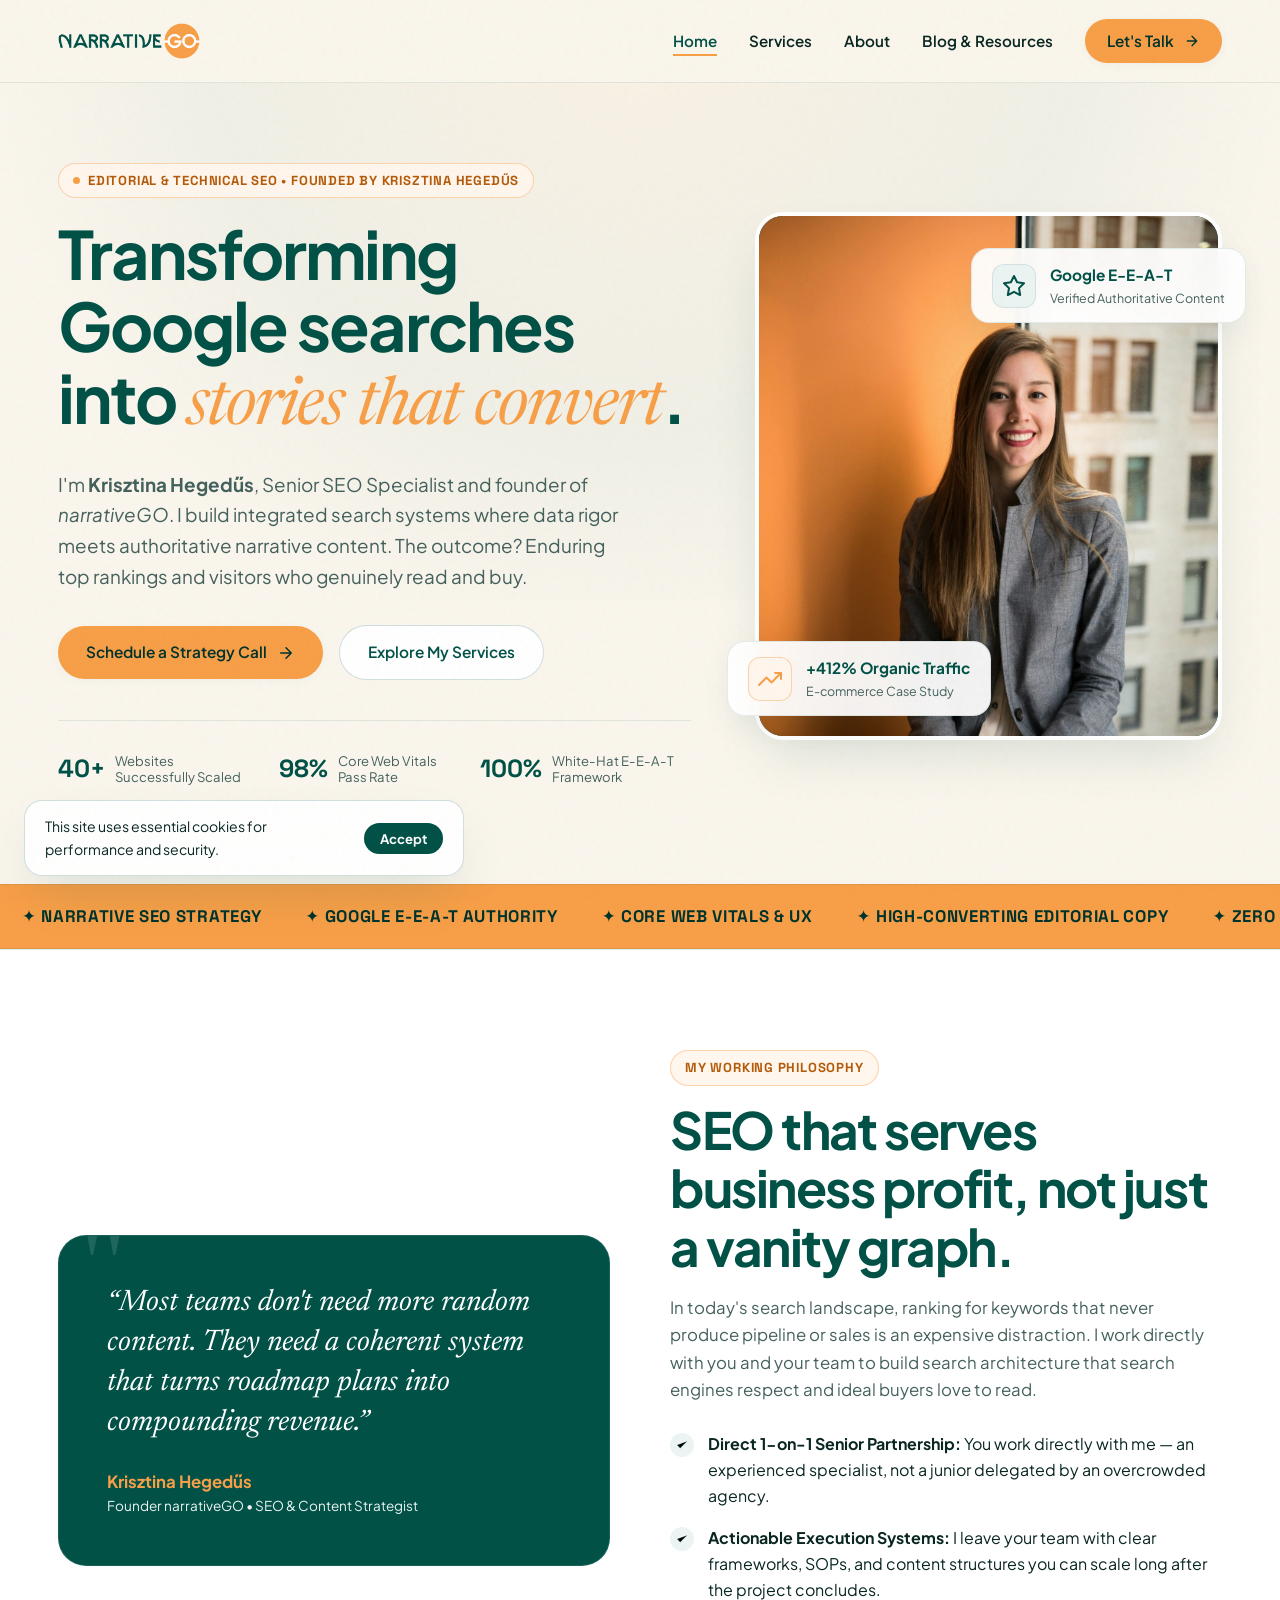
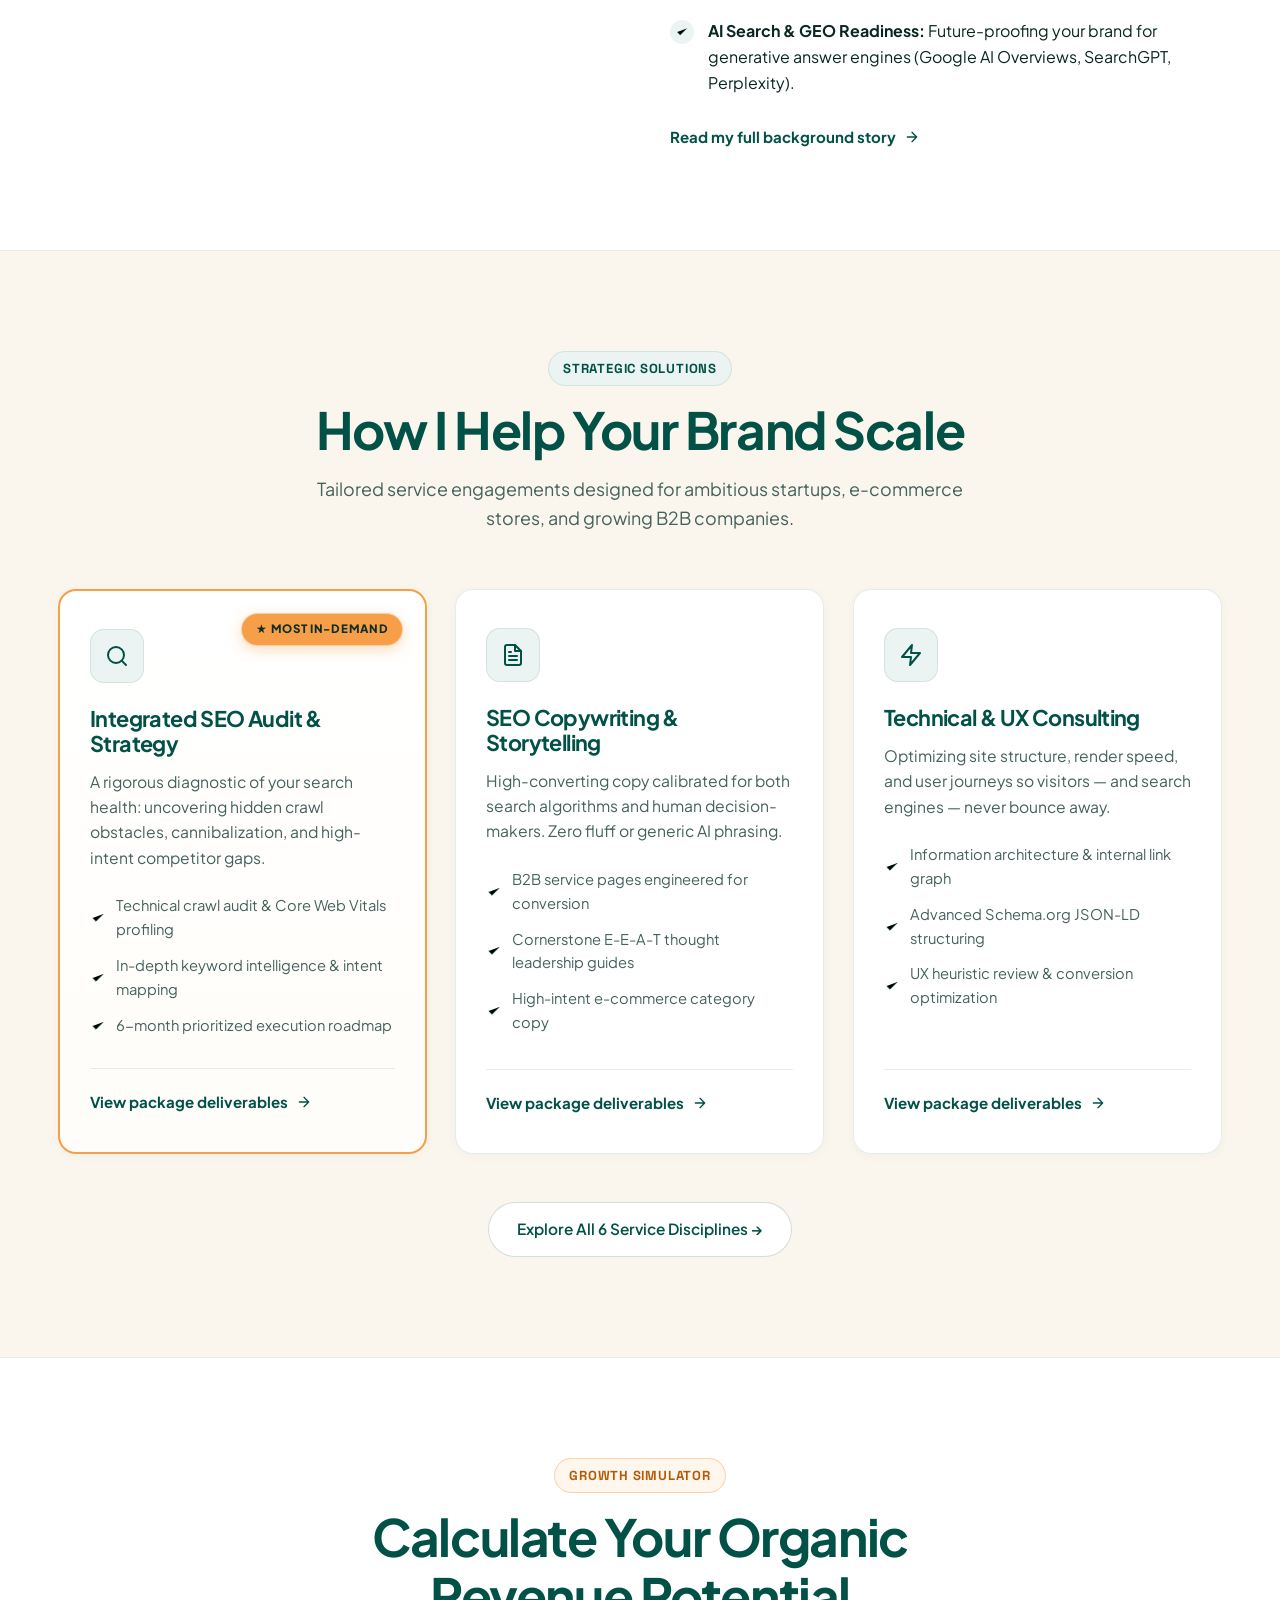
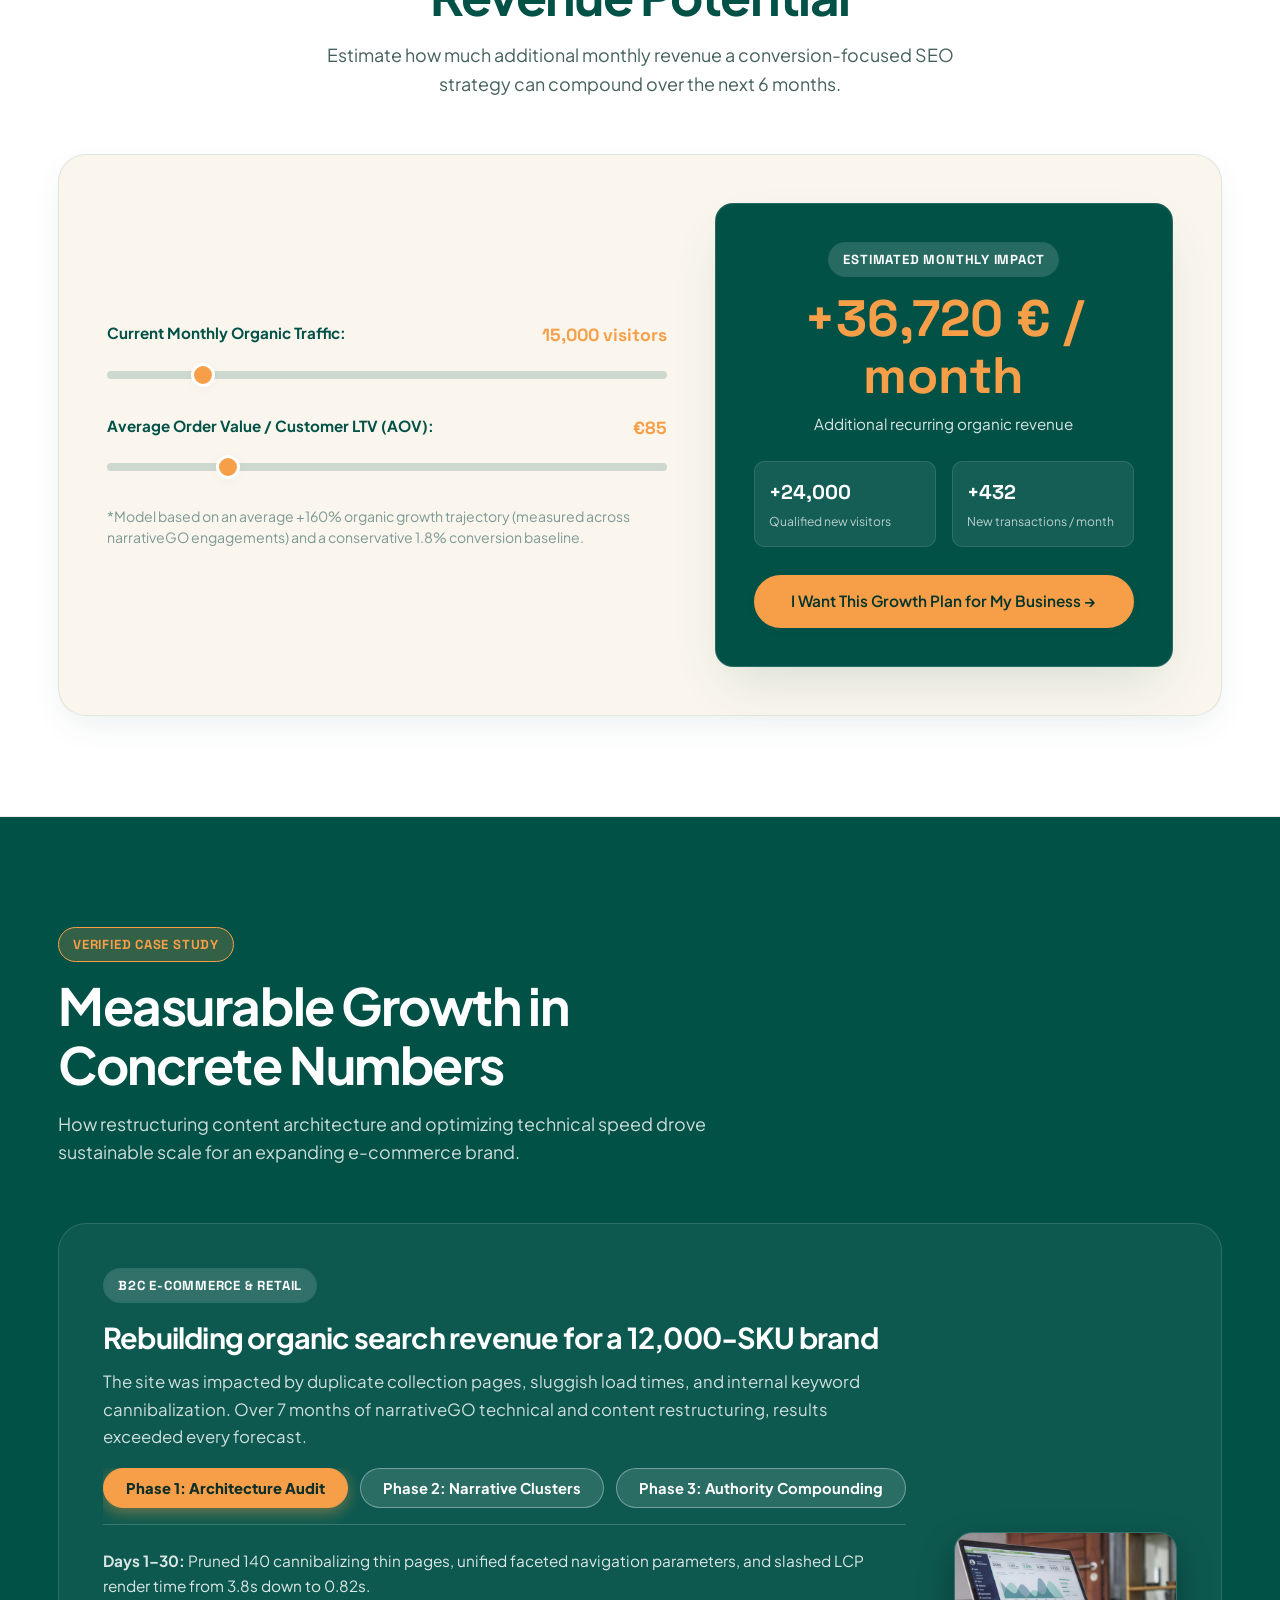
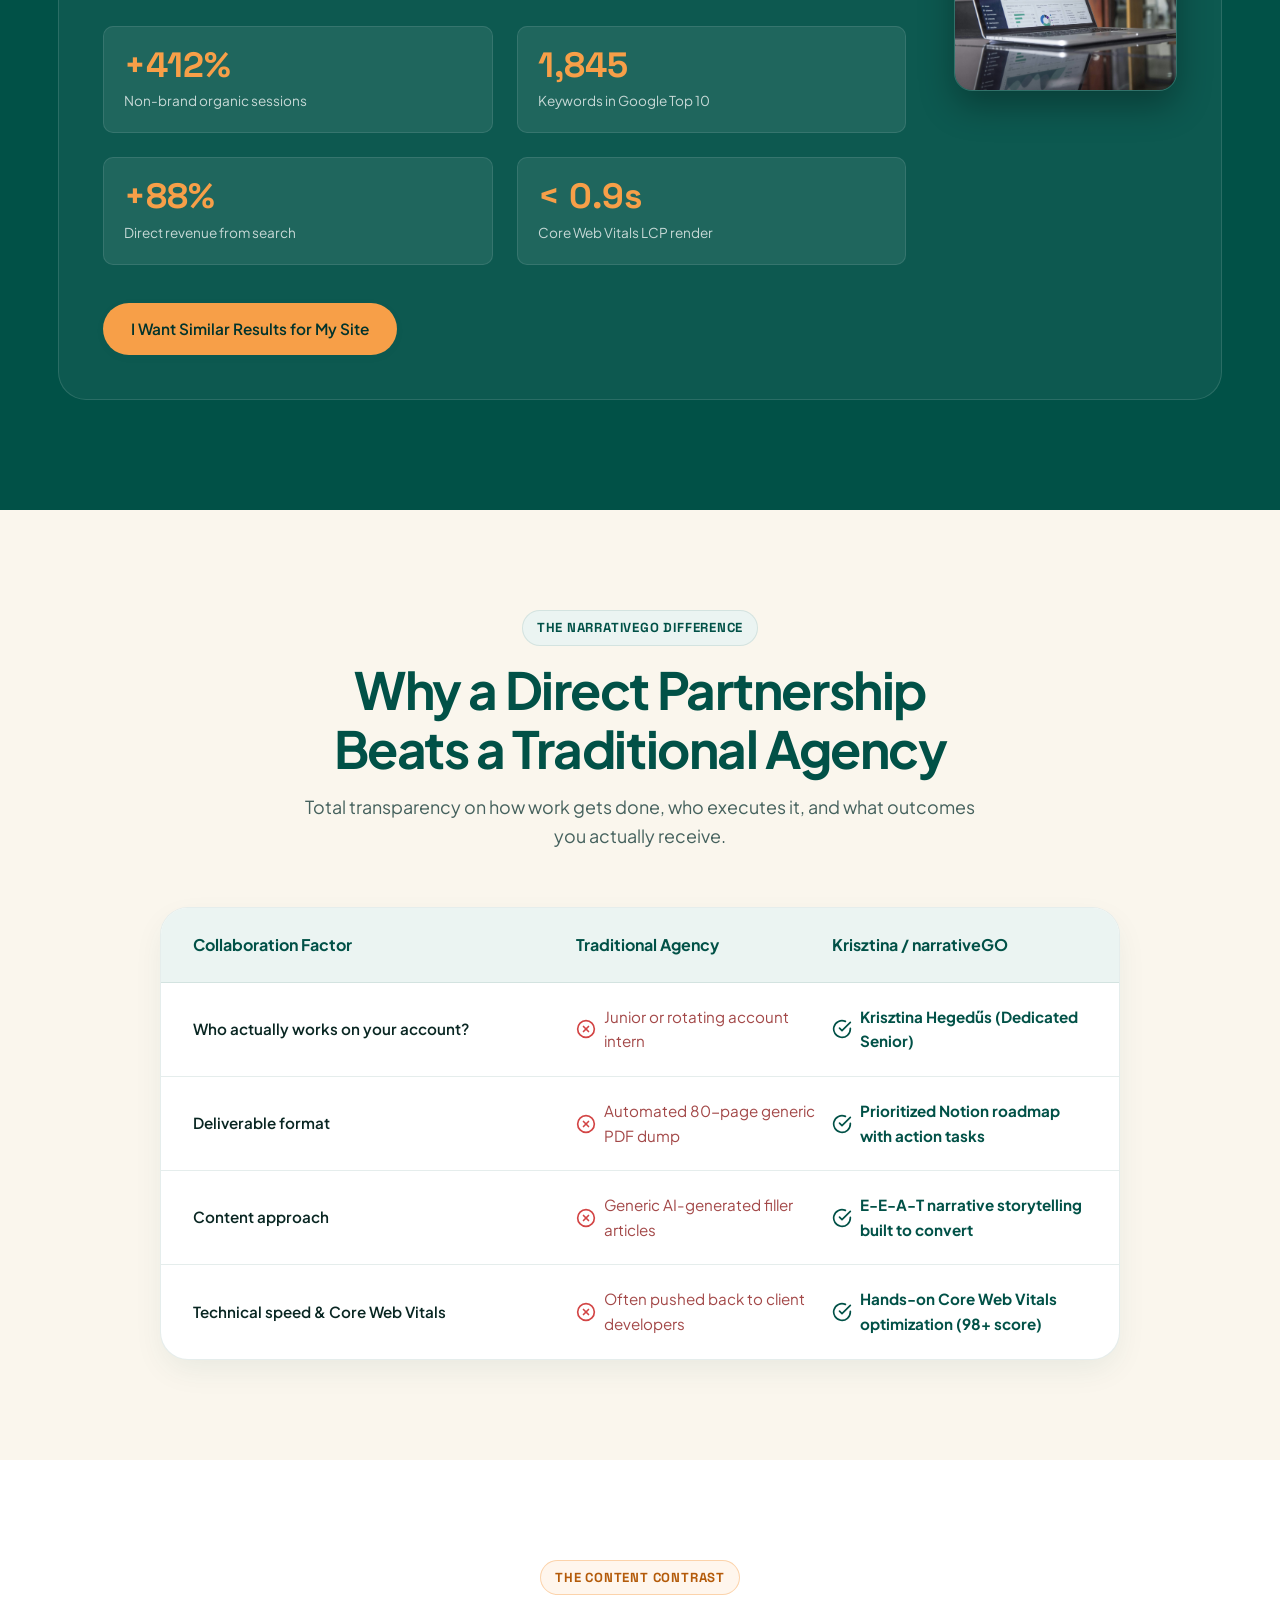
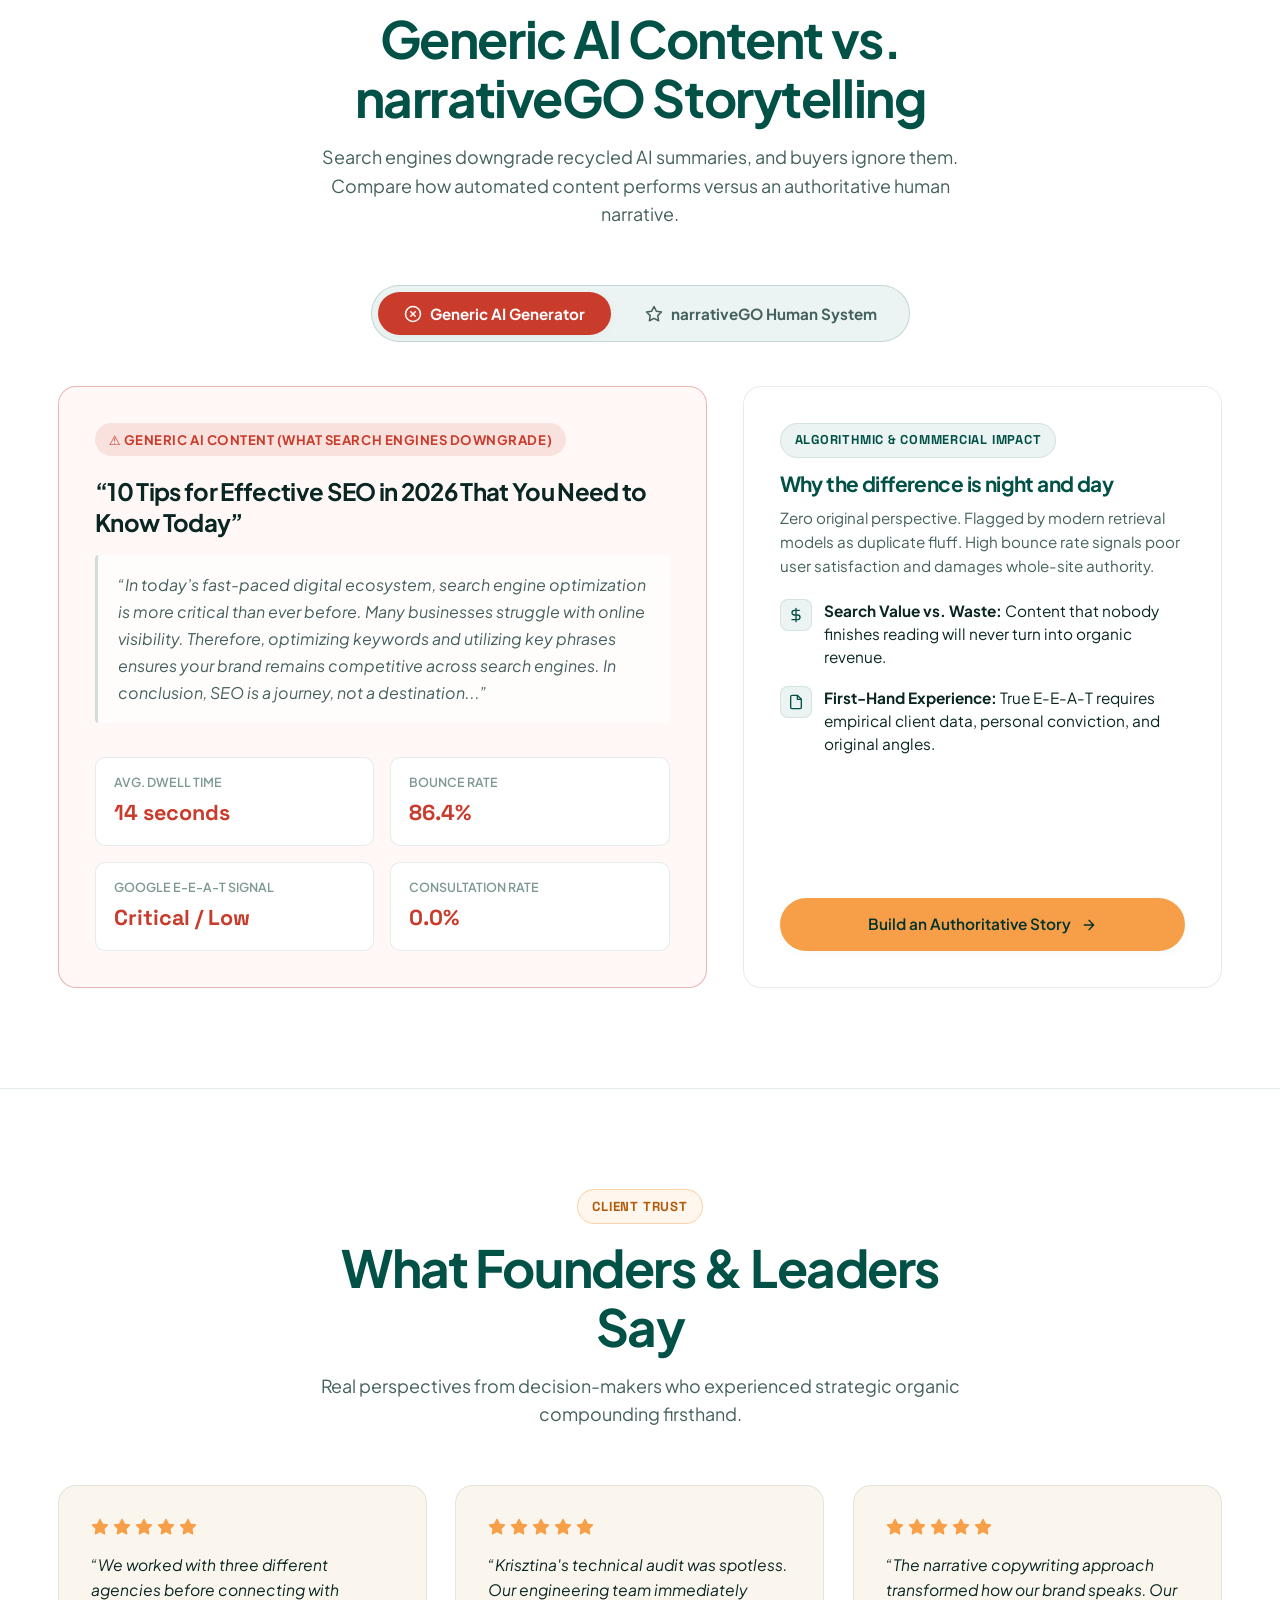
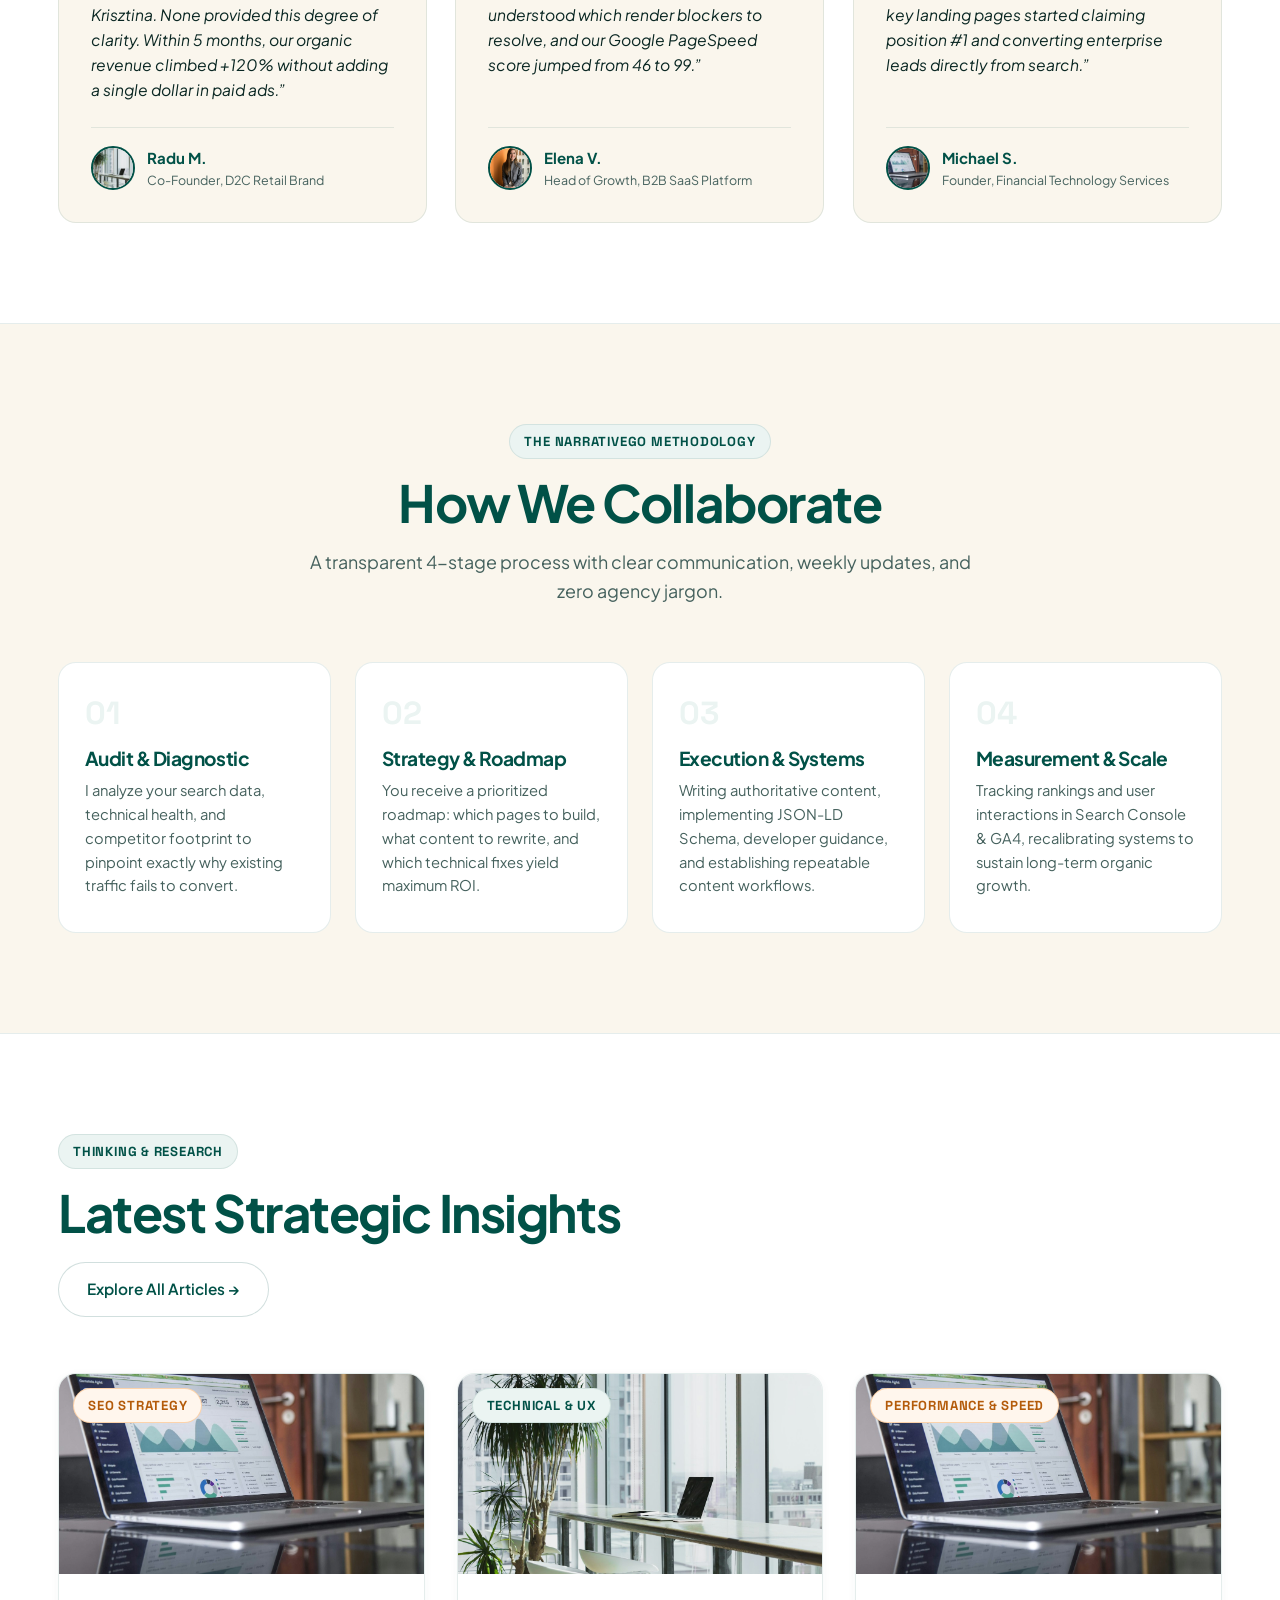
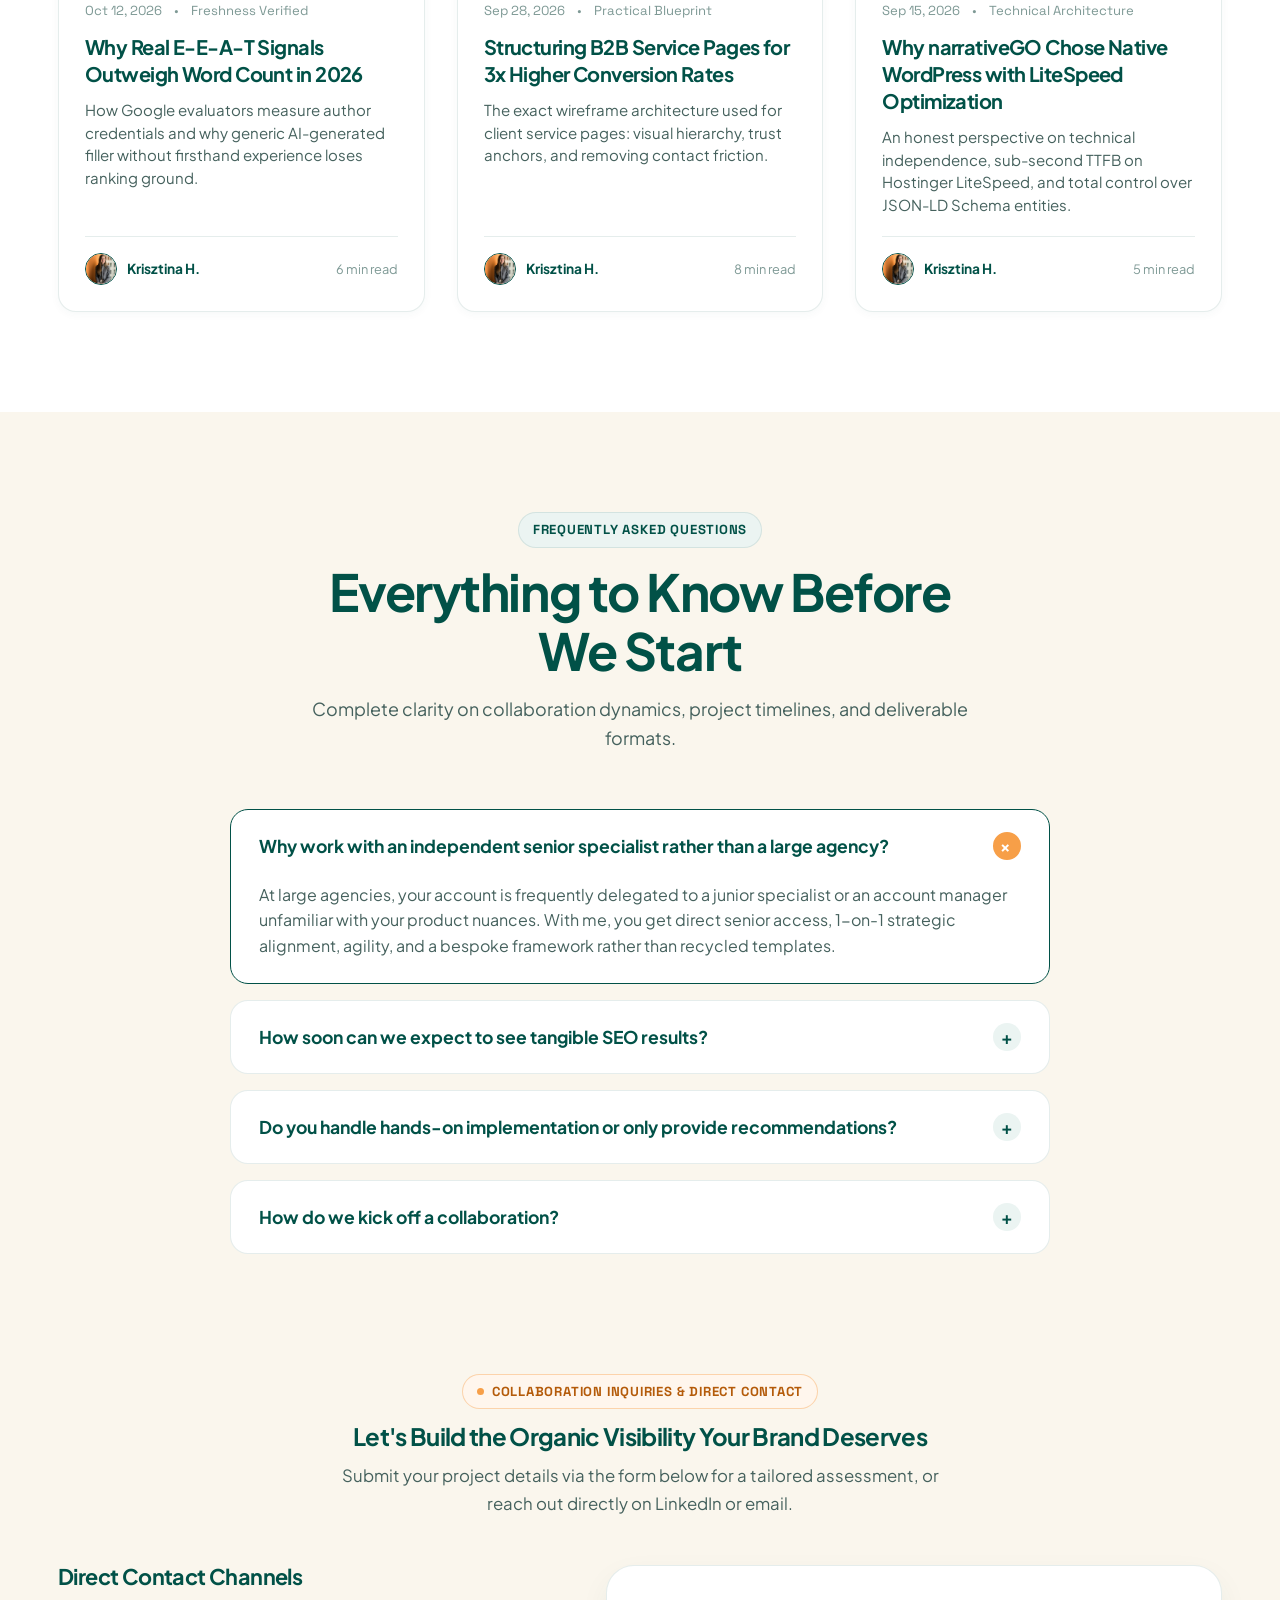
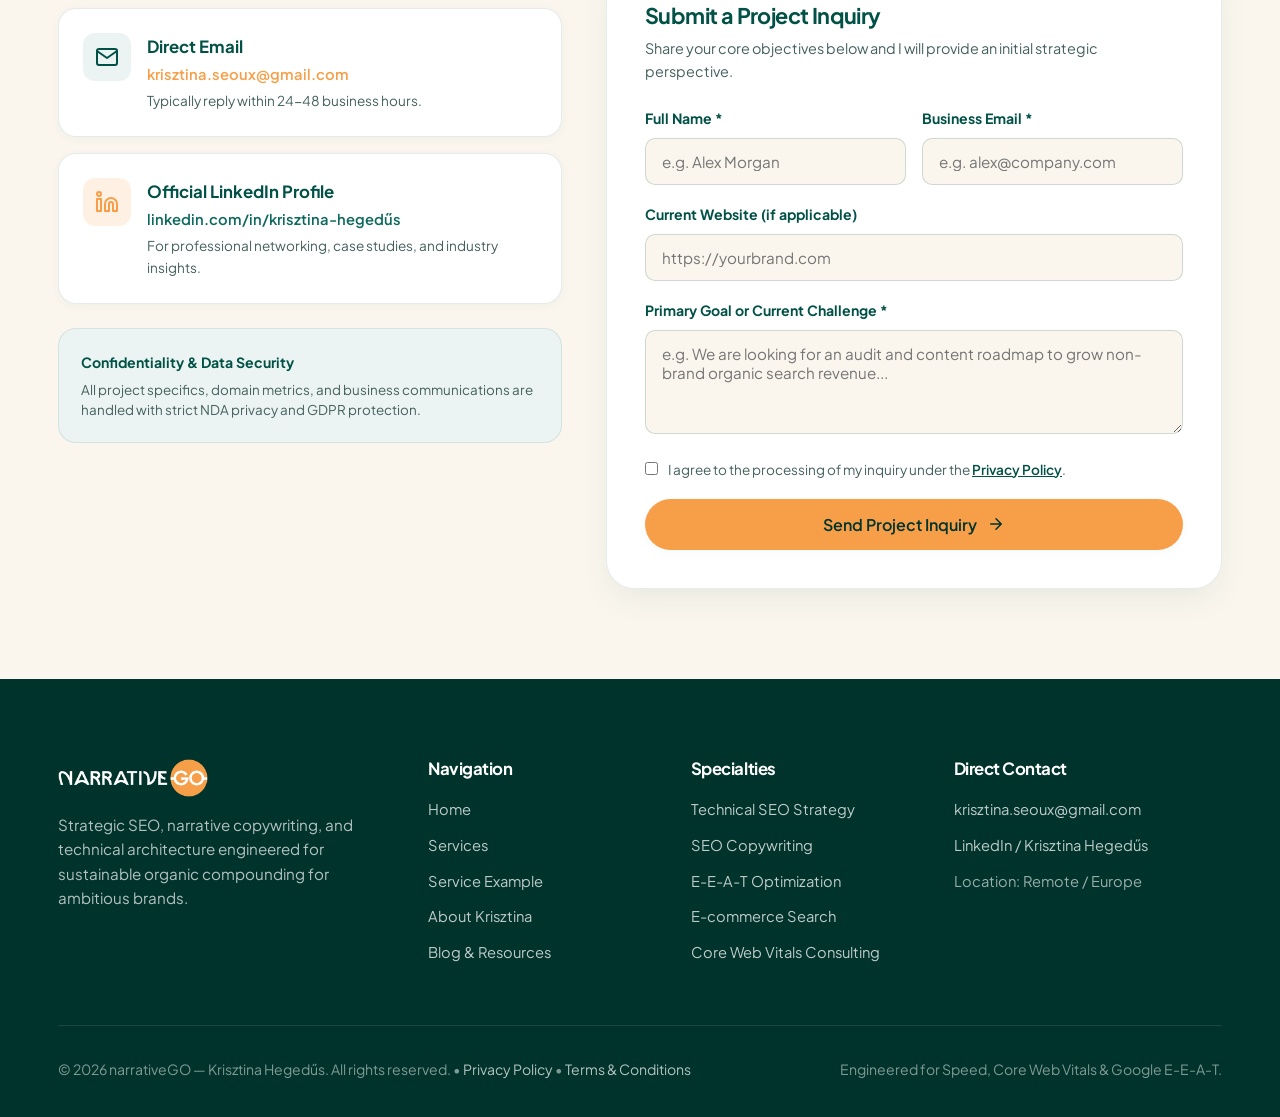
<file: index.html>
<!DOCTYPE html>
<html lang="en">
<head>
  <meta charset="UTF-8">
  <meta name="viewport" content="width=device-width, initial-scale=1.0">
  <title>Krisztina Hegedűs — SEO Strategy &amp; Content Systems | narrativeGO</title>
  <meta name="description" content="I help ambitious brands scale organic revenue through data-backed SEO strategies, narrative copywriting, and Google E-E-A-T authority. Founded by Krisztina Hegedűs.">
  <meta name="author" content="Krisztina Hegedűs">
  <link rel="canonical" href="https://narrativego.com/">

  <!-- Open Graph -->
  <meta property="og:type" content="website">
  <meta property="og:title" content="Krisztina Hegedűs — SEO Strategy &amp; Content Systems | narrativeGO">
  <meta property="og:description" content="SEO that serves the business goal, not just vanity rankings. Data-driven technical architecture and content systems that actually get executed.">
  <meta property="og:image" content="assets/img/krisztina-hegedus.jpg">

  <!-- Favicon & Stylesheet -->
  <link rel="icon" type="image/svg+xml" href="assets/img/favicon.svg">
  <link rel="stylesheet" href="assets/css/style.css?v=2.1">

  <!-- Schema.org Structured Data (Person + ProfessionalService) -->
  <script type="application/ld+json">
  {
    "@context": "https://schema.org",
    "@graph": [
      {
        "@type": "Person",
        "@id": "https://narrativego.com/#krisztina",
        "name": "Krisztina Hegedűs",
        "jobTitle": "Senior SEO & Content Strategist",
        "image": "assets/img/krisztina-hegedus.jpg",
        "sameAs": [
          "https://www.linkedin.com/in/krisztina-heged%C5%B1s/"
        ],
        "worksFor": {
          "@type": "Organization",
          "name": "narrativeGO"
        }
      },
      {
        "@type": "ProfessionalService",
        "@id": "https://narrativego.com/#service",
        "name": "narrativeGO — SEO Strategy by Krisztina Hegedűs",
        "founder": {"@id": "https://narrativego.com/#krisztina"},
        "url": "https://narrativego.com/",
        "priceRange": "$$$",
        "description": "Strategic SEO consulting, narrative copywriting, technical performance audits, and sustainable content systems."
      }
    ]
  }
  </script>
</head>
<body>
  <!-- Top Reading Progress Bar -->
  <div class="scroll-progress-bar" id="scrollProgressBar" aria-hidden="true"></div>

  <!-- HEADER / NAVIGATION -->
  <header class="site-header" id="top">
    <div class="container nav-wrapper">
      <a href="index.html" class="site-logo" aria-label="Home - narrativeGO">
        <img src="assets/img/logo.svg" alt="narrativeGO Logo">
      </a>

      <nav aria-label="Main Navigation">
        <ul class="nav-menu" id="navMenu">
          <li><a href="index.html" class="nav-link active">Home</a></li>
          <li><a href="servicii.html" class="nav-link">Services</a></li>
          <li><a href="despre-mine.html" class="nav-link">About</a></li>
          <li><a href="blog.html" class="nav-link">Blog &amp; Resources</a></li>
          <li>
            <a href="#contact" class="btn btn-primary" style="padding: 10px 22px;">
              <span>Let's Talk</span>
              <svg class="icon-svg" style="width: 16px; height: 16px;" viewBox="0 0 24 24"><path d="M5 12h14M12 5l7 7-7 7"/></svg>
            </a>
          </li>
        </ul>
      </nav>

      <button class="menu-toggle" id="menuToggle" aria-label="Open Navigation Menu" aria-expanded="false">
        <span></span><span></span><span></span>
      </button>
    </div>
  </header>

  <!-- MAIN CONTENT -->
  <main id="main-content">

    <!-- HERO SECTION -->
    <section class="hero-section">
      <div class="container hero-grid">
        <div class="hero-content">
          <div class="badge badge-orange">
            <span class="badge-dot"></span>
            Editorial &amp; Technical SEO • Founded by Krisztina Hegedűs
          </div>
          
          <h1 class="hero-title">
            Transforming Google searches into <span class="editorial-serif">stories that convert</span>.
          </h1>

          <p class="hero-desc">
            I'm <strong>Krisztina Hegedűs</strong>, Senior SEO Specialist and founder of <em>narrativeGO</em>. I build integrated search systems where data rigor meets authoritative narrative content. The outcome? Enduring top rankings and visitors who genuinely read and buy.
          </p>

          <div class="hero-actions">
            <a href="#contact" class="btn btn-primary">
              <span>Schedule a Strategy Call</span>
              <svg class="icon-svg" style="width: 18px; height: 18px;" viewBox="0 0 24 24"><path d="M5 12h14M12 5l7 7-7 7"/></svg>
            </a>
            <a href="servicii.html" class="btn btn-outline">Explore My Services</a>
          </div>

          <div class="hero-trust-bar">
            <div class="trust-item">
              <span class="trust-number" data-counter="40" data-suffix="+">40+</span>
              <span class="trust-label">Websites Successfully Scaled</span>
            </div>
            <div class="trust-item">
              <span class="trust-number" data-counter="98" data-suffix="%">98%</span>
              <span class="trust-label">Core Web Vitals Pass Rate</span>
            </div>
            <div class="trust-item">
              <span class="trust-number" data-counter="100" data-suffix="%">100%</span>
              <span class="trust-label">White-Hat E-E-A-T Framework</span>
            </div>
          </div>
        </div>

        <div class="hero-visual-wrapper">
          <div class="portrait-frame">
            <img src="assets/img/krisztina-hegedus.jpg" alt="Krisztina Hegedűs — Senior SEO & Content Strategist" loading="eager" width="600" height="750">
          </div>

          <!-- Floating Interactive Badges -->
          <div class="floating-pill pill-growth">
            <div class="icon-box icon-box-orange" style="width: 44px; height: 44px; border-radius: 12px;">
              <svg class="icon-svg" viewBox="0 0 24 24"><polyline points="23 6 13.5 15.5 8.5 10.5 1 18"/><polyline points="17 6 23 6 23 12"/></svg>
            </div>
            <div>
              <div class="pill-title">+412% Organic Traffic</div>
              <div class="pill-sub">E-commerce Case Study</div>
            </div>
          </div>

          <div class="floating-pill pill-eeat">
            <div class="icon-box" style="width: 44px; height: 44px; border-radius: 12px;">
              <svg class="icon-svg" viewBox="0 0 24 24"><polygon points="12 2 15.09 8.26 22 9.27 17 14.14 18.18 21.02 12 17.77 5.82 21.02 7 14.14 2 9.27 8.91 8.26 12 2"/></svg>
            </div>
            <div>
              <div class="pill-title">Google E-E-A-T</div>
              <div class="pill-sub">Verified Authoritative Content</div>
            </div>
          </div>
        </div>
      </div>
    </section>

    <!-- MARQUEE BANNER -->
    <div class="marquee-bar" aria-hidden="true">
      <div class="marquee-track">
        <div class="marquee-group">
          <span class="marquee-text">✦ Narrative SEO Strategy</span>
          <span class="marquee-text">✦ Google E-E-A-T Authority</span>
          <span class="marquee-text">✦ Core Web Vitals &amp; UX</span>
          <span class="marquee-text">✦ High-Converting Editorial Copy</span>
          <span class="marquee-text">✦ Zero AI Slop</span>
          <span class="marquee-text">✦ Compounding Organic Revenue</span>
        </div>
        <div class="marquee-group">
          <span class="marquee-text">✦ Narrative SEO Strategy</span>
          <span class="marquee-text">✦ Google E-E-A-T Authority</span>
          <span class="marquee-text">✦ Core Web Vitals &amp; UX</span>
          <span class="marquee-text">✦ High-Converting Editorial Copy</span>
          <span class="marquee-text">✦ Zero AI Slop</span>
          <span class="marquee-text">✦ Compounding Organic Revenue</span>
        </div>
      </div>
    </div>

    <!-- PERSONAL BRAND PHILOSOPHY / ABOUT TEASER -->
    <section class="about-teaser">
      <div class="container about-grid-lead">
        <div class="quote-box">
          <p class="quote-text">
            “Most teams don't need more random content. They need a coherent system that turns roadmap plans into compounding revenue.”
          </p>
          <div class="quote-author">
            <div>
              <div class="author-sig">Krisztina Hegedűs</div>
              <div class="author-role">Founder narrativeGO • SEO &amp; Content Strategist</div>
            </div>
          </div>
        </div>

        <div>
          <div class="badge badge-orange">My Working Philosophy</div>
          <h2 class="section-title">SEO that serves business profit, not just a vanity graph.</h2>
          <p style="margin-top: 18px;">
            In today's search landscape, ranking for keywords that never produce pipeline or sales is an expensive distraction. I work directly with you and your team to build search architecture that search engines respect and ideal buyers love to read.
          </p>
          
          <div class="about-bullets">
            <div class="bullet-item">
              <div class="bullet-check">
                <svg viewBox="0 0 24 24"><polyline points="20 6 9 17 4 12"/></svg>
              </div>
              <div>
                <strong>Direct 1-on-1 Senior Partnership:</strong> You work directly with me — an experienced specialist, not a junior delegated by an overcrowded agency.
              </div>
            </div>
            <div class="bullet-item">
              <div class="bullet-check">
                <svg viewBox="0 0 24 24"><polyline points="20 6 9 17 4 12"/></svg>
              </div>
              <div>
                <strong>Actionable Execution Systems:</strong> I leave your team with clear frameworks, SOPs, and content structures you can scale long after the project concludes.
              </div>
            </div>
            <div class="bullet-item">
              <div class="bullet-check">
                <svg viewBox="0 0 24 24"><polyline points="20 6 9 17 4 12"/></svg>
              </div>
              <div>
                <strong>AI Search &amp; GEO Readiness:</strong> Future-proofing your brand for generative answer engines (Google AI Overviews, SearchGPT, Perplexity).
              </div>
            </div>
          </div>

          <a href="despre-mine.html" class="link-arrow">
            <span>Read my full background story</span>
            <svg class="icon-svg" style="width: 16px; height: 16px;" viewBox="0 0 24 24"><path d="M5 12h14M12 5l7 7-7 7"/></svg>
          </a>
        </div>
      </div>
    </section>

    <!-- SERVICES OVERVIEW -->
    <section class="services-section" id="servicii">
      <div class="container">
        <div class="section-header text-center">
          <div class="badge badge-teal">Strategic Solutions</div>
          <h2 class="section-title">How I Help Your Brand Scale</h2>
          <p class="section-subtitle">
            Tailored service engagements designed for ambitious startups, e-commerce stores, and growing B2B companies.
          </p>
        </div>

        <div class="services-grid">
          <!-- Service 1 -->
          <div class="service-card featured spotlight-card reveal-on-scroll">
            <span class="badge badge-orange service-featured-badge">★ Most In-Demand</span>
            <div>
              <div class="service-icon-wrap">
                <div class="icon-box">
                  <svg class="icon-svg" viewBox="0 0 24 24"><circle cx="11" cy="11" r="8"/><line x1="21" y1="21" x2="16.65" y2="16.65"/></svg>
                </div>
              </div>
              <h3 class="service-title">Integrated SEO Audit &amp; Strategy</h3>
              <p class="service-desc">
                A rigorous diagnostic of your search health: uncovering hidden crawl obstacles, cannibalization, and high-intent competitor gaps.
              </p>
              <ul class="service-features-list">
                <li>
                  <svg viewBox="0 0 24 24"><polyline points="20 6 9 17 4 12"/></svg>
                  <span>Technical crawl audit &amp; Core Web Vitals profiling</span>
                </li>
                <li>
                  <svg viewBox="0 0 24 24"><polyline points="20 6 9 17 4 12"/></svg>
                  <span>In-depth keyword intelligence &amp; intent mapping</span>
                </li>
                <li>
                  <svg viewBox="0 0 24 24"><polyline points="20 6 9 17 4 12"/></svg>
                  <span>6-month prioritized execution roadmap</span>
                </li>
              </ul>
            </div>
            <div class="service-card-footer">
              <a href="serviciu-template.html" class="link-arrow">
                <span>View package deliverables</span>
                <svg class="icon-svg" style="width: 16px; height: 16px;" viewBox="0 0 24 24"><path d="M5 12h14M12 5l7 7-7 7"/></svg>
              </a>
            </div>
          </div>

          <!-- Service 2 -->
          <div class="service-card spotlight-card reveal-on-scroll">
            <div>
              <div class="service-icon-wrap">
                <div class="icon-box">
                  <svg class="icon-svg" viewBox="0 0 24 24"><path d="M14 2H6a2 2 0 0 0-2 2v16a2 2 0 0 0 2 2h12a2 2 0 0 0 2-2V8z"/><polyline points="14 2 14 8 20 8"/><line x1="16" y1="13" x2="8" y2="13"/><line x1="16" y1="17" x2="8" y2="17"/><polyline points="10 9 9 9 8 9"/></svg>
                </div>
              </div>
              <h3 class="service-title">SEO Copywriting &amp; Storytelling</h3>
              <p class="service-desc">
                High-converting copy calibrated for both search algorithms and human decision-makers. Zero fluff or generic AI phrasing.
              </p>
              <ul class="service-features-list">
                <li>
                  <svg viewBox="0 0 24 24"><polyline points="20 6 9 17 4 12"/></svg>
                  <span>B2B service pages engineered for conversion</span>
                </li>
                <li>
                  <svg viewBox="0 0 24 24"><polyline points="20 6 9 17 4 12"/></svg>
                  <span>Cornerstone E-E-A-T thought leadership guides</span>
                </li>
                <li>
                  <svg viewBox="0 0 24 24"><polyline points="20 6 9 17 4 12"/></svg>
                  <span>High-intent e-commerce category copy</span>
                </li>
              </ul>
            </div>
            <div class="service-card-footer">
              <a href="serviciu-template.html" class="link-arrow">
                <span>View package deliverables</span>
                <svg class="icon-svg" style="width: 16px; height: 16px;" viewBox="0 0 24 24"><path d="M5 12h14M12 5l7 7-7 7"/></svg>
              </a>
            </div>
          </div>

          <!-- Service 3 -->
          <div class="service-card spotlight-card reveal-on-scroll">
            <div>
              <div class="service-icon-wrap">
                <div class="icon-box">
                  <svg class="icon-svg" viewBox="0 0 24 24"><polygon points="13 2 3 14 12 14 11 22 21 10 12 10 13 2"/></svg>
                </div>
              </div>
              <h3 class="service-title">Technical &amp; UX Consulting</h3>
              <p class="service-desc">
                Optimizing site structure, render speed, and user journeys so visitors — and search engines — never bounce away.
              </p>
              <ul class="service-features-list">
                <li>
                  <svg viewBox="0 0 24 24"><polyline points="20 6 9 17 4 12"/></svg>
                  <span>Information architecture &amp; internal link graph</span>
                </li>
                <li>
                  <svg viewBox="0 0 24 24"><polyline points="20 6 9 17 4 12"/></svg>
                  <span>Advanced Schema.org JSON-LD structuring</span>
                </li>
                <li>
                  <svg viewBox="0 0 24 24"><polyline points="20 6 9 17 4 12"/></svg>
                  <span>UX heuristic review &amp; conversion optimization</span>
                </li>
              </ul>
            </div>
            <div class="service-card-footer">
              <a href="serviciu-template.html" class="link-arrow">
                <span>View package deliverables</span>
                <svg class="icon-svg" style="width: 16px; height: 16px;" viewBox="0 0 24 24"><path d="M5 12h14M12 5l7 7-7 7"/></svg>
              </a>
            </div>
          </div>
        </div>

        <div style="text-align: center; margin-top: 48px;">
          <a href="servicii.html" class="btn btn-outline">Explore All 6 Service Disciplines &rarr;</a>
        </div>
      </div>
    </section>

    <!-- INTERACTIVE SEO ROI & GROWTH SIMULATOR -->
    <section class="calculator-section">
      <div class="container">
        <div class="section-header text-center">
          <div class="badge badge-orange">Growth Simulator</div>
          <h2 class="section-title">Calculate Your Organic Revenue Potential</h2>
          <p class="section-subtitle">
            Estimate how much additional monthly revenue a conversion-focused SEO strategy can compound over the next 6 months.
          </p>
        </div>

        <div class="calc-wrapper">
          <div class="calc-controls">
            <div class="calc-slider-group">
              <label for="calcTraffic">
                <span>Current Monthly Organic Traffic:</span>
                <span class="calc-slider-value" id="valTraffic">15,000 visitors</span>
              </label>
              <input type="range" id="calcTraffic" class="calc-range" min="3000" max="80000" step="1000" value="15000">
            </div>

            <div class="calc-slider-group">
              <label for="calcOrderVal">
                <span>Average Order Value / Customer LTV (AOV):</span>
                <span class="calc-slider-value" id="valOrderVal">€85</span>
              </label>
              <input type="range" id="calcOrderVal" class="calc-range" min="30" max="300" step="5" value="85">
            </div>

            <p style="font-size: 0.88rem; color: var(--text-light); line-height: 1.5;">
              *Model based on an average +160% organic growth trajectory (measured across narrativeGO engagements) and a conservative 1.8% conversion baseline.
            </p>
          </div>

          <div class="calc-results-card">
            <span class="badge badge-teal" style="background: rgba(255,255,255,0.15); color: #fff;">Estimated Monthly Impact</span>
            <div class="calc-revenue-highlight" id="calcRevenueOutput">+€36,720 / mo</div>
            <div style="font-size: 0.95rem; color: rgba(255,255,255,0.85);">Additional recurring organic revenue</div>

            <div class="calc-results-grid">
              <div class="calc-mini-stat">
                <div class="calc-mini-val" id="calcNewVisits">+24,000</div>
                <div class="calc-mini-label">Qualified new visitors</div>
              </div>
              <div class="calc-mini-stat">
                <div class="calc-mini-val" id="calcNewOrders">+432</div>
                <div class="calc-mini-label">New transactions / month</div>
              </div>
            </div>

            <a href="#contact" class="btn btn-primary" style="width: 100%;">I Want This Growth Plan for My Business &rarr;</a>
          </div>
        </div>
      </div>
    </section>

    <!-- CASE STUDY & PROOF -->
    <section class="results-section">
      <div class="container">
        <div class="section-header">
          <div class="badge badge-orange" style="background: rgba(247, 159, 72, 0.2); color: var(--orange-accent); border-color: var(--orange-accent);">Verified Case Study</div>
          <h2 class="section-title">Measurable Growth in Concrete Numbers</h2>
          <p class="section-subtitle">
            How restructuring content architecture and optimizing technical speed drove sustainable scale for an expanding e-commerce brand.
          </p>
        </div>

        <div class="case-study-showcase">
          <div>
            <div class="badge badge-teal" style="background: rgba(255,255,255,0.15); color: #fff;">B2C E-commerce &amp; Retail</div>
            <h3 class="case-study-title" style="color: #fff; margin: 18px 0 14px;">Rebuilding organic search revenue for a 12,000-SKU brand</h3>
            <p style="color: rgba(255,255,255,0.8); font-size: 1.05rem; margin-bottom: 18px;">
              The site was impacted by duplicate collection pages, sluggish load times, and internal keyword cannibalization. Over 7 months of narrativeGO technical and content restructuring, results exceeded every forecast.
            </p>

            <!-- Interactive Milestone Stepper -->
            <div class="milestone-stepper" role="tablist">
              <button class="milestone-btn active" data-milestone="phase1">Phase 1: Architecture Audit</button>
              <button class="milestone-btn" data-milestone="phase2">Phase 2: Narrative Clusters</button>
              <button class="milestone-btn" data-milestone="phase3">Phase 3: Authority Compounding</button>
            </div>

            <div class="milestone-panel active" id="phase1">
              <p style="color: rgba(255,255,255,0.85); font-size: 0.96rem; margin-bottom: 20px; line-height: 1.6;">
                <strong>Days 1–30:</strong> Pruned 140 cannibalizing thin pages, unified faceted navigation parameters, and slashed LCP render time from 3.8s down to 0.82s.
              </p>
            </div>

            <div class="milestone-panel" id="phase2">
              <p style="color: rgba(255,255,255,0.85); font-size: 0.96rem; margin-bottom: 20px; line-height: 1.6;">
                <strong>Months 2–4:</strong> Deployed 12 high-intent narrative buyer hubs with expert quotes and comparison tables, claiming 840+ new first-page rankings.
              </p>
            </div>

            <div class="milestone-panel" id="phase3">
              <p style="color: rgba(255,255,255,0.85); font-size: 0.96rem; margin-bottom: 20px; line-height: 1.6;">
                <strong>Months 5–7:</strong> Compounding organic equity reached +412% non-brand traffic, delivering €42,000+ monthly recurring organic transactions without paid ad spend.
              </p>
            </div>

            <div class="case-metrics-grid">
              <div class="metric-card">
                <div class="metric-value">+412%</div>
                <div class="metric-label">Non-brand organic sessions</div>
              </div>
              <div class="metric-card">
                <div class="metric-value">1,845</div>
                <div class="metric-label">Keywords in Google Top 10</div>
              </div>
              <div class="metric-card">
                <div class="metric-value">+88%</div>
                <div class="metric-label">Direct revenue from search</div>
              </div>
              <div class="metric-card">
                <div class="metric-value">&lt; 0.9s</div>
                <div class="metric-label">Core Web Vitals LCP render</div>
              </div>
            </div>

            <a href="#contact" class="btn btn-primary" style="margin-top: 10px;">I Want Similar Results for My Site</a>
          </div>

          <div class="case-image-box">
            <img src="assets/img/seo-case-study.jpg" alt="Real search growth performance metrics" loading="lazy" width="600" height="340">
          </div>
        </div>
      </div>
    </section>

    <!-- COMPARISON TABLE: AGENCY VS NARRATIVEGO -->
    <section class="comparison-section">
      <div class="container">
        <div class="section-header text-center">
          <div class="badge badge-teal">The narrativeGO Difference</div>
          <h2 class="section-title">Why a Direct Partnership Beats a Traditional Agency</h2>
          <p class="section-subtitle">
            Total transparency on how work gets done, who executes it, and what outcomes you actually receive.
          </p>
        </div>

        <div class="comparison-table-wrapper">
          <div class="comparison-header">
            <div>Collaboration Factor</div>
            <div>Traditional Agency</div>
            <div>Krisztina / narrativeGO</div>
          </div>

          <div class="comparison-row">
            <div class="comp-feature">Who actually works on your account?</div>
            <div class="comp-agency">
              <svg class="icon-svg comp-icon-bad" viewBox="0 0 24 24"><circle cx="12" cy="12" r="10"/><line x1="15" y1="9" x2="9" y2="15"/><line x1="9" y1="9" x2="15" y2="15"/></svg>
              <span>Junior or rotating account intern</span>
            </div>
            <div class="comp-narrative">
              <svg class="icon-svg comp-icon-good" viewBox="0 0 24 24"><path d="M22 11.08V12a10 10 0 1 1-5.93-9.14"/><polyline points="22 4 12 14.01 9 11.01"/></svg>
              <span>Krisztina Hegedűs (Dedicated Senior)</span>
            </div>
          </div>

          <div class="comparison-row">
            <div class="comp-feature">Deliverable format</div>
            <div class="comp-agency">
              <svg class="icon-svg comp-icon-bad" viewBox="0 0 24 24"><circle cx="12" cy="12" r="10"/><line x1="15" y1="9" x2="9" y2="15"/><line x1="9" y1="9" x2="15" y2="15"/></svg>
              <span>Automated 80-page generic PDF dump</span>
            </div>
            <div class="comp-narrative">
              <svg class="icon-svg comp-icon-good" viewBox="0 0 24 24"><path d="M22 11.08V12a10 10 0 1 1-5.93-9.14"/><polyline points="22 4 12 14.01 9 11.01"/></svg>
              <span>Prioritized Notion roadmap with action tasks</span>
            </div>
          </div>

          <div class="comparison-row">
            <div class="comp-feature">Content approach</div>
            <div class="comp-agency">
              <svg class="icon-svg comp-icon-bad" viewBox="0 0 24 24"><circle cx="12" cy="12" r="10"/><line x1="15" y1="9" x2="9" y2="15"/><line x1="9" y1="9" x2="15" y2="15"/></svg>
              <span>Generic AI-generated filler articles</span>
            </div>
            <div class="comp-narrative">
              <svg class="icon-svg comp-icon-good" viewBox="0 0 24 24"><path d="M22 11.08V12a10 10 0 1 1-5.93-9.14"/><polyline points="22 4 12 14.01 9 11.01"/></svg>
              <span>E-E-A-T narrative storytelling built to convert</span>
            </div>
          </div>

          <div class="comparison-row">
            <div class="comp-feature">Technical speed &amp; Core Web Vitals</div>
            <div class="comp-agency">
              <svg class="icon-svg comp-icon-bad" viewBox="0 0 24 24"><circle cx="12" cy="12" r="10"/><line x1="15" y1="9" x2="9" y2="15"/><line x1="9" y1="9" x2="15" y2="15"/></svg>
              <span>Often pushed back to client developers</span>
            </div>
            <div class="comp-narrative">
              <svg class="icon-svg comp-icon-good" viewBox="0 0 24 24"><path d="M22 11.08V12a10 10 0 1 1-5.93-9.14"/><polyline points="22 4 12 14.01 9 11.01"/></svg>
              <span>Hands-on Core Web Vitals optimization (98+ score)</span>
            </div>
          </div>
        </div>
      </div>
    </section>

    <!-- INTERACTIVE CONTENT CONTRAST SPLIT SHOWCASE (ANTI-AI PHILOSOPHY) -->
    <section class="contrast-section" id="anti-ai-philosophy">
      <div class="container">
        <div class="section-header text-center reveal-on-scroll">
          <div class="badge badge-orange">The Content Contrast</div>
          <h2 class="section-title">Generic AI Content vs. narrativeGO Storytelling</h2>
          <p class="section-subtitle">
            Search engines downgrade recycled AI summaries, and buyers ignore them. Compare how automated content performs versus an authoritative human narrative.
          </p>
        </div>

        <div class="contrast-toggle-wrap reveal-on-scroll">
          <div class="contrast-toggle" role="tablist">
            <button class="contrast-btn active is-ai" id="contrastBtnAi" role="tab" aria-selected="true">
              <svg class="icon-svg" style="width: 18px; height: 18px;" viewBox="0 0 24 24"><circle cx="12" cy="12" r="10"/><line x1="15" y1="9" x2="9" y2="15"/><line x1="9" y1="9" x2="15" y2="15"/></svg>
              <span>Generic AI Generator</span>
            </button>
            <button class="contrast-btn" id="contrastBtnHuman" role="tab" aria-selected="false">
              <svg class="icon-svg" style="width: 18px; height: 18px;" viewBox="0 0 24 24"><polygon points="12 2 15.09 8.26 22 9.27 17 14.14 18.18 21.02 12 17.77 5.82 21.02 7 14.14 2 9.27 8.91 8.26 12 2"/></svg>
              <span>narrativeGO Human System</span>
            </button>
          </div>
        </div>

        <div class="contrast-display-grid reveal-on-scroll">
          <!-- Article Simulation Panel -->
          <div class="contrast-preview-panel panel-ai spotlight-card" id="contrastPreviewPanel">
            <div>
              <div class="contrast-badge-status badge-status-bad" id="contrastBadgeStatus">
                ⚠️ Generic AI Content (What Search Engines Downgrade)
              </div>
              <h3 class="contrast-title" id="contrastTitle">
                “10 Tips for Effective SEO in 2026 That You Need to Know Today”
              </h3>
              <div class="contrast-body" id="contrastBody">
                “In today’s fast-paced digital ecosystem, search engine optimization is more critical than ever before. Many businesses struggle with online visibility. Therefore, optimizing keywords and utilizing key phrases ensures your brand remains competitive across search engines. In conclusion, SEO is a journey, not a destination...”
              </div>
            </div>

            <div>
              <div class="contrast-meta-box">
                <div class="meta-chip">
                  <div class="meta-chip-label">Avg. Dwell Time</div>
                  <div class="meta-chip-val val-bad" id="contrastDwellTime">14 seconds</div>
                </div>
                <div class="meta-chip">
                  <div class="meta-chip-label">Bounce Rate</div>
                  <div class="meta-chip-val val-bad" id="contrastBounceRate">86.4%</div>
                </div>
                <div class="meta-chip">
                  <div class="meta-chip-label">Google E-E-A-T Signal</div>
                  <div class="meta-chip-val val-bad" id="contrastEeatScore">Critical / Low</div>
                </div>
                <div class="meta-chip">
                  <div class="meta-chip-label">Consultation Rate</div>
                  <div class="meta-chip-val val-bad" id="contrastConvRate">0.0%</div>
                </div>
              </div>
            </div>
          </div>

          <!-- Impact Breakdown Panel -->
          <div class="contrast-breakdown-panel spotlight-card">
            <div>
              <div class="badge badge-teal" style="font-size: 0.8rem;">Algorithmic &amp; Commercial Impact</div>
              <h4 style="font-size: 1.3rem; margin: 14px 0 10px; color: var(--teal-primary);">Why the difference is night and day</h4>
              <p style="font-size: 0.95rem; color: var(--text-muted); line-height: 1.6;" id="contrastVerdict">
                Zero original perspective. Flagged by modern retrieval models as duplicate fluff. High bounce rate signals poor user satisfaction and damages whole-site authority.
              </p>

              <div class="breakdown-list">
                <div class="breakdown-item">
                  <div class="icon-box" style="width: 32px; height: 32px; border-radius: 8px; flex-shrink: 0;">
                    <svg class="icon-svg" style="width: 16px; height: 16px;" viewBox="0 0 24 24"><path d="M12 2v20M17 5H9.5a3.5 3.5 0 0 0 0 7h5a3.5 3.5 0 0 1 0 7H6"/></svg>
                  </div>
                  <div>
                    <strong>Search Value vs. Waste:</strong> Content that nobody finishes reading will never turn into organic revenue.
                  </div>
                </div>
                <div class="breakdown-item">
                  <div class="icon-box" style="width: 32px; height: 32px; border-radius: 8px; flex-shrink: 0;">
                    <svg class="icon-svg" style="width: 16px; height: 16px;" viewBox="0 0 24 24"><path d="M14 2H6a2 2 0 0 0-2 2v16a2 2 0 0 0 2 2h12a2 2 0 0 0 2-2V8z"/><polyline points="14 2 14 8 20 8"/></svg>
                  </div>
                  <div>
                    <strong>First-Hand Experience:</strong> True E-E-A-T requires empirical client data, personal conviction, and original angles.
                  </div>
                </div>
              </div>
            </div>

            <a href="#contact" class="btn btn-primary" style="margin-top: 20px;">
              <span>Build an Authoritative Story</span>
              <svg class="icon-svg" style="width: 16px; height: 16px;" viewBox="0 0 24 24"><path d="M5 12h14M12 5l7 7-7 7"/></svg>
            </a>
          </div>
        </div>
      </div>
    </section>

    <!-- TESTIMONIALS & SOCIAL PROOF CARDS -->
    <section class="testimonials-section">
      <div class="container">
        <div class="section-header text-center">
          <div class="badge badge-orange">Client Trust</div>
          <h2 class="section-title">What Founders &amp; Leaders Say</h2>
          <p class="section-subtitle">Real perspectives from decision-makers who experienced strategic organic compounding firsthand.</p>
        </div>

        <div class="testimonials-grid">
          <div class="testimonial-card spotlight-card reveal-on-scroll">
            <div>
              <div class="stars-row">
                <svg class="icon-svg" style="width: 18px; height: 18px; fill: var(--orange-accent); stroke: var(--orange-accent);" viewBox="0 0 24 24"><polygon points="12 2 15.09 8.26 22 9.27 17 14.14 18.18 21.02 12 17.77 5.82 21.02 7 14.14 2 9.27 8.91 8.26 12 2"/></svg>
                <svg class="icon-svg" style="width: 18px; height: 18px; fill: var(--orange-accent); stroke: var(--orange-accent);" viewBox="0 0 24 24"><polygon points="12 2 15.09 8.26 22 9.27 17 14.14 18.18 21.02 12 17.77 5.82 21.02 7 14.14 2 9.27 8.91 8.26 12 2"/></svg>
                <svg class="icon-svg" style="width: 18px; height: 18px; fill: var(--orange-accent); stroke: var(--orange-accent);" viewBox="0 0 24 24"><polygon points="12 2 15.09 8.26 22 9.27 17 14.14 18.18 21.02 12 17.77 5.82 21.02 7 14.14 2 9.27 8.91 8.26 12 2"/></svg>
                <svg class="icon-svg" style="width: 18px; height: 18px; fill: var(--orange-accent); stroke: var(--orange-accent);" viewBox="0 0 24 24"><polygon points="12 2 15.09 8.26 22 9.27 17 14.14 18.18 21.02 12 17.77 5.82 21.02 7 14.14 2 9.27 8.91 8.26 12 2"/></svg>
                <svg class="icon-svg" style="width: 18px; height: 18px; fill: var(--orange-accent); stroke: var(--orange-accent);" viewBox="0 0 24 24"><polygon points="12 2 15.09 8.26 22 9.27 17 14.14 18.18 21.02 12 17.77 5.82 21.02 7 14.14 2 9.27 8.91 8.26 12 2"/></svg>
              </div>
              <p class="testimonial-text">
                “We worked with three different agencies before connecting with Krisztina. None provided this degree of clarity. Within 5 months, our organic revenue climbed +120% without adding a single dollar in paid ads.”
              </p>
            </div>
            <div class="client-info">
              <img src="assets/img/workspace.jpg" alt="Radu M." class="client-avatar">
              <div>
                <div class="client-name">Radu M.</div>
                <div class="client-title">Co-Founder, D2C Retail Brand</div>
              </div>
            </div>
          </div>

          <div class="testimonial-card spotlight-card reveal-on-scroll">
            <div>
              <div class="stars-row">
                <svg class="icon-svg" style="width: 18px; height: 18px; fill: var(--orange-accent); stroke: var(--orange-accent);" viewBox="0 0 24 24"><polygon points="12 2 15.09 8.26 22 9.27 17 14.14 18.18 21.02 12 17.77 5.82 21.02 7 14.14 2 9.27 8.91 8.26 12 2"/></svg>
                <svg class="icon-svg" style="width: 18px; height: 18px; fill: var(--orange-accent); stroke: var(--orange-accent);" viewBox="0 0 24 24"><polygon points="12 2 15.09 8.26 22 9.27 17 14.14 18.18 21.02 12 17.77 5.82 21.02 7 14.14 2 9.27 8.91 8.26 12 2"/></svg>
                <svg class="icon-svg" style="width: 18px; height: 18px; fill: var(--orange-accent); stroke: var(--orange-accent);" viewBox="0 0 24 24"><polygon points="12 2 15.09 8.26 22 9.27 17 14.14 18.18 21.02 12 17.77 5.82 21.02 7 14.14 2 9.27 8.91 8.26 12 2"/></svg>
                <svg class="icon-svg" style="width: 18px; height: 18px; fill: var(--orange-accent); stroke: var(--orange-accent);" viewBox="0 0 24 24"><polygon points="12 2 15.09 8.26 22 9.27 17 14.14 18.18 21.02 12 17.77 5.82 21.02 7 14.14 2 9.27 8.91 8.26 12 2"/></svg>
                <svg class="icon-svg" style="width: 18px; height: 18px; fill: var(--orange-accent); stroke: var(--orange-accent);" viewBox="0 0 24 24"><polygon points="12 2 15.09 8.26 22 9.27 17 14.14 18.18 21.02 12 17.77 5.82 21.02 7 14.14 2 9.27 8.91 8.26 12 2"/></svg>
              </div>
              <p class="testimonial-text">
                “Krisztina's technical audit was spotless. Our engineering team immediately understood which render blockers to resolve, and our Google PageSpeed score jumped from 46 to 99.”
              </p>
            </div>
            <div class="client-info">
              <img src="assets/img/krisztina-hegedus.jpg" alt="Elena V." class="client-avatar">
              <div>
                <div class="client-name">Elena V.</div>
                <div class="client-title">Head of Growth, B2B SaaS Platform</div>
              </div>
            </div>
          </div>

          <div class="testimonial-card spotlight-card reveal-on-scroll">
            <div>
              <div class="stars-row">
                <svg class="icon-svg" style="width: 18px; height: 18px; fill: var(--orange-accent); stroke: var(--orange-accent);" viewBox="0 0 24 24"><polygon points="12 2 15.09 8.26 22 9.27 17 14.14 18.18 21.02 12 17.77 5.82 21.02 7 14.14 2 9.27 8.91 8.26 12 2"/></svg>
                <svg class="icon-svg" style="width: 18px; height: 18px; fill: var(--orange-accent); stroke: var(--orange-accent);" viewBox="0 0 24 24"><polygon points="12 2 15.09 8.26 22 9.27 17 14.14 18.18 21.02 12 17.77 5.82 21.02 7 14.14 2 9.27 8.91 8.26 12 2"/></svg>
                <svg class="icon-svg" style="width: 18px; height: 18px; fill: var(--orange-accent); stroke: var(--orange-accent);" viewBox="0 0 24 24"><polygon points="12 2 15.09 8.26 22 9.27 17 14.14 18.18 21.02 12 17.77 5.82 21.02 7 14.14 2 9.27 8.91 8.26 12 2"/></svg>
                <svg class="icon-svg" style="width: 18px; height: 18px; fill: var(--orange-accent); stroke: var(--orange-accent);" viewBox="0 0 24 24"><polygon points="12 2 15.09 8.26 22 9.27 17 14.14 18.18 21.02 12 17.77 5.82 21.02 7 14.14 2 9.27 8.91 8.26 12 2"/></svg>
                <svg class="icon-svg" style="width: 18px; height: 18px; fill: var(--orange-accent); stroke: var(--orange-accent);" viewBox="0 0 24 24"><polygon points="12 2 15.09 8.26 22 9.27 17 14.14 18.18 21.02 12 17.77 5.82 21.02 7 14.14 2 9.27 8.91 8.26 12 2"/></svg>
              </div>
              <p class="testimonial-text">
                “The narrative copywriting approach transformed how our brand speaks. Our key landing pages started claiming position #1 and converting enterprise leads directly from search.”
              </p>
            </div>
            <div class="client-info">
              <img src="assets/img/seo-case-study.jpg" alt="Michael S." class="client-avatar">
              <div>
                <div class="client-name">Michael S.</div>
                <div class="client-title">Founder, Financial Technology Services</div>
              </div>
            </div>
          </div>
        </div>
      </div>
    </section>

    <!-- 4-STEP PROCESS -->
    <section>
      <div class="container">
        <div class="section-header text-center">
          <div class="badge badge-teal">The narrativeGO Methodology</div>
          <h2 class="section-title">How We Collaborate</h2>
          <p class="section-subtitle">
            A transparent 4-stage process with clear communication, weekly updates, and zero agency jargon.
          </p>
        </div>

        <div class="process-grid">
          <div class="process-card spotlight-card reveal-on-scroll">
            <div class="process-number">01</div>
            <h3 class="process-title">Audit &amp; Diagnostic</h3>
            <p class="process-desc">
              I analyze your search data, technical health, and competitor footprint to pinpoint exactly why existing traffic fails to convert.
            </p>
          </div>

          <div class="process-card spotlight-card reveal-on-scroll">
            <div class="process-number">02</div>
            <h3 class="process-title">Strategy &amp; Roadmap</h3>
            <p class="process-desc">
              You receive a prioritized roadmap: which pages to build, what content to rewrite, and which technical fixes yield maximum ROI.
            </p>
          </div>

          <div class="process-card spotlight-card reveal-on-scroll">
            <div class="process-number">03</div>
            <h3 class="process-title">Execution &amp; Systems</h3>
            <p class="process-desc">
              Writing authoritative content, implementing JSON-LD Schema, developer guidance, and establishing repeatable content workflows.
            </p>
          </div>

          <div class="process-card spotlight-card reveal-on-scroll">
            <div class="process-number">04</div>
            <h3 class="process-title">Measurement &amp; Scale</h3>
            <p class="process-desc">
              Tracking rankings and user interactions in Search Console &amp; GA4, recalibrating systems to sustain long-term organic growth.
            </p>
          </div>
        </div>
      </div>
    </section>

    <!-- BLOG SECTION PREVIEW -->
    <section style="background: #FFFFFF; border-top: 1px solid var(--border-light);">
      <div class="container">
        <div class="section-header blog-section-header">
          <div>
            <div class="badge badge-teal">Thinking &amp; Research</div>
            <h2 class="section-title">Latest Strategic Insights</h2>
          </div>
          <a href="blog.html" class="btn btn-outline">Explore All Articles &rarr;</a>
        </div>

        <div class="blog-grid">
          <article class="blog-card">
            <div class="blog-thumb">
              <img src="assets/img/seo-case-study.jpg" alt="E-E-A-T Framework Article" loading="lazy">
              <span class="badge badge-orange blog-badge">SEO Strategy</span>
            </div>
            <div class="blog-body">
              <div class="blog-meta">
                <span>Oct 12, 2026</span> • <span>Freshness Verified</span>
              </div>
              <h3 class="blog-title">
                <a href="articol-template.html">Why Real E-E-A-T Signals Outweigh Word Count in 2026</a>
              </h3>
              <p class="blog-excerpt">
                How Google evaluators measure author credentials and why generic AI-generated filler without firsthand experience loses ranking ground.
              </p>
              <div class="blog-author-mini">
                <div class="author-left">
                  <img src="assets/img/krisztina-hegedus.jpg" alt="Krisztina Hegedűs" class="author-avatar">
                  <span class="author-name">Krisztina H.</span>
                </div>
                <span class="read-time">6 min read</span>
              </div>
            </div>
          </article>

          <article class="blog-card">
            <div class="blog-thumb">
              <img src="assets/img/workspace.jpg" alt="Service Page Conversion" loading="lazy">
              <span class="badge badge-teal blog-badge">Technical &amp; UX</span>
            </div>
            <div class="blog-body">
              <div class="blog-meta">
                <span>Sep 28, 2026</span> • <span>Practical Blueprint</span>
              </div>
              <h3 class="blog-title">
                <a href="articol-template.html">Structuring B2B Service Pages for 3x Higher Conversion Rates</a>
              </h3>
              <p class="blog-excerpt">
                The exact wireframe architecture used for client service pages: visual hierarchy, trust anchors, and removing contact friction.
              </p>
              <div class="blog-author-mini">
                <div class="author-left">
                  <img src="assets/img/krisztina-hegedus.jpg" alt="Krisztina Hegedűs" class="author-avatar">
                  <span class="author-name">Krisztina H.</span>
                </div>
                <span class="read-time">8 min read</span>
              </div>
            </div>
          </article>

          <article class="blog-card">
            <div class="blog-thumb">
              <img src="assets/img/seo-case-study.jpg" alt="WordPress Architecture" loading="lazy">
              <span class="badge badge-orange blog-badge">Performance &amp; Speed</span>
            </div>
            <div class="blog-body">
              <div class="blog-meta">
                <span>Sep 15, 2026</span> • <span>Technical Architecture</span>
              </div>
              <h3 class="blog-title">
                <a href="articol-template.html">Why narrativeGO Chose Native WordPress with LiteSpeed Optimization</a>
              </h3>
              <p class="blog-excerpt">
                An honest perspective on technical independence, sub-second TTFB on Hostinger LiteSpeed, and total control over JSON-LD Schema entities.
              </p>
              <div class="blog-author-mini">
                <div class="author-left">
                  <img src="assets/img/krisztina-hegedus.jpg" alt="Krisztina Hegedűs" class="author-avatar">
                  <span class="author-name">Krisztina H.</span>
                </div>
                <span class="read-time">5 min read</span>
              </div>
            </div>
          </article>
        </div>
      </div>
    </section>

    <!-- FAQ SECTION -->
    <section>
      <div class="container">
        <div class="section-header text-center">
          <div class="badge badge-teal">Frequently Asked Questions</div>
          <h2 class="section-title">Everything to Know Before We Start</h2>
          <p class="section-subtitle">
            Complete clarity on collaboration dynamics, project timelines, and deliverable formats.
          </p>
        </div>

        <div class="faq-list">
          <div class="faq-item active">
            <button class="faq-trigger" aria-expanded="true">
              <span>Why work with an independent senior specialist rather than a large agency?</span>
              <span class="faq-icon">+</span>
            </button>
            <div class="faq-content" style="max-height: 200px;">
              <p>
                At large agencies, your account is frequently delegated to a junior specialist or an account manager unfamiliar with your product nuances. With me, you get direct senior access, 1-on-1 strategic alignment, agility, and a bespoke framework rather than recycled templates.
              </p>
            </div>
          </div>

          <div class="faq-item">
            <button class="faq-trigger" aria-expanded="false">
              <span>How soon can we expect to see tangible SEO results?</span>
              <span class="faq-icon">+</span>
            </button>
            <div class="faq-content">
              <p>
                Technical crawl fixes and Core Web Vitals optimizations frequently show indexing and visibility gains within 2 to 4 weeks. For competitive commercial keyword rankings and substantial organic revenue growth, 3 to 6 months of steady execution is the realistic timeline.
              </p>
            </div>
          </div>

          <div class="faq-item">
            <button class="faq-trigger" aria-expanded="false">
              <span>Do you handle hands-on implementation or only provide recommendations?</span>
              <span class="faq-icon">+</span>
            </button>
            <div class="faq-content">
              <p>
                Depending on your preference: I can implement on-page content and technical adjustments directly on WordPress, or work collaboratively with your developers by supplying clear code snippets, Schema markups, and QA validation.
              </p>
            </div>
          </div>

          <div class="faq-item">
            <button class="faq-trigger" aria-expanded="false">
              <span>How do we kick off a collaboration?</span>
              <span class="faq-icon">+</span>
            </button>
            <div class="faq-content">
              <p>
                The first step is a complimentary 20-minute introductory call where we review your business goals. Afterward, I deliver a transparent proposal detailing deliverables, timeline stages, and clear investment terms.
              </p>
            </div>
          </div>
        </div>
      </div>
    </section>

    <!-- CONTACT & CALL TO ACTION SECTION (LINKEDIN + EMAIL + FORM) -->
    <section id="contact" style="padding-top: 20px; padding-bottom: 90px;">
      <div class="container">
        
        <div class="section-header text-center" style="margin-bottom: 48px;">
          <div class="badge badge-orange">
            <span class="badge-dot"></span>
            Collaboration Inquiries &amp; Direct Contact
          </div>
          <h2 style="margin-top: 14px;">Let's Build the Organic Visibility Your Brand Deserves</h2>
          <p style="max-width: 620px; margin: 12px auto 0;">
            Submit your project details via the form below for a tailored assessment, or reach out directly on LinkedIn or email.
          </p>
        </div>

        <div class="contact-section-wrap">
          
          <!-- LEFT COLUMN: DIRECT CHANNELS (EMAIL + LINKEDIN) -->
          <div class="contact-direct-channels">
            <h3 style="font-size: 1.35rem; color: var(--teal-primary); margin-bottom: 18px;">Direct Contact Channels</h3>

            <!-- Email Card -->
            <a href="mailto:krisztina.seoux@gmail.com" class="contact-card-channel" style="text-decoration: none; color: inherit;">
              <div class="contact-channel-icon">
                <svg class="icon-svg" viewBox="0 0 24 24"><path d="M4 4h16c1.1 0 2 .9 2 2v12c0 1.1-.9 2-2 2H4c-1.1 0-2-.9-2-2V6c0-1.1.9-2 2-2z"/><polyline points="22,6 12,13 2,6"/></svg>
              </div>
              <div>
                <div style="font-weight: 700; font-size: 1.05rem; color: var(--teal-primary);">Direct Email</div>
                <div style="font-size: 0.92rem; color: var(--orange-accent); font-weight: 600; margin: 3px 0;">krisztina.seoux@gmail.com</div>
                <p style="font-size: 0.85rem; color: var(--text-muted); margin: 0;">Typically reply within 24-48 business hours.</p>
              </div>
            </a>

            <!-- LinkedIn Card -->
            <a href="https://www.linkedin.com/in/krisztina-heged%C5%B1s/" target="_blank" rel="noopener noreferrer" class="contact-card-channel" style="text-decoration: none; color: inherit;">
              <div class="contact-channel-icon" style="background: rgba(247, 159, 72, 0.15); color: var(--orange-accent);">
                <svg class="icon-svg" viewBox="0 0 24 24"><path d="M16 8a6 6 0 0 1 6 6v7h-4v-7a2 2 0 0 0-2-2 2 2 0 0 0-2 2v7h-4v-7a6 6 0 0 1 6-6z"/><rect x="2" y="9" width="4" height="12"/><circle cx="4" cy="4" r="2"/></svg>
              </div>
              <div>
                <div style="font-weight: 700; font-size: 1.05rem; color: var(--teal-primary);">Official LinkedIn Profile</div>
                <div style="font-size: 0.92rem; color: var(--teal-mid); font-weight: 600; margin: 3px 0;">linkedin.com/in/krisztina-hegedűs</div>
                <p style="font-size: 0.85rem; color: var(--text-muted); margin: 0;">For professional networking, case studies, and industry insights.</p>
              </div>
            </a>

            <!-- Trust Indicator Box -->
            <div style="background: var(--teal-surface); border-radius: var(--radius-md); padding: 22px; border: 1px solid var(--border-light); margin-top: 24px;">
              <div style="font-weight: 700; font-size: 0.88rem; color: var(--teal-primary); margin-bottom: 6px;">Confidentiality &amp; Data Security</div>
              <p style="font-size: 0.84rem; color: var(--text-muted); margin: 0; line-height: 1.5;">
                All project specifics, domain metrics, and business communications are handled with strict NDA privacy and GDPR protection.
              </p>
            </div>
          </div>

          <!-- RIGHT COLUMN: CONTACT FORM -->
          <div class="contact-form-box">
            <h3 style="font-size: 1.35rem; color: var(--teal-primary); margin-bottom: 8px;">Submit a Project Inquiry</h3>
            <p style="font-size: 0.9rem; color: var(--text-muted); margin-bottom: 24px;">Share your core objectives below and I will provide an initial strategic perspective.</p>

            <form action="#" method="POST" onsubmit="event.preventDefault(); alert('Thank you! Your project inquiry has been received by Krisztina Hegedűs. I will get back to you within 24-48 business hours.'); this.reset();">
              <div class="form-row-2">
                <div class="form-group">
                  <label for="contactName">Full Name *</label>
                  <input type="text" id="contactName" required placeholder="e.g. Alex Morgan" class="form-input">
                </div>
                <div class="form-group">
                  <label for="contactEmail">Business Email *</label>
                  <input type="email" id="contactEmail" required placeholder="e.g. alex@company.com" class="form-input">
                </div>
              </div>

              <div class="form-group">
                <label for="contactWebsite">Current Website (if applicable)</label>
                <input type="url" id="contactWebsite" placeholder="https://yourbrand.com" class="form-input">
              </div>

              <div class="form-group">
                <label for="contactMessage">Primary Goal or Current Challenge *</label>
                <textarea id="contactMessage" rows="4" required placeholder="e.g. We are looking for an audit and content roadmap to grow non-brand organic search revenue..." class="form-textarea"></textarea>
              </div>

              <div class="form-group">
                <label style="display: flex; align-items: flex-start; gap: 10px; font-size: 0.85rem; color: var(--text-muted); cursor: pointer; font-weight: normal;">
                  <input type="checkbox" required style="margin-top: 3px; accent-color: var(--teal-primary);">
                  <span>I agree to the processing of my inquiry under the <a href="politica-confidentialitate.html" target="_blank" style="color: var(--teal-primary); text-decoration: underline; font-weight: 600;">Privacy Policy</a>.</span>
                </label>
              </div>

              <button type="submit" class="btn btn-primary" style="width: 100%; padding: 15px; font-size: 1rem;">
                <span>Send Project Inquiry</span>
                <svg class="icon-svg" style="width: 18px; height: 18px;" viewBox="0 0 24 24"><path d="M5 12h14M12 5l7 7-7 7"/></svg>
              </button>
            </form>
          </div>

        </div>

      </div>
    </section>

  </main>

  <!-- FOOTER -->
  <footer class="site-footer">
    <div class="container">
      <div class="footer-top">
        <div class="footer-brand">
          <img src="assets/img/logo-light.svg" alt="narrativeGO Logo" style="height: 38px;">
          <p>
            Strategic SEO, narrative copywriting, and technical architecture engineered for sustainable organic compounding for ambitious brands.
          </p>
        </div>

        <div class="footer-col">
          <h4>Navigation</h4>
          <ul class="footer-links">
            <li><a href="index.html">Home</a></li>
            <li><a href="servicii.html">Services</a></li>
            <li><a href="serviciu-template.html">Service Example</a></li>
            <li><a href="despre-mine.html">About Krisztina</a></li>
            <li><a href="blog.html">Blog &amp; Resources</a></li>
          </ul>
        </div>

        <div class="footer-col">
          <h4>Specialties</h4>
          <ul class="footer-links">
            <li><a href="servicii.html">Technical SEO Strategy</a></li>
            <li><a href="servicii.html">SEO Copywriting</a></li>
            <li><a href="servicii.html">E-E-A-T Optimization</a></li>
            <li><a href="servicii.html">E-commerce Search</a></li>
            <li><a href="servicii.html">Core Web Vitals Consulting</a></li>
          </ul>
        </div>

        <div class="footer-col">
          <h4>Direct Contact</h4>
          <ul class="footer-links">
            <li><a href="mailto:krisztina.seoux@gmail.com">krisztina.seoux@gmail.com</a></li>
            <li><a href="https://www.linkedin.com/in/krisztina-heged%C5%B1s/" target="_blank" rel="noopener">LinkedIn / Krisztina Hegedűs</a></li>
            <li><span style="color: rgba(255,255,255,0.6);">Location: Remote / Europe</span></li>
          </ul>
        </div>
      </div>

      <div class="footer-bottom">
        <div>© 2026 narrativeGO — Krisztina Hegedűs. All rights reserved. • <a href="politica-confidentialitate.html" style="color: rgba(255,255,255,0.7);">Privacy Policy</a> • <a href="termeni-si-conditii.html" style="color: rgba(255,255,255,0.7);">Terms &amp; Conditions</a></div>
        <div>Engineered for Speed, Core Web Vitals &amp; Google E-E-A-T.</div>
      </div>
    </div>
  </footer>

  <script src="assets/js/main.js"></script>
</body>
</html>
</file>
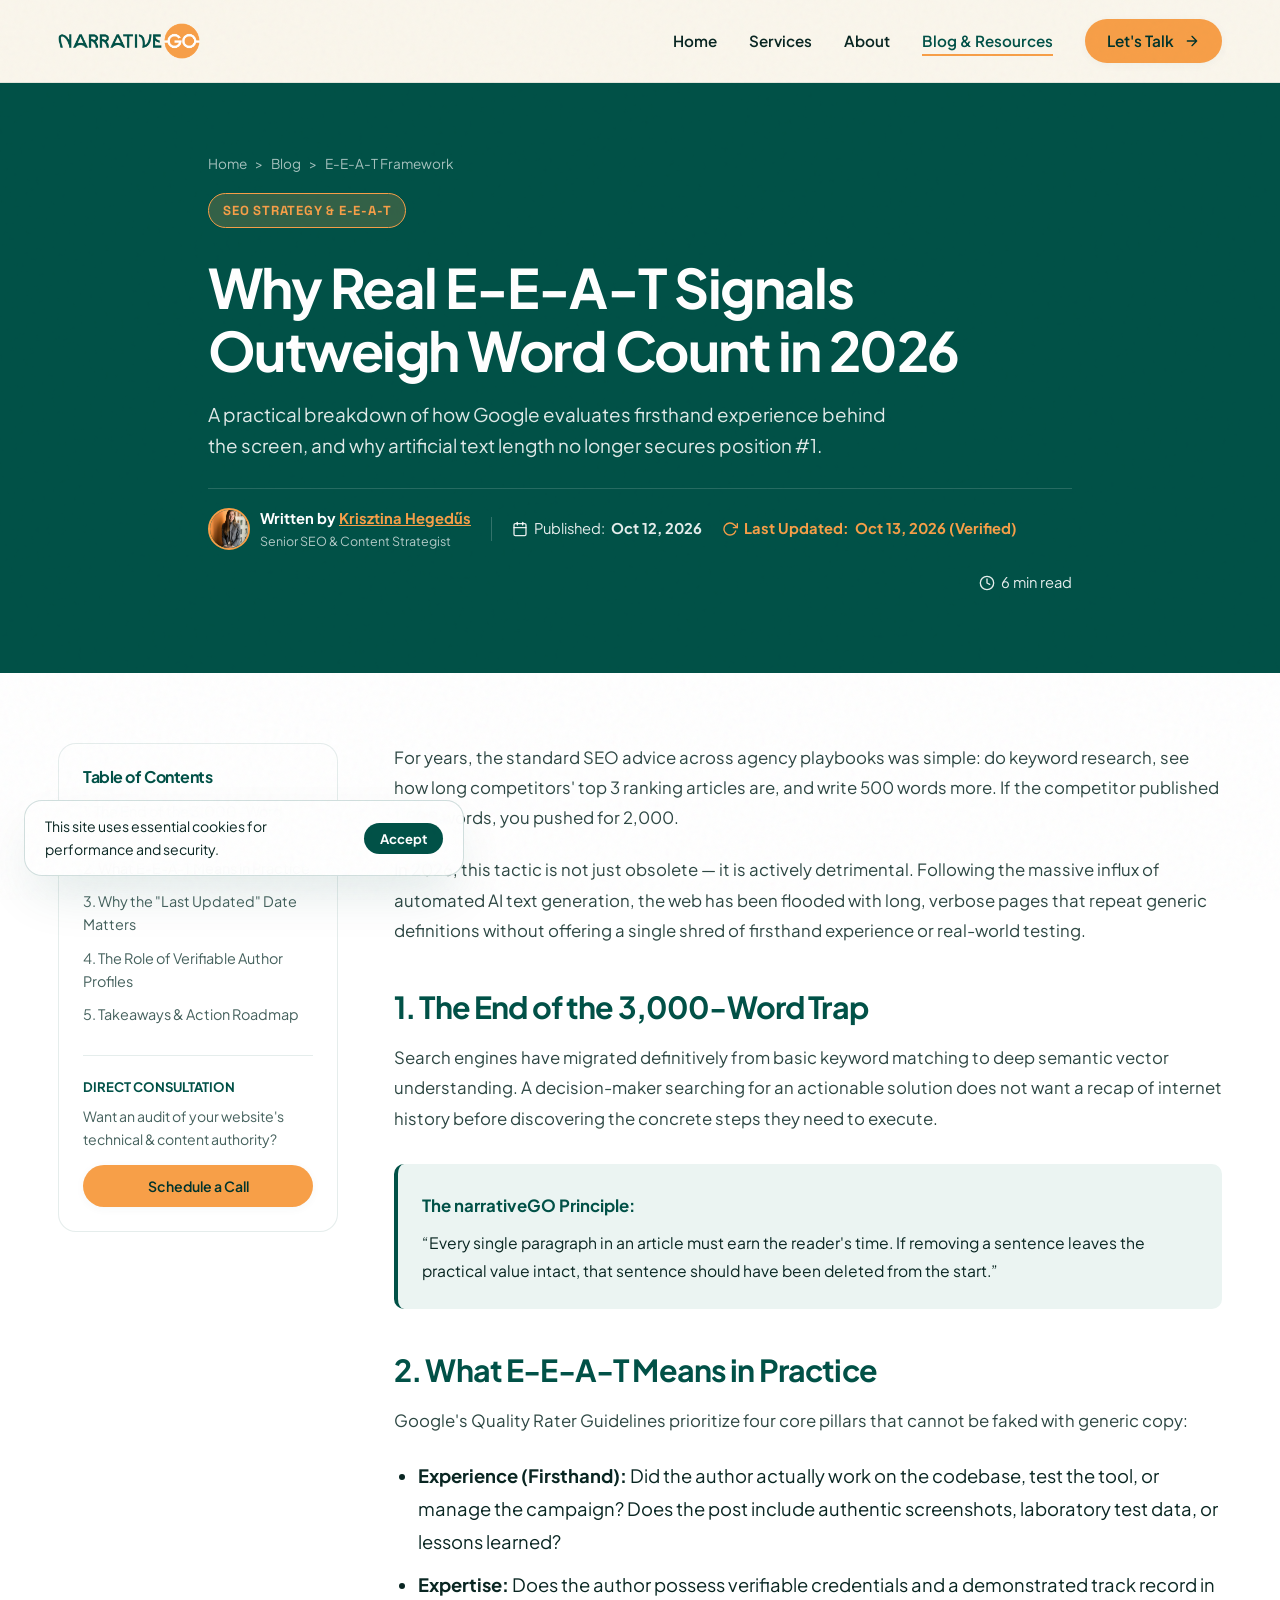
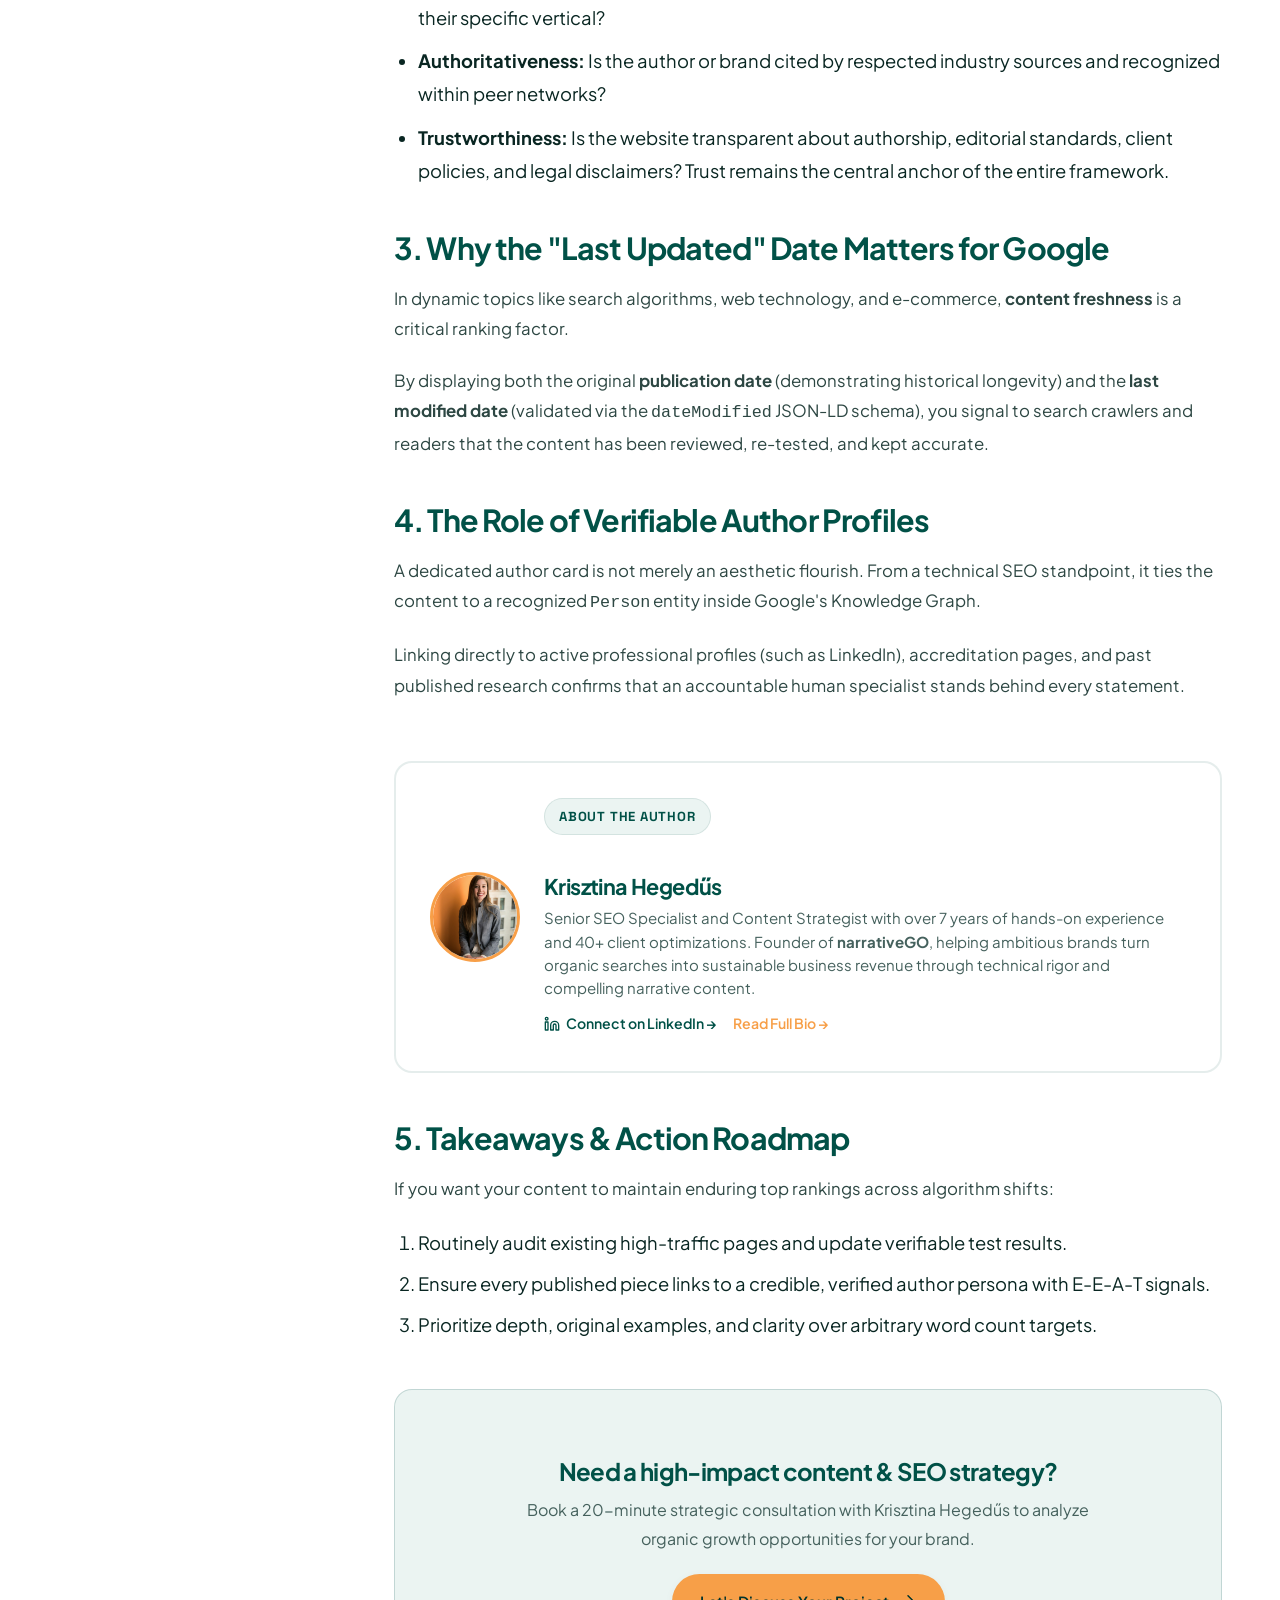
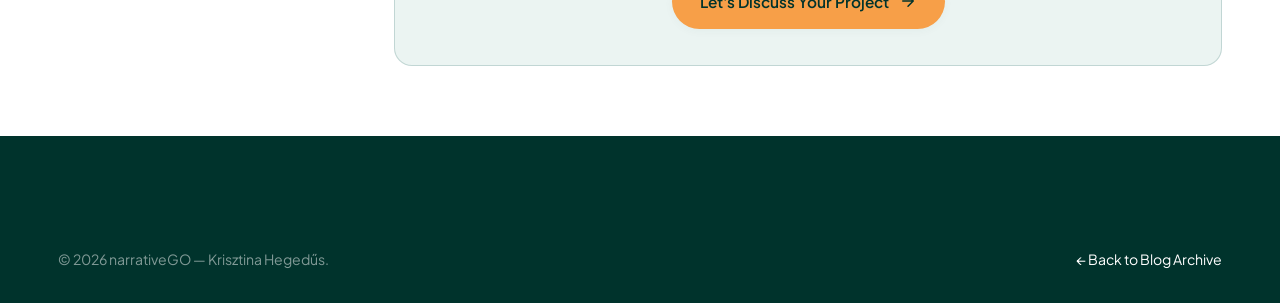
<file: articol-template.html>
<!DOCTYPE html>
<html lang="en">
<head>
  <meta charset="UTF-8">
  <meta name="viewport" content="width=device-width, initial-scale=1.0">
  <title>Why Real E-E-A-T Signals Outweigh Word Count in 2026 | narrativeGO</title>
  <meta name="description" content="Reusable article template: A practical framework for Google E-E-A-T signals, continuous content freshness, and establishing verifiable domain authority.">
  <link rel="canonical" href="https://narrativego.com/articol-template.html">
  <link rel="icon" type="image/svg+xml" href="assets/img/favicon.svg">
  <link rel="stylesheet" href="assets/css/style.css?v=2.1">

  <!-- Schema.org BlogPosting with datePublished, dateModified and Author Person -->
  <script type="application/ld+json">
  {
    "@context": "https://schema.org",
    "@type": "BlogPosting",
    "mainEntityOfPage": {
      "@type": "WebPage",
      "@id": "https://narrativego.com/articol-template.html"
    },
    "headline": "Why Real E-E-A-T Signals Outweigh Word Count in 2026",
    "description": "How modern search engines evaluate author experience and why transparent content freshness is vital.",
    "image": "assets/img/seo-case-study.jpg",
    "datePublished": "2026-10-12T10:00:00+02:00",
    "dateModified": "2026-10-13T09:30:00+02:00",
    "author": {
      "@type": "Person",
      "name": "Krisztina Hegedűs",
      "jobTitle": "Senior SEO & Content Strategist",
      "url": "https://narrativego.com/despre-mine.html",
      "sameAs": "https://www.linkedin.com/in/krisztina-heged%C5%B1s/"
    },
    "publisher": {
      "@type": "Organization",
      "name": "narrativeGO",
      "logo": {
        "@type": "ImageObject",
        "url": "https://narrativego.com/assets/img/logo.svg"
      }
    }
  }
  </script>
</head>
<body>
  <!-- Top Reading Progress Bar -->
  <div class="scroll-progress-bar" id="scrollProgressBar" aria-hidden="true"></div>

  <!-- HEADER -->
  <header class="site-header" id="top">
    <div class="container nav-wrapper">
      <a href="index.html" class="site-logo" aria-label="Home - narrativeGO">
        <img src="assets/img/logo.svg" alt="narrativeGO Logo">
      </a>
      <nav aria-label="Main Navigation">
        <ul class="nav-menu" id="navMenu">
          <li><a href="index.html" class="nav-link">Home</a></li>
          <li><a href="servicii.html" class="nav-link">Services</a></li>
          <li><a href="despre-mine.html" class="nav-link">About</a></li>
          <li><a href="blog.html" class="nav-link active">Blog &amp; Resources</a></li>
          <li>
            <a href="index.html#contact" class="btn btn-primary" style="padding: 10px 22px;">
              <span>Let's Talk</span>
              <svg class="icon-svg" style="width: 16px; height: 16px;" viewBox="0 0 24 24"><path d="M5 12h14M12 5l7 7-7 7"/></svg>
            </a>
          </li>
        </ul>
      </nav>
      <button class="menu-toggle" id="menuToggle" aria-label="Open Navigation Menu" aria-expanded="false">
        <span></span><span></span><span></span>
      </button>
    </div>
  </header>

  <!-- ARTICLE HEADER -->
  <section class="template-hero" style="padding: 70px 0 60px;">
    <div class="container" style="max-width: 920px;">
      <div class="breadcrumbs">
        <a href="index.html">Home</a> &gt; <a href="blog.html">Blog</a> &gt; <span>E-E-A-T Framework</span>
      </div>

      <div class="badge badge-orange" style="background: rgba(247, 159, 72, 0.2); color: var(--orange-accent); border-color: var(--orange-accent); margin-bottom: 12px;">
        SEO Strategy &amp; E-E-A-T
      </div>

      <h1 style="font-size: clamp(2.2rem, 4.5vw, 3.4rem); line-height: 1.15; margin-bottom: 18px;">
        Why Real E-E-A-T Signals Outweigh Word Count in 2026
      </h1>

      <p style="font-size: 1.18rem; color: rgba(255, 255, 255, 0.88); line-height: 1.6;">
        A practical breakdown of how Google evaluates firsthand experience behind the screen, and why artificial text length no longer secures position #1.
      </p>

      <!-- CLIENT REQUIREMENT: PUBLISHED DATE + MODIFIED DATE + AUTHOR PROFILE -->
      <div class="article-header-meta">
        <div style="display: flex; align-items: center; gap: 10px;">
          <img src="assets/img/krisztina-hegedus.jpg" alt="Krisztina Hegedűs" style="width: 42px; height: 42px; border-radius: 50%; object-fit: cover; border: 2px solid var(--orange-accent);">
          <div>
            <div style="font-weight: 700; color: #FFFFFF;">Written by <a href="despre-mine.html" style="color: var(--orange-accent); text-decoration: underline;">Krisztina Hegedűs</a></div>
            <div style="font-size: 0.78rem; color: rgba(255,255,255,0.7);">Senior SEO &amp; Content Strategist</div>
          </div>
        </div>

        <div style="height: 24px; width: 1px; background: rgba(255,255,255,0.2);"></div>

        <div class="date-pill">
          <svg class="icon-svg" style="width: 16px; height: 16px;" viewBox="0 0 24 24"><rect x="3" y="4" width="18" height="18" rx="2" ry="2"/><line x1="16" y1="2" x2="16" y2="6"/><line x1="8" y1="2" x2="8" y2="6"/><line x1="3" y1="10" x2="21" y2="10"/></svg>
          <span>Published:</span>
          <strong>Oct 12, 2026</strong>
        </div>

        <div class="date-pill updated">
          <svg class="icon-svg" style="width: 16px; height: 16px; stroke: var(--orange-accent);" viewBox="0 0 24 24"><polyline points="23 4 23 10 17 10"/><path d="M20.49 15a9 9 0 1 1-2.12-9.36L23 10"/></svg>
          <span>Last Updated:</span>
          <span>Oct 13, 2026 (Verified)</span>
        </div>

        <div class="date-pill" style="margin-left: auto;">
          <svg class="icon-svg" style="width: 16px; height: 16px;" viewBox="0 0 24 24"><circle cx="12" cy="12" r="10"/><polyline points="12 6 12 12 16 14"/></svg>
          <span>6 min read</span>
        </div>
      </div>
    </div>
  </section>

  <!-- ARTICLE BODY WITH SIDEBAR -->
  <section style="background: #FFFFFF; padding: 70px 0;">
    <div class="container article-layout">
      
      <!-- SIDEBAR: TABLE OF CONTENTS -->
      <aside class="article-sidebar">
        <div class="toc-box">
          <h4>Table of Contents</h4>
          <ul class="toc-list">
            <li><a href="#word-count-trap">1. The End of the 3,000-Word Trap</a></li>
            <li><a href="#practical-eeat">2. What E-E-A-T Means in Practice</a></li>
            <li><a href="#freshness-factor">3. Why the "Last Updated" Date Matters</a></li>
            <li><a href="#author-signals">4. The Role of Verifiable Author Profiles</a></li>
            <li><a href="#action-plan">5. Takeaways &amp; Action Roadmap</a></li>
          </ul>

          <div style="margin-top: 28px; padding-top: 20px; border-top: 1px solid var(--border-light);">
            <div style="font-size: 0.82rem; font-weight: 700; color: var(--teal-primary); text-transform: uppercase;">Direct Consultation</div>
            <p style="font-size: 0.88rem; margin: 8px 0 14px; color: var(--text-muted);">Want an audit of your website's technical &amp; content authority?</p>
            <a href="index.html#contact" class="btn btn-primary" style="padding: 10px 18px; font-size: 0.88rem; width: 100%;">Schedule a Call</a>
          </div>
        </div>
      </aside>

      <!-- MAIN ARTICLE CONTENT -->
      <article class="article-content">
        <p>
          For years, the standard SEO advice across agency playbooks was simple: do keyword research, see how long competitors' top 3 ranking articles are, and write 500 words more. If the competitor published 1,500 words, you pushed for 2,000.
        </p>

        <p>
          In 2026, this tactic is not just obsolete — it is actively detrimental. Following the massive influx of automated AI text generation, the web has been flooded with long, verbose pages that repeat generic definitions without offering a single shred of firsthand experience or real-world testing.
        </p>

        <h2 id="word-count-trap">1. The End of the 3,000-Word Trap</h2>
        <p>
          Search engines have migrated definitively from basic keyword matching to deep semantic vector understanding. A decision-maker searching for an actionable solution does not want a recap of internet history before discovering the concrete steps they need to execute.
        </p>

        <div style="background: var(--teal-surface); padding: 24px; border-left: 4px solid var(--teal-primary); border-radius: var(--radius-sm); margin: 30px 0;">
          <strong style="color: var(--teal-primary); font-size: 1.05rem;">The narrativeGO Principle:</strong>
          <p style="margin: 8px 0 0; font-size: 0.98rem; color: var(--text-main);">
            “Every single paragraph in an article must earn the reader's time. If removing a sentence leaves the practical value intact, that sentence should have been deleted from the start.”
          </p>
        </div>

        <h2 id="practical-eeat">2. What E-E-A-T Means in Practice</h2>
        <p>
          Google's Quality Rater Guidelines prioritize four core pillars that cannot be faked with generic copy:
        </p>
        <ul style="margin: 18px 0 24px 24px; display: flex; flex-direction: column; gap: 10px;">
          <li><strong>Experience (Firsthand):</strong> Did the author actually work on the codebase, test the tool, or manage the campaign? Does the post include authentic screenshots, laboratory test data, or lessons learned?</li>
          <li><strong>Expertise:</strong> Does the author possess verifiable credentials and a demonstrated track record in their specific vertical?</li>
          <li><strong>Authoritativeness:</strong> Is the author or brand cited by respected industry sources and recognized within peer networks?</li>
          <li><strong>Trustworthiness:</strong> Is the website transparent about authorship, editorial standards, client policies, and legal disclaimers? Trust remains the central anchor of the entire framework.</li>
        </ul>

        <h2 id="freshness-factor">3. Why the "Last Updated" Date Matters for Google</h2>
        <p>
          In dynamic topics like search algorithms, web technology, and e-commerce, <strong>content freshness</strong> is a critical ranking factor.
        </p>
        <p>
          By displaying both the original <strong>publication date</strong> (demonstrating historical longevity) and the <strong>last modified date</strong> (validated via the <code>dateModified</code> JSON-LD schema), you signal to search crawlers and readers that the content has been reviewed, re-tested, and kept accurate.
        </p>

        <h2 id="author-signals">4. The Role of Verifiable Author Profiles</h2>
        <p>
          A dedicated author card is not merely an aesthetic flourish. From a technical SEO standpoint, it ties the content to a recognized <code>Person</code> entity inside Google's Knowledge Graph.
        </p>
        <p>
          Linking directly to active professional profiles (such as LinkedIn), accreditation pages, and past published research confirms that an accountable human specialist stands behind every statement.
        </p>

        <!-- COMPLETE E-E-A-T AUTHOR BOX -->
        <div class="author-box-complete" id="author">
          <img src="assets/img/krisztina-hegedus.jpg" alt="Krisztina Hegedűs — SEO Specialist" class="author-box-img">
          <div>
            <div class="badge badge-teal" style="margin-bottom: 8px;">About the Author</div>
            <h3 style="font-size: 1.35rem; margin-bottom: 6px;">
              <a href="despre-mine.html" style="color: var(--teal-primary);">Krisztina Hegedűs</a>
            </h3>
            <p style="font-size: 0.94rem; line-height: 1.55; margin-bottom: 12px; color: var(--text-muted);">
              Senior SEO Specialist and Content Strategist with over 7 years of hands-on experience and 40+ client optimizations. Founder of <strong>narrativeGO</strong>, helping ambitious brands turn organic searches into sustainable business revenue through technical rigor and compelling narrative content.
            </p>
            <div style="display: flex; gap: 16px; font-size: 0.88rem; font-weight: 600; flex-wrap: wrap;">
              <a href="https://www.linkedin.com/in/krisztina-heged%C5%B1s/" target="_blank" rel="noopener noreferrer" style="color: var(--teal-primary); display: flex; align-items: center; gap: 6px;">
                <svg class="icon-svg" style="width: 16px; height: 16px;" viewBox="0 0 24 24"><path d="M16 8a6 6 0 0 1 6 6v7h-4v-7a2 2 0 0 0-2-2 2 2 0 0 0-2 2v7h-4v-7a6 6 0 0 1 6-6z"/><rect x="2" y="9" width="4" height="12"/><circle cx="4" cy="4" r="2"/></svg>
                <span>Connect on LinkedIn &rarr;</span>
              </a>
              <a href="despre-mine.html" style="color: var(--orange-accent);">Read Full Bio &rarr;</a>
            </div>
          </div>
        </div>

        <h2 id="action-plan" style="margin-top: 48px;">5. Takeaways &amp; Action Roadmap</h2>
        <p>
          If you want your content to maintain enduring top rankings across algorithm shifts:
        </p>
        <ol style="margin: 16px 0 24px 24px; display: flex; flex-direction: column; gap: 8px;">
          <li>Routinely audit existing high-traffic pages and update verifiable test results.</li>
          <li>Ensure every published piece links to a credible, verified author persona with E-E-A-T signals.</li>
          <li>Prioritize depth, original examples, and clarity over arbitrary word count targets.</li>
        </ol>

        <!-- ARTICLE CTA -->
        <div style="background: var(--teal-surface); padding: 36px 24px; border-radius: var(--radius-md); margin-top: 48px; border: 1px solid var(--border-medium); text-align: center;">
          <h3 style="color: var(--teal-primary); font-size: 1.5rem; margin-bottom: 10px;">Need a high-impact content &amp; SEO strategy?</h3>
          <p style="font-size: 1rem; max-width: 580px; margin: 0 auto 20px; color: var(--text-muted);">
            Book a 20-minute strategic consultation with Krisztina Hegedűs to analyze organic growth opportunities for your brand.
          </p>
          <a href="index.html#contact" class="btn btn-primary">
            <span>Let's Discuss Your Project</span>
            <svg class="icon-svg" style="width: 18px; height: 18px;" viewBox="0 0 24 24"><path d="M5 12h14M12 5l7 7-7 7"/></svg>
          </a>
        </div>
      </article>

    </div>
  </section>

  <!-- FOOTER -->
  <footer class="site-footer">
    <div class="container">
      <div class="footer-bottom">
        <div>© 2026 narrativeGO — Krisztina Hegedűs.</div>
        <div><a href="blog.html" style="color: #fff;">&larr; Back to Blog Archive</a></div>
      </div>
    </div>
  </footer>

  <script src="assets/js/main.js"></script>
</body>
</html>
</file>
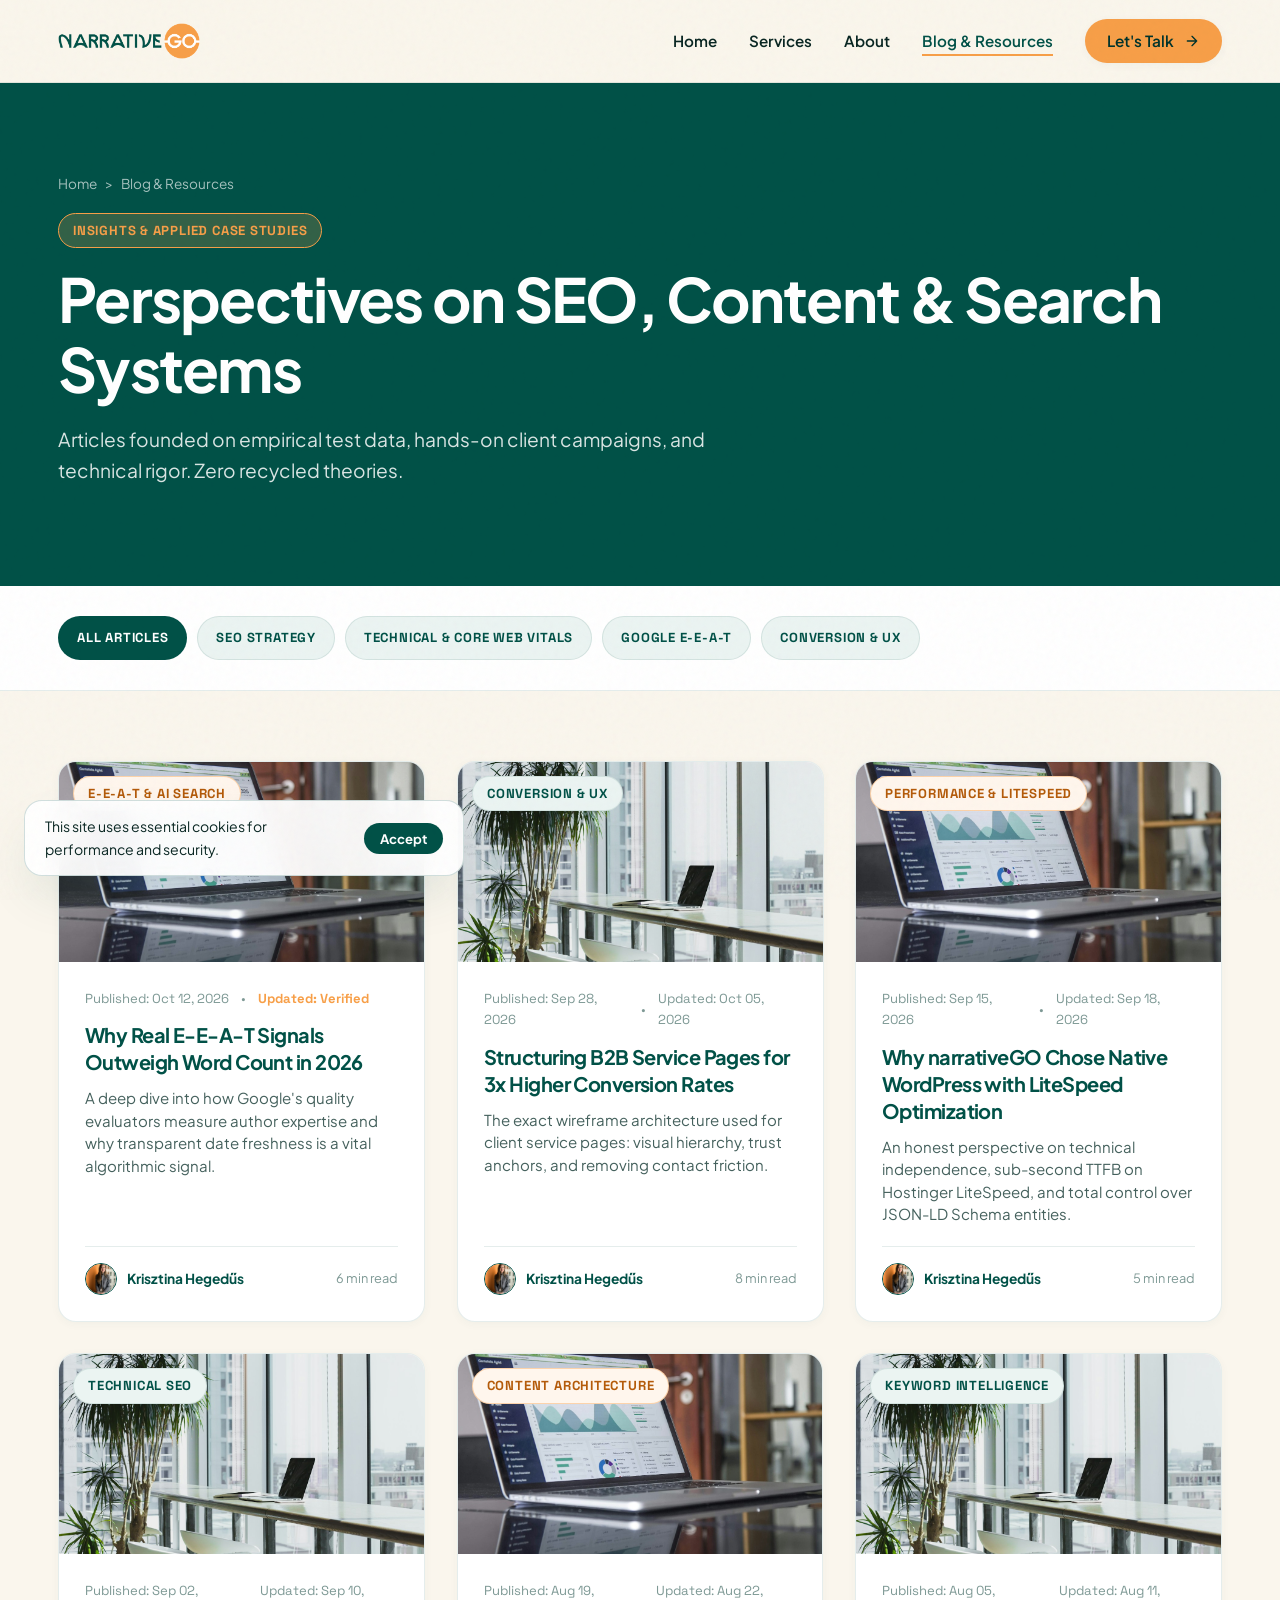
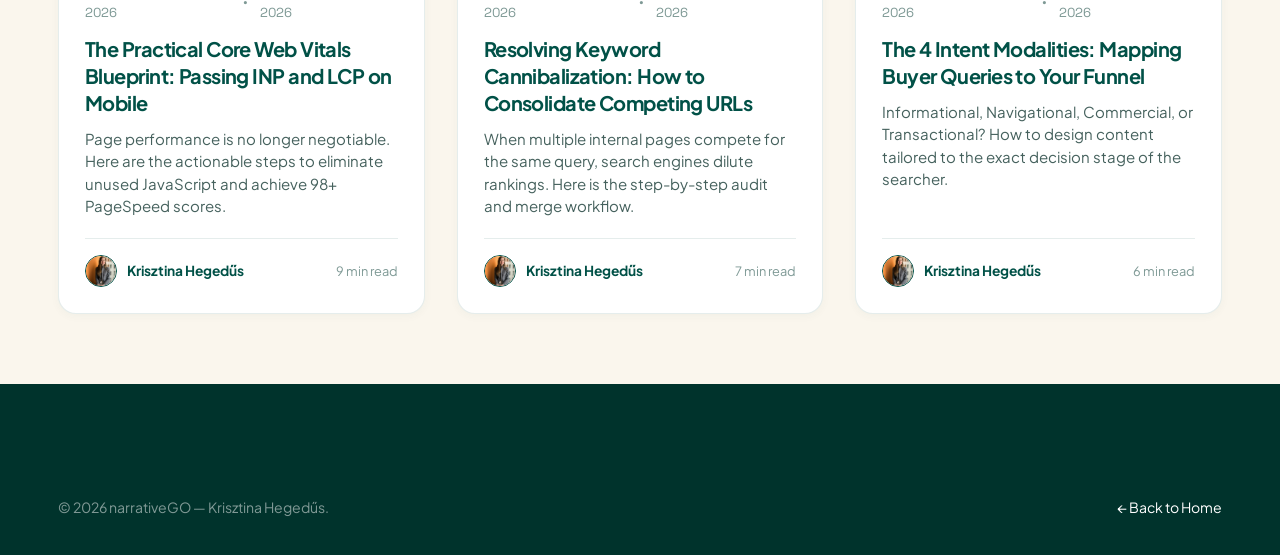
<file: blog.html>
<!DOCTYPE html>
<html lang="en">
<head>
  <meta charset="UTF-8">
  <meta name="viewport" content="width=device-width, initial-scale=1.0">
  <title>Blog &amp; SEO Insights | narrativeGO — Krisztina Hegedűs</title>
  <meta name="description" content="Actionable guides, case studies, and insights on Technical SEO, Google E-E-A-T, Core Web Vitals, and conversion-driven copywriting.">
  <link rel="canonical" href="https://narrativego.com/blog.html">
  <link rel="icon" type="image/svg+xml" href="assets/img/favicon.svg">
  <link rel="stylesheet" href="assets/css/style.css?v=2.1">
</head>
<body>
  <!-- Top Reading Progress Bar -->
  <div class="scroll-progress-bar" id="scrollProgressBar" aria-hidden="true"></div>

  <!-- HEADER -->
  <header class="site-header" id="top">
    <div class="container nav-wrapper">
      <a href="index.html" class="site-logo" aria-label="Home - narrativeGO">
        <img src="assets/img/logo.svg" alt="narrativeGO Logo">
      </a>
      <nav aria-label="Main Navigation">
        <ul class="nav-menu" id="navMenu">
          <li><a href="index.html" class="nav-link">Home</a></li>
          <li><a href="servicii.html" class="nav-link">Services</a></li>
          <li><a href="despre-mine.html" class="nav-link">About</a></li>
          <li><a href="blog.html" class="nav-link active">Blog &amp; Resources</a></li>
          <li>
            <a href="index.html#contact" class="btn btn-primary" style="padding: 10px 22px;">
              <span>Let's Talk</span>
              <svg class="icon-svg" style="width: 16px; height: 16px;" viewBox="0 0 24 24"><path d="M5 12h14M12 5l7 7-7 7"/></svg>
            </a>
          </li>
        </ul>
      </nav>
      <button class="menu-toggle" id="menuToggle" aria-label="Open Navigation Menu" aria-expanded="false">
        <span></span><span></span><span></span>
      </button>
    </div>
  </header>

  <!-- BLOG HERO -->
  <section class="template-hero">
    <div class="container">
      <div class="breadcrumbs">
        <a href="index.html">Home</a> &gt; <span>Blog &amp; Resources</span>
      </div>
      <div class="badge badge-orange" style="background: rgba(247, 159, 72, 0.2); color: var(--orange-accent); border-color: var(--orange-accent);">
        Insights &amp; Applied Case Studies
      </div>
      <h1>Perspectives on SEO, Content &amp; Search Systems</h1>
      <p>
        Articles founded on empirical test data, hands-on client campaigns, and technical rigor. Zero recycled theories.
      </p>
    </div>
  </section>

  <!-- CATEGORIES FILTER -->
  <section style="background: #FFFFFF; padding: 30px 0; border-bottom: 1px solid var(--border-light);">
    <div class="container">
      <div style="display: flex; gap: 10px; flex-wrap: wrap; align-items: center;">
        <a href="#" class="badge badge-teal" style="background: var(--teal-primary); color: #fff; padding: 10px 18px;">All Articles</a>
        <a href="#" class="badge badge-teal" style="padding: 10px 18px;">SEO Strategy</a>
        <a href="#" class="badge badge-teal" style="padding: 10px 18px;">Technical &amp; Core Web Vitals</a>
        <a href="#" class="badge badge-teal" style="padding: 10px 18px;">Google E-E-A-T</a>
        <a href="#" class="badge badge-teal" style="padding: 10px 18px;">Conversion &amp; UX</a>
      </div>
    </div>
  </section>

  <!-- BLOG POSTS GRID -->
  <section style="background: var(--bg-body); padding: 70px 0;">
    <div class="container">
      <div class="blog-grid">
        
        <!-- Post 1 (Featured) -->
        <article class="blog-card spotlight-card reveal-on-scroll">
          <div class="blog-thumb">
            <img src="assets/img/seo-case-study.jpg" alt="E-E-A-T SEO Framework" loading="lazy">
            <span class="badge badge-orange blog-badge">E-E-A-T &amp; AI Search</span>
          </div>
          <div class="blog-body">
            <div class="blog-meta">
              <span>Published: Oct 12, 2026</span> • <span style="color: var(--orange-accent); font-weight: 700;">Updated: Verified</span>
            </div>
            <h2 class="blog-title">
              <a href="articol-template.html">Why Real E-E-A-T Signals Outweigh Word Count in 2026</a>
            </h2>
            <p class="blog-excerpt">
              A deep dive into how Google's quality evaluators measure author expertise and why transparent date freshness is a vital algorithmic signal.
            </p>
            <div class="blog-author-mini">
              <div class="author-left">
                <img src="assets/img/krisztina-hegedus.jpg" alt="Krisztina Hegedűs" class="author-avatar">
                <span class="author-name">Krisztina Hegedűs</span>
              </div>
              <span class="read-time">6 min read</span>
            </div>
          </div>
        </article>

        <!-- Post 2 -->
        <article class="blog-card spotlight-card reveal-on-scroll">
          <div class="blog-thumb">
            <img src="assets/img/workspace.jpg" alt="Service Page Architecture" loading="lazy">
            <span class="badge badge-teal blog-badge">Conversion &amp; UX</span>
          </div>
          <div class="blog-body">
            <div class="blog-meta">
              <span>Published: Sep 28, 2026</span> • <span>Updated: Oct 05, 2026</span>
            </div>
            <h2 class="blog-title">
              <a href="articol-template.html">Structuring B2B Service Pages for 3x Higher Conversion Rates</a>
            </h2>
            <p class="blog-excerpt">
              The exact wireframe architecture used for client service pages: visual hierarchy, trust anchors, and removing contact friction.
            </p>
            <div class="blog-author-mini">
              <div class="author-left">
                <img src="assets/img/krisztina-hegedus.jpg" alt="Krisztina Hegedűs" class="author-avatar">
                <span class="author-name">Krisztina Hegedűs</span>
              </div>
              <span class="read-time">8 min read</span>
            </div>
          </div>
        </article>

        <!-- Post 3 -->
        <article class="blog-card spotlight-card reveal-on-scroll">
          <div class="blog-thumb">
            <img src="assets/img/seo-case-study.jpg" alt="WordPress Architecture" loading="lazy">
            <span class="badge badge-orange blog-badge">Performance &amp; LiteSpeed</span>
          </div>
          <div class="blog-body">
            <div class="blog-meta">
              <span>Published: Sep 15, 2026</span> • <span>Updated: Sep 18, 2026</span>
            </div>
            <h2 class="blog-title">
              <a href="articol-template.html">Why narrativeGO Chose Native WordPress with LiteSpeed Optimization</a>
            </h2>
            <p class="blog-excerpt">
              An honest perspective on technical independence, sub-second TTFB on Hostinger LiteSpeed, and total control over JSON-LD Schema entities.
            </p>
            <div class="blog-author-mini">
              <div class="author-left">
                <img src="assets/img/krisztina-hegedus.jpg" alt="Krisztina Hegedűs" class="author-avatar">
                <span class="author-name">Krisztina Hegedűs</span>
              </div>
              <span class="read-time">5 min read</span>
            </div>
          </div>
        </article>

        <!-- Post 4 -->
        <article class="blog-card">
          <div class="blog-thumb">
            <img src="assets/img/workspace.jpg" alt="Core Web Vitals Guide" loading="lazy">
            <span class="badge badge-teal blog-badge">Technical SEO</span>
          </div>
          <div class="blog-body">
            <div class="blog-meta">
              <span>Published: Sep 02, 2026</span> • <span>Updated: Sep 10, 2026</span>
            </div>
            <h2 class="blog-title">
              <a href="articol-template.html">The Practical Core Web Vitals Blueprint: Passing INP and LCP on Mobile</a>
            </h2>
            <p class="blog-excerpt">
              Page performance is no longer negotiable. Here are the actionable steps to eliminate unused JavaScript and achieve 98+ PageSpeed scores.
            </p>
            <div class="blog-author-mini">
              <div class="author-left">
                <img src="assets/img/krisztina-hegedus.jpg" alt="Krisztina Hegedűs" class="author-avatar">
                <span class="author-name">Krisztina Hegedűs</span>
              </div>
              <span class="read-time">9 min read</span>
            </div>
          </div>
        </article>

        <!-- Post 5 -->
        <article class="blog-card">
          <div class="blog-thumb">
            <img src="assets/img/seo-case-study.jpg" alt="Keyword Cannibalization" loading="lazy">
            <span class="badge badge-orange blog-badge">Content Architecture</span>
          </div>
          <div class="blog-body">
            <div class="blog-meta">
              <span>Published: Aug 19, 2026</span> • <span>Updated: Aug 22, 2026</span>
            </div>
            <h2 class="blog-title">
              <a href="articol-template.html">Resolving Keyword Cannibalization: How to Consolidate Competing URLs</a>
            </h2>
            <p class="blog-excerpt">
              When multiple internal pages compete for the same query, search engines dilute rankings. Here is the step-by-step audit and merge workflow.
            </p>
            <div class="blog-author-mini">
              <div class="author-left">
                <img src="assets/img/krisztina-hegedus.jpg" alt="Krisztina Hegedűs" class="author-avatar">
                <span class="author-name">Krisztina Hegedűs</span>
              </div>
              <span class="read-time">7 min read</span>
            </div>
          </div>
        </article>

        <!-- Post 6 -->
        <article class="blog-card">
          <div class="blog-thumb">
            <img src="assets/img/workspace.jpg" alt="Search Intent Mapping" loading="lazy">
            <span class="badge badge-teal blog-badge">Keyword Intelligence</span>
          </div>
          <div class="blog-body">
            <div class="blog-meta">
              <span>Published: Aug 05, 2026</span> • <span>Updated: Aug 11, 2026</span>
            </div>
            <h2 class="blog-title">
              <a href="articol-template.html">The 4 Intent Modalities: Mapping Buyer Queries to Your Funnel</a>
            </h2>
            <p class="blog-excerpt">
              Informational, Navigational, Commercial, or Transactional? How to design content tailored to the exact decision stage of the searcher.
            </p>
            <div class="blog-author-mini">
              <div class="author-left">
                <img src="assets/img/krisztina-hegedus.jpg" alt="Krisztina Hegedűs" class="author-avatar">
                <span class="author-name">Krisztina Hegedűs</span>
              </div>
              <span class="read-time">6 min read</span>
            </div>
          </div>
        </article>

      </div>
    </div>
  </section>

  <!-- FOOTER -->
  <footer class="site-footer">
    <div class="container">
      <div class="footer-bottom">
        <div>© 2026 narrativeGO — Krisztina Hegedűs.</div>
        <div><a href="index.html" style="color: #fff;">&larr; Back to Home</a></div>
      </div>
    </div>
  </footer>

  <script src="assets/js/main.js"></script>
</body>
</html>
</file>
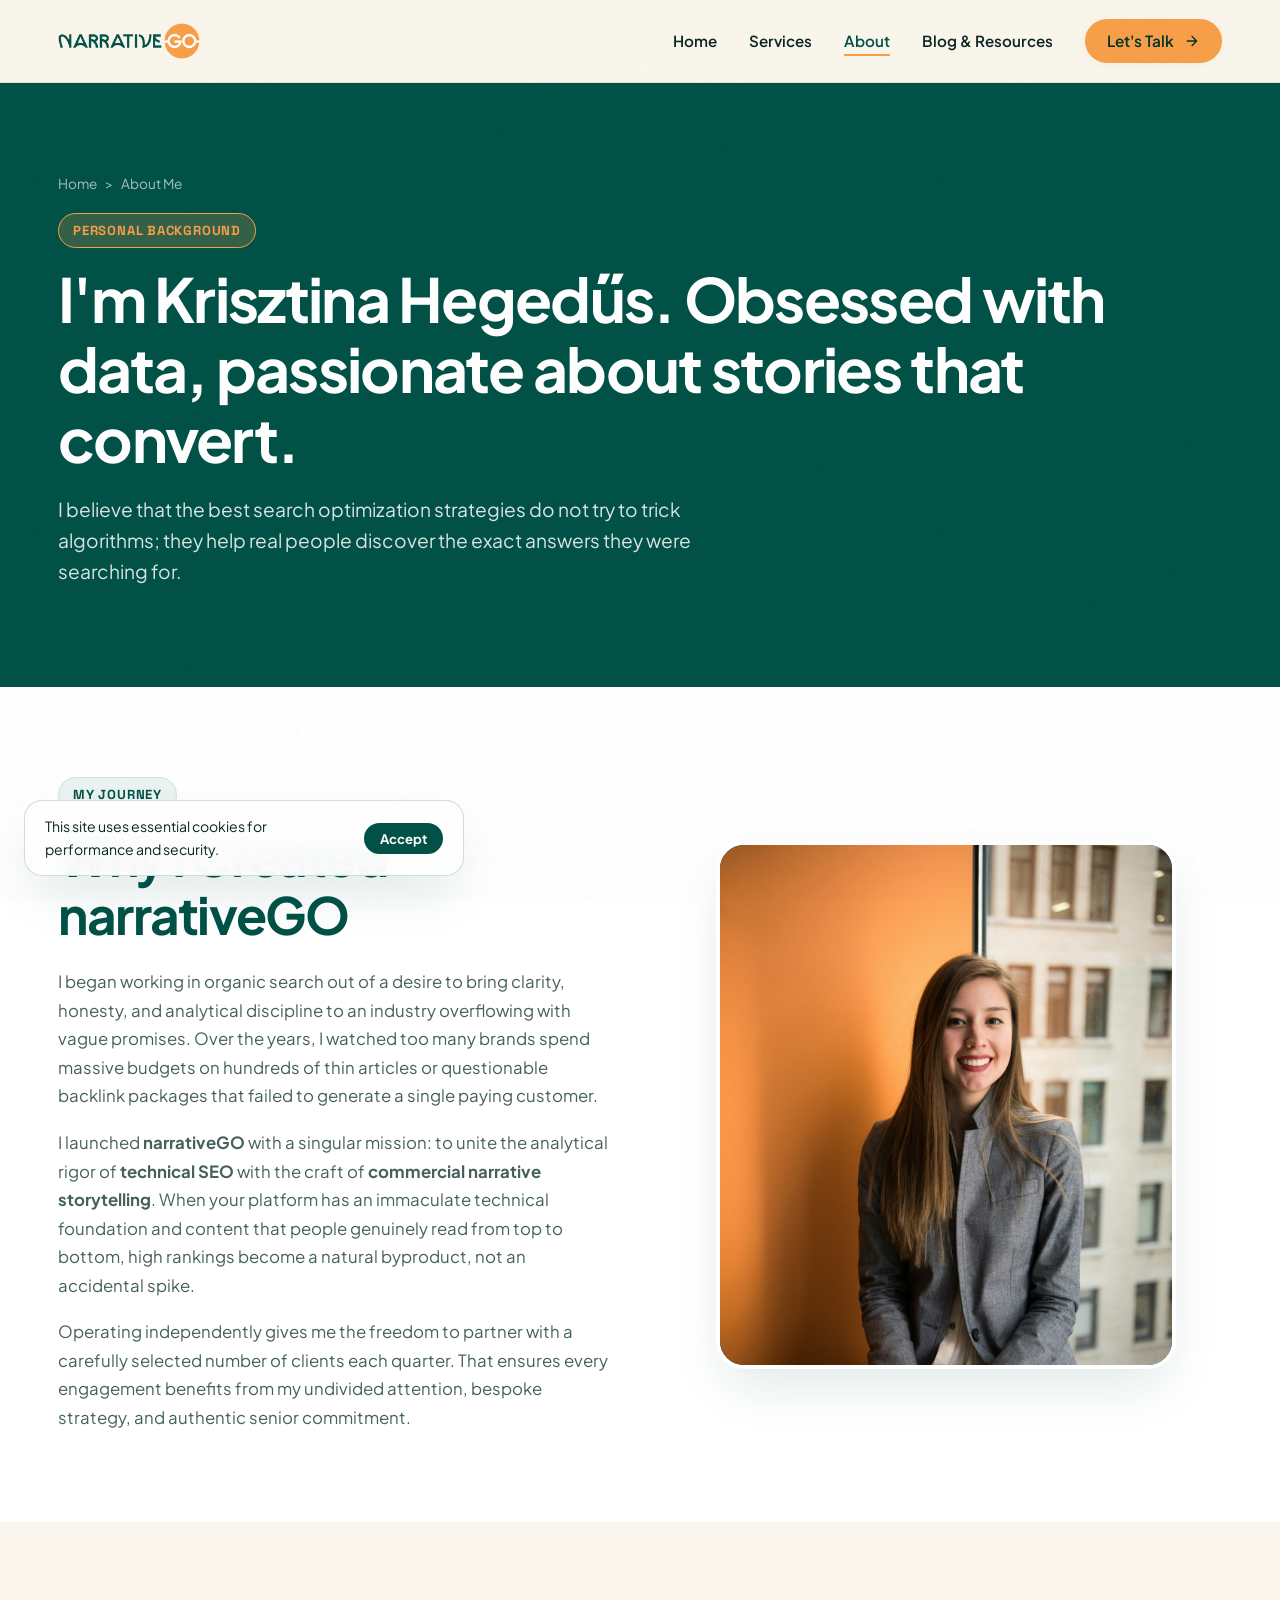
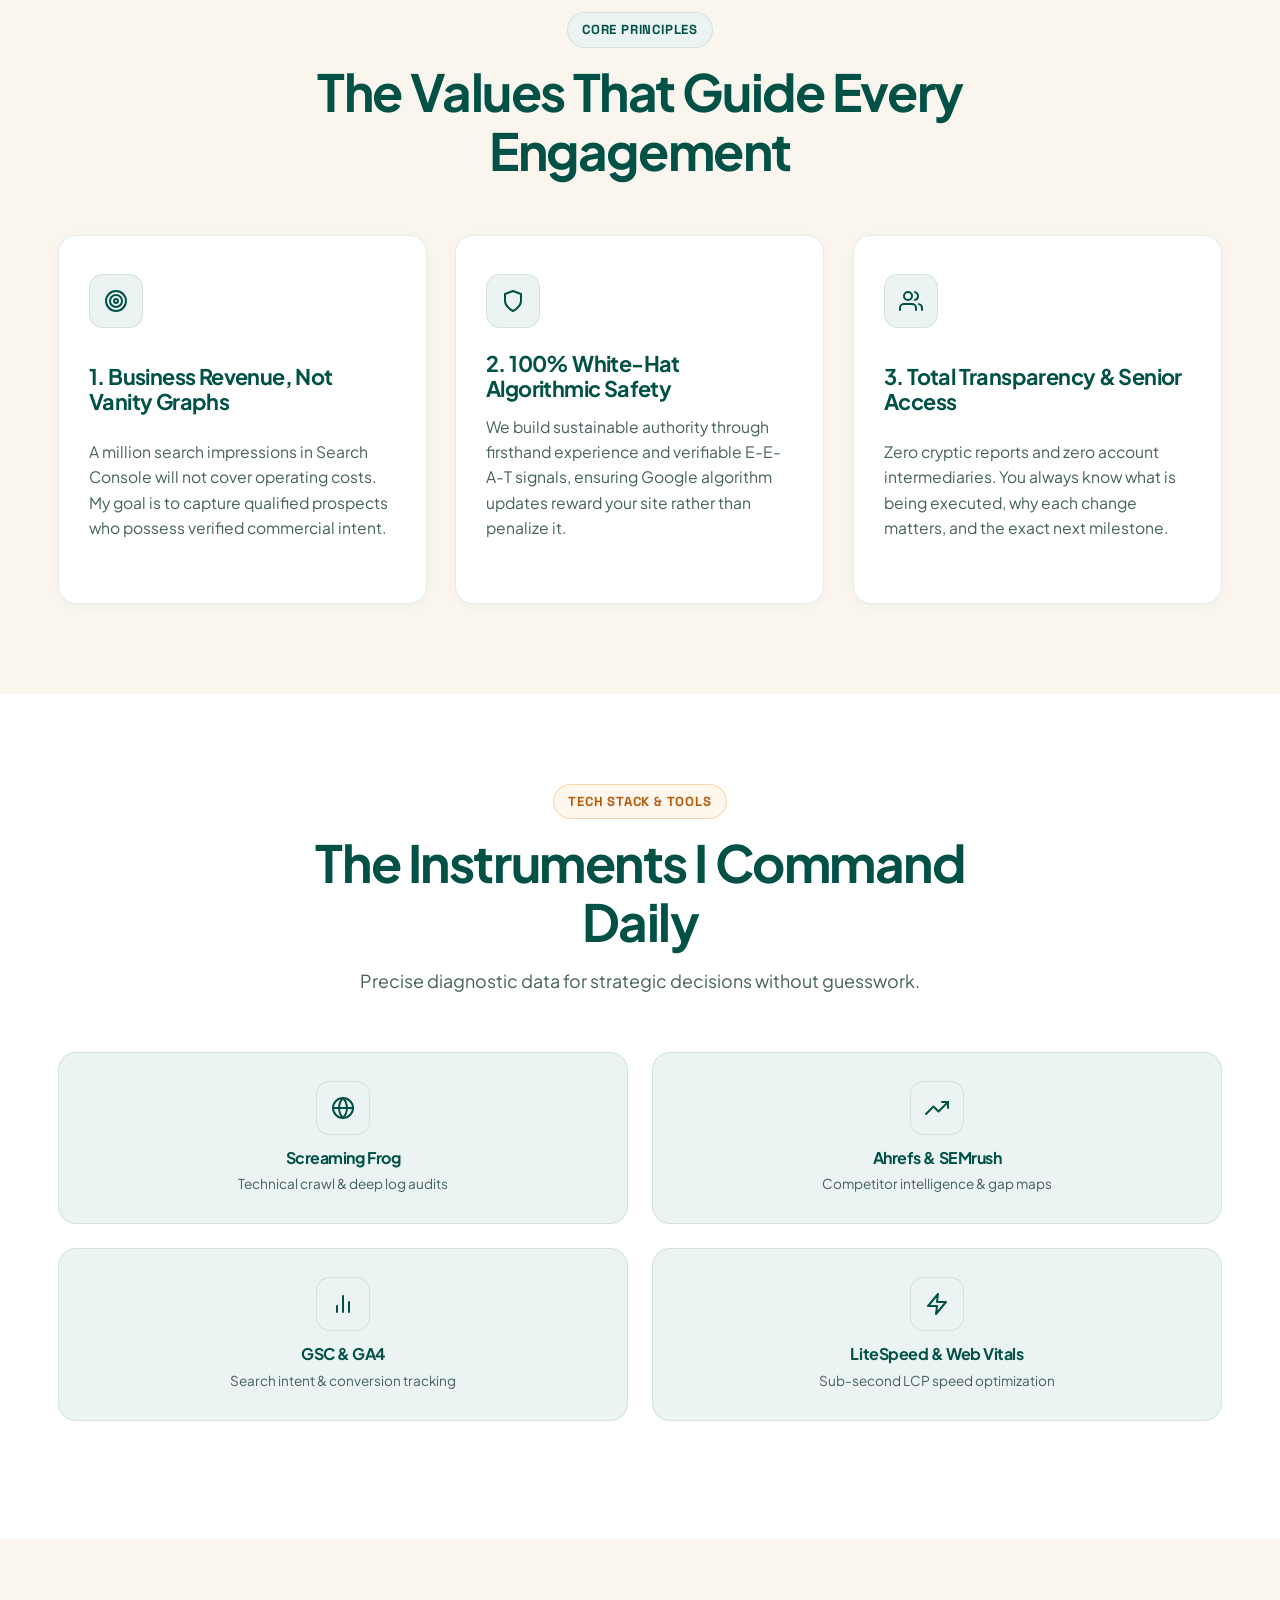
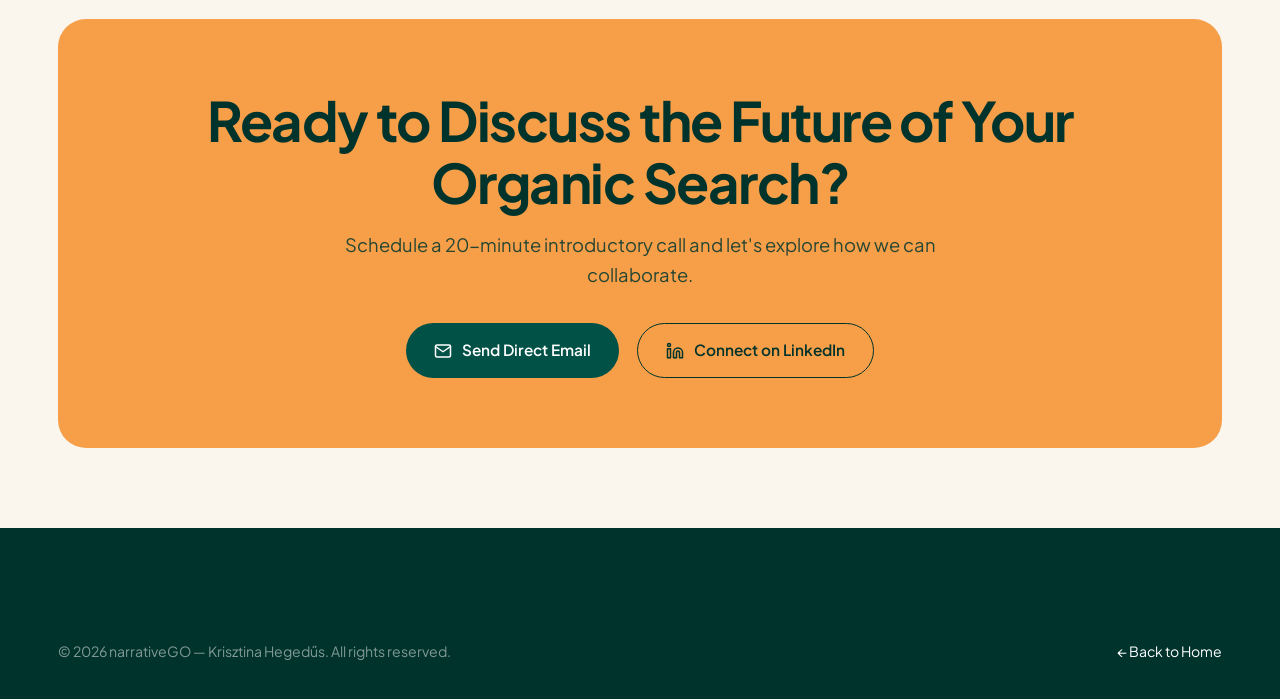
<file: despre-mine.html>
<!DOCTYPE html>
<html lang="en">
<head>
  <meta charset="UTF-8">
  <meta name="viewport" content="width=device-width, initial-scale=1.0">
  <title>About Krisztina Hegedűs — Founder of narrativeGO</title>
  <meta name="description" content="Learn about the journey and expertise of Krisztina Hegedűs, Senior SEO Specialist and UX strategist. Discover why user-first narrative content and solid technical architecture drive compounding organic scale.">
  <link rel="canonical" href="https://narrativego.com/despre-mine.html">
  <link rel="icon" type="image/svg+xml" href="assets/img/favicon.svg">
  <link rel="stylesheet" href="assets/css/style.css?v=2.1">

  <!-- Schema.org Person -->
  <script type="application/ld+json">
  {
    "@context": "https://schema.org",
    "@type": "Person",
    "name": "Krisztina Hegedűs",
    "jobTitle": "Senior SEO & Content Strategist",
    "description": "SEO specialist with over 7 years of experience in technical optimization, information architecture, and high-converting commercial copywriting.",
    "image": "assets/img/krisztina-hegedus.jpg",
    "sameAs": [
      "https://www.linkedin.com/in/krisztina-heged%C5%B1s/"
    ]
  }
  </script>
</head>
<body>
  <!-- Top Reading Progress Bar -->
  <div class="scroll-progress-bar" id="scrollProgressBar" aria-hidden="true"></div>

  <!-- HEADER -->
  <header class="site-header" id="top">
    <div class="container nav-wrapper">
      <a href="index.html" class="site-logo" aria-label="Home - narrativeGO">
        <img src="assets/img/logo.svg" alt="narrativeGO Logo">
      </a>
      <nav aria-label="Main Navigation">
        <ul class="nav-menu" id="navMenu">
          <li><a href="index.html" class="nav-link">Home</a></li>
          <li><a href="servicii.html" class="nav-link">Services</a></li>
          <li><a href="despre-mine.html" class="nav-link active">About</a></li>
          <li><a href="blog.html" class="nav-link">Blog &amp; Resources</a></li>
          <li>
            <a href="index.html#contact" class="btn btn-primary" style="padding: 10px 22px;">
              <span>Let's Talk</span>
              <svg class="icon-svg" style="width: 16px; height: 16px;" viewBox="0 0 24 24"><path d="M5 12h14M12 5l7 7-7 7"/></svg>
            </a>
          </li>
        </ul>
      </nav>
      <button class="menu-toggle" id="menuToggle" aria-label="Open Navigation Menu" aria-expanded="false">
        <span></span><span></span><span></span>
      </button>
    </div>
  </header>

  <!-- ABOUT HERO -->
  <section class="template-hero">
    <div class="container">
      <div class="breadcrumbs">
        <a href="index.html">Home</a> &gt; <span>About Me</span>
      </div>
      <div class="badge badge-orange" style="background: rgba(247, 159, 72, 0.2); color: var(--orange-accent); border-color: var(--orange-accent);">
        Personal Background
      </div>
      <h1>I'm Krisztina Hegedűs. Obsessed with data, passionate about stories that convert.</h1>
      <p>
        I believe that the best search optimization strategies do not try to trick algorithms; they help real people discover the exact answers they were searching for.
      </p>
    </div>
  </section>

  <!-- STORY SECTION -->
  <section style="background: #FFFFFF; padding: 90px 0;">
    <div class="container">
      <div class="about-grid-lead" style="align-items: center;">
        <div>
          <div class="badge badge-teal">My Journey</div>
          <h2 class="section-title">Why I Created narrativeGO</h2>
          <div style="font-size: 1.1rem; line-height: 1.7; color: var(--text-muted); margin-top: 24px; display: flex; flex-direction: column; gap: 18px;">
            <p>
              I began working in organic search out of a desire to bring clarity, honesty, and analytical discipline to an industry overflowing with vague promises. Over the years, I watched too many brands spend massive budgets on hundreds of thin articles or questionable backlink packages that failed to generate a single paying customer.
            </p>
            <p>
              I launched <strong>narrativeGO</strong> with a singular mission: to unite the analytical rigor of <strong>technical SEO</strong> with the craft of <strong>commercial narrative storytelling</strong>. When your platform has an immaculate technical foundation and content that people genuinely read from top to bottom, high rankings become a natural byproduct, not an accidental spike.
            </p>
            <p>
              Operating independently gives me the freedom to partner with a carefully selected number of clients each quarter. That ensures every engagement benefits from my undivided attention, bespoke strategy, and authentic senior commitment.
            </p>
          </div>
        </div>

        <div>
          <div class="portrait-frame" style="max-width: 460px; margin: 0 auto;">
            <img src="assets/img/krisztina-hegedus.jpg" alt="Krisztina Hegedűs — About Me" loading="lazy">
          </div>
        </div>
      </div>
    </div>
  </section>

  <!-- CORE VALUES -->
  <section style="background: var(--bg-body); padding: 90px 0;">
    <div class="container">
      <div class="section-header text-center">
        <div class="badge badge-teal">Core Principles</div>
        <h2 class="section-title">The Values That Guide Every Engagement</h2>
      </div>

      <div class="services-grid">
        <div class="service-card spotlight-card reveal-on-scroll">
          <div class="service-icon-wrap">
            <div class="icon-box">
              <svg class="icon-svg" viewBox="0 0 24 24"><circle cx="12" cy="12" r="10"/><circle cx="12" cy="12" r="6"/><circle cx="12" cy="12" r="2"/></svg>
            </div>
          </div>
          <h3 class="service-title">1. Business Revenue, Not Vanity Graphs</h3>
          <p class="service-desc">
            A million search impressions in Search Console will not cover operating costs. My goal is to capture qualified prospects who possess verified commercial intent.
          </p>
        </div>

        <div class="service-card spotlight-card reveal-on-scroll">
          <div class="service-icon-wrap">
            <div class="icon-box">
              <svg class="icon-svg" viewBox="0 0 24 24"><path d="M12 22s8-4 8-10V5l-8-3-8 3v7c0 6 8 10 8 10z"/></svg>
            </div>
          </div>
          <h3 class="service-title">2. 100% White-Hat Algorithmic Safety</h3>
          <p class="service-desc">
            We build sustainable authority through firsthand experience and verifiable E-E-A-T signals, ensuring Google algorithm updates reward your site rather than penalize it.
          </p>
        </div>

        <div class="service-card spotlight-card reveal-on-scroll">
          <div class="service-icon-wrap">
            <div class="icon-box">
              <svg class="icon-svg" viewBox="0 0 24 24"><path d="M17 21v-2a4 4 0 0 0-4-4H5a4 4 0 0 0-4 4v2"/><circle cx="9" cy="7" r="4"/><path d="M23 21v-2a4 4 0 0 0-3-3.87"/><path d="M16 3.13a4 4 0 0 1 0 7.75"/></svg>
            </div>
          </div>
          <h3 class="service-title">3. Total Transparency &amp; Senior Access</h3>
          <p class="service-desc">
            Zero cryptic reports and zero account intermediaries. You always know what is being executed, why each change matters, and the exact next milestone.
          </p>
        </div>
      </div>
    </div>
  </section>

  <!-- TOOLKIT & EXPERTISE -->
  <section style="background: #FFFFFF; padding: 90px 0;">
    <div class="container">
      <div class="section-header text-center">
        <div class="badge badge-orange">Tech Stack &amp; Tools</div>
        <h2 class="section-title">The Instruments I Command Daily</h2>
        <p class="section-subtitle">Precise diagnostic data for strategic decisions without guesswork.</p>
      </div>

      <div class="case-metrics-grid" style="text-align: center;">
        <div style="background: var(--teal-surface); padding: 28px; border-radius: var(--radius-md); border: 1px solid var(--border-light);">
          <div class="icon-box" style="margin: 0 auto 14px;">
            <svg class="icon-svg" viewBox="0 0 24 24"><circle cx="12" cy="12" r="10"/><line x1="2" y1="12" x2="22" y2="12"/><path d="M12 2a15.3 15.3 0 0 1 4 10 15.3 15.3 0 0 1-4 10 15.3 15.3 0 0 1-4-10 15.3 15.3 0 0 1 4-10z"/></svg>
          </div>
          <h4 style="color: var(--teal-primary);">Screaming Frog</h4>
          <p style="font-size: 0.85rem; color: var(--text-muted); margin-top: 6px;">Technical crawl &amp; deep log audits</p>
        </div>

        <div style="background: var(--teal-surface); padding: 28px; border-radius: var(--radius-md); border: 1px solid var(--border-light);">
          <div class="icon-box" style="margin: 0 auto 14px;">
            <svg class="icon-svg" viewBox="0 0 24 24"><polyline points="23 6 13.5 15.5 8.5 10.5 1 18"/><polyline points="17 6 23 6 23 12"/></svg>
          </div>
          <h4 style="color: var(--teal-primary);">Ahrefs &amp; SEMrush</h4>
          <p style="font-size: 0.85rem; color: var(--text-muted); margin-top: 6px;">Competitor intelligence &amp; gap maps</p>
        </div>

        <div style="background: var(--teal-surface); padding: 28px; border-radius: var(--radius-md); border: 1px solid var(--border-light);">
          <div class="icon-box" style="margin: 0 auto 14px;">
            <svg class="icon-svg" viewBox="0 0 24 24"><line x1="18" y1="20" x2="18" y2="10"/><line x1="12" y1="20" x2="12" y2="4"/><line x1="6" y1="20" x2="6" y2="14"/></svg>
          </div>
          <h4 style="color: var(--teal-primary);">GSC &amp; GA4</h4>
          <p style="font-size: 0.85rem; color: var(--text-muted); margin-top: 6px;">Search intent &amp; conversion tracking</p>
        </div>

        <div style="background: var(--teal-surface); padding: 28px; border-radius: var(--radius-md); border: 1px solid var(--border-light);">
          <div class="icon-box" style="margin: 0 auto 14px;">
            <svg class="icon-svg" viewBox="0 0 24 24"><polygon points="13 2 3 14 12 14 11 22 21 10 12 10 13 2"/></svg>
          </div>
          <h4 style="color: var(--teal-primary);">LiteSpeed &amp; Web Vitals</h4>
          <p style="font-size: 0.85rem; color: var(--text-muted); margin-top: 6px;">Sub-second LCP speed optimization</p>
        </div>
      </div>
    </div>
  </section>

  <!-- CTA -->
  <section style="background: var(--bg-body); padding: 80px 0;">
    <div class="container">
      <div class="cta-banner">
        <h2>Ready to Discuss the Future of Your Organic Search?</h2>
        <p>Schedule a 20-minute introductory call and let's explore how we can collaborate.</p>
        <div class="cta-actions">
          <a href="mailto:krisztina.seoux@gmail.com" class="btn btn-teal">
            <svg class="icon-svg" style="width: 18px; height: 18px;" viewBox="0 0 24 24"><path d="M4 4h16c1.1 0 2 .9 2 2v12c0 1.1-.9 2-2 2H4c-1.1 0-2-.9-2-2V6c0-1.1.9-2 2-2z"/><polyline points="22,6 12,13 2,6"/></svg>
            <span>Send Direct Email</span>
          </a>
          <a href="https://www.linkedin.com/in/krisztina-heged%C5%B1s/" target="_blank" rel="noopener noreferrer" class="btn btn-outline-light" style="color: var(--teal-dark); border-color: var(--teal-dark);">
            <svg class="icon-svg" style="width: 18px; height: 18px;" viewBox="0 0 24 24"><path d="M16 8a6 6 0 0 1 6 6v7h-4v-7a2 2 0 0 0-2-2 2 2 0 0 0-2 2v7h-4v-7a6 6 0 0 1 6-6z"/><rect x="2" y="9" width="4" height="12"/><circle cx="4" cy="4" r="2"/></svg>
            <span>Connect on LinkedIn</span>
          </a>
        </div>
      </div>
    </div>
  </section>

  <!-- FOOTER -->
  <footer class="site-footer">
    <div class="container">
      <div class="footer-bottom">
        <div>© 2026 narrativeGO — Krisztina Hegedűs. All rights reserved.</div>
        <div><a href="index.html" style="color: #fff;">&larr; Back to Home</a></div>
      </div>
    </div>
  </footer>

  <script src="assets/js/main.js"></script>
</body>
</html>
</file>
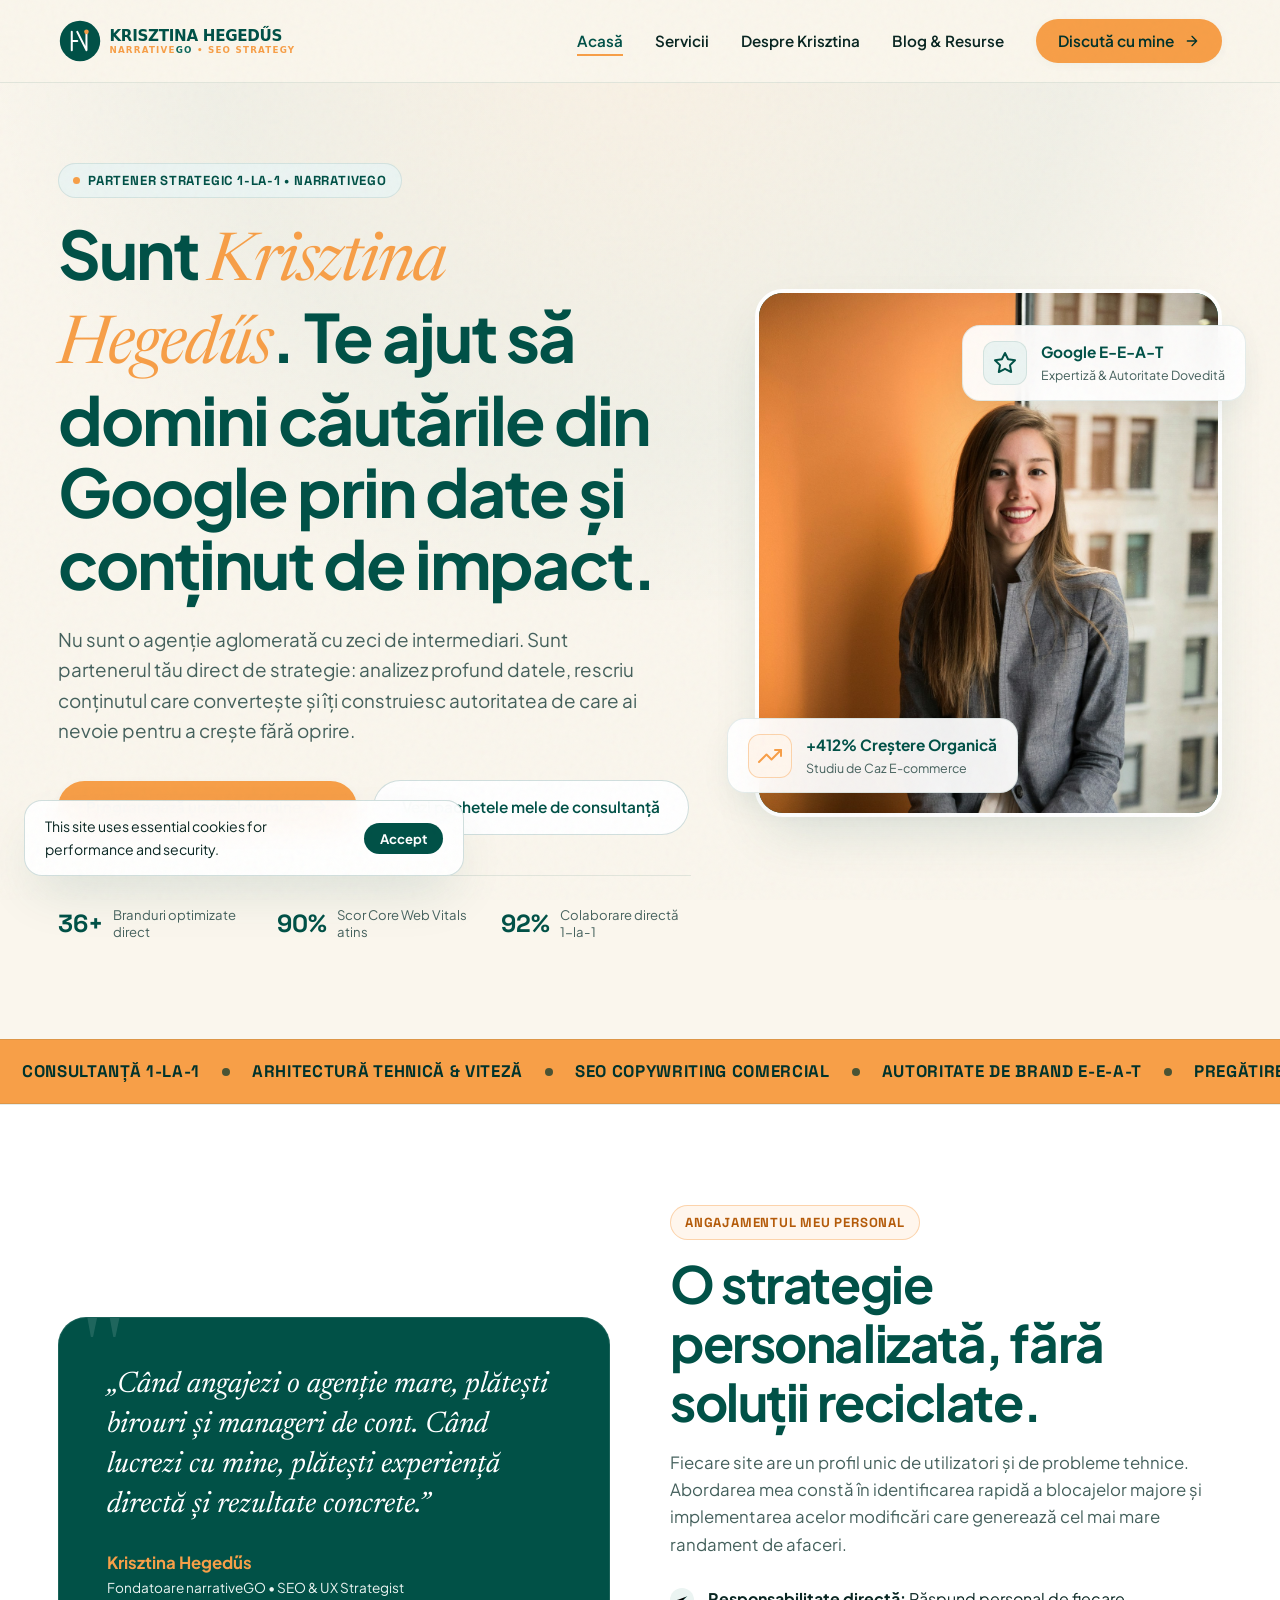
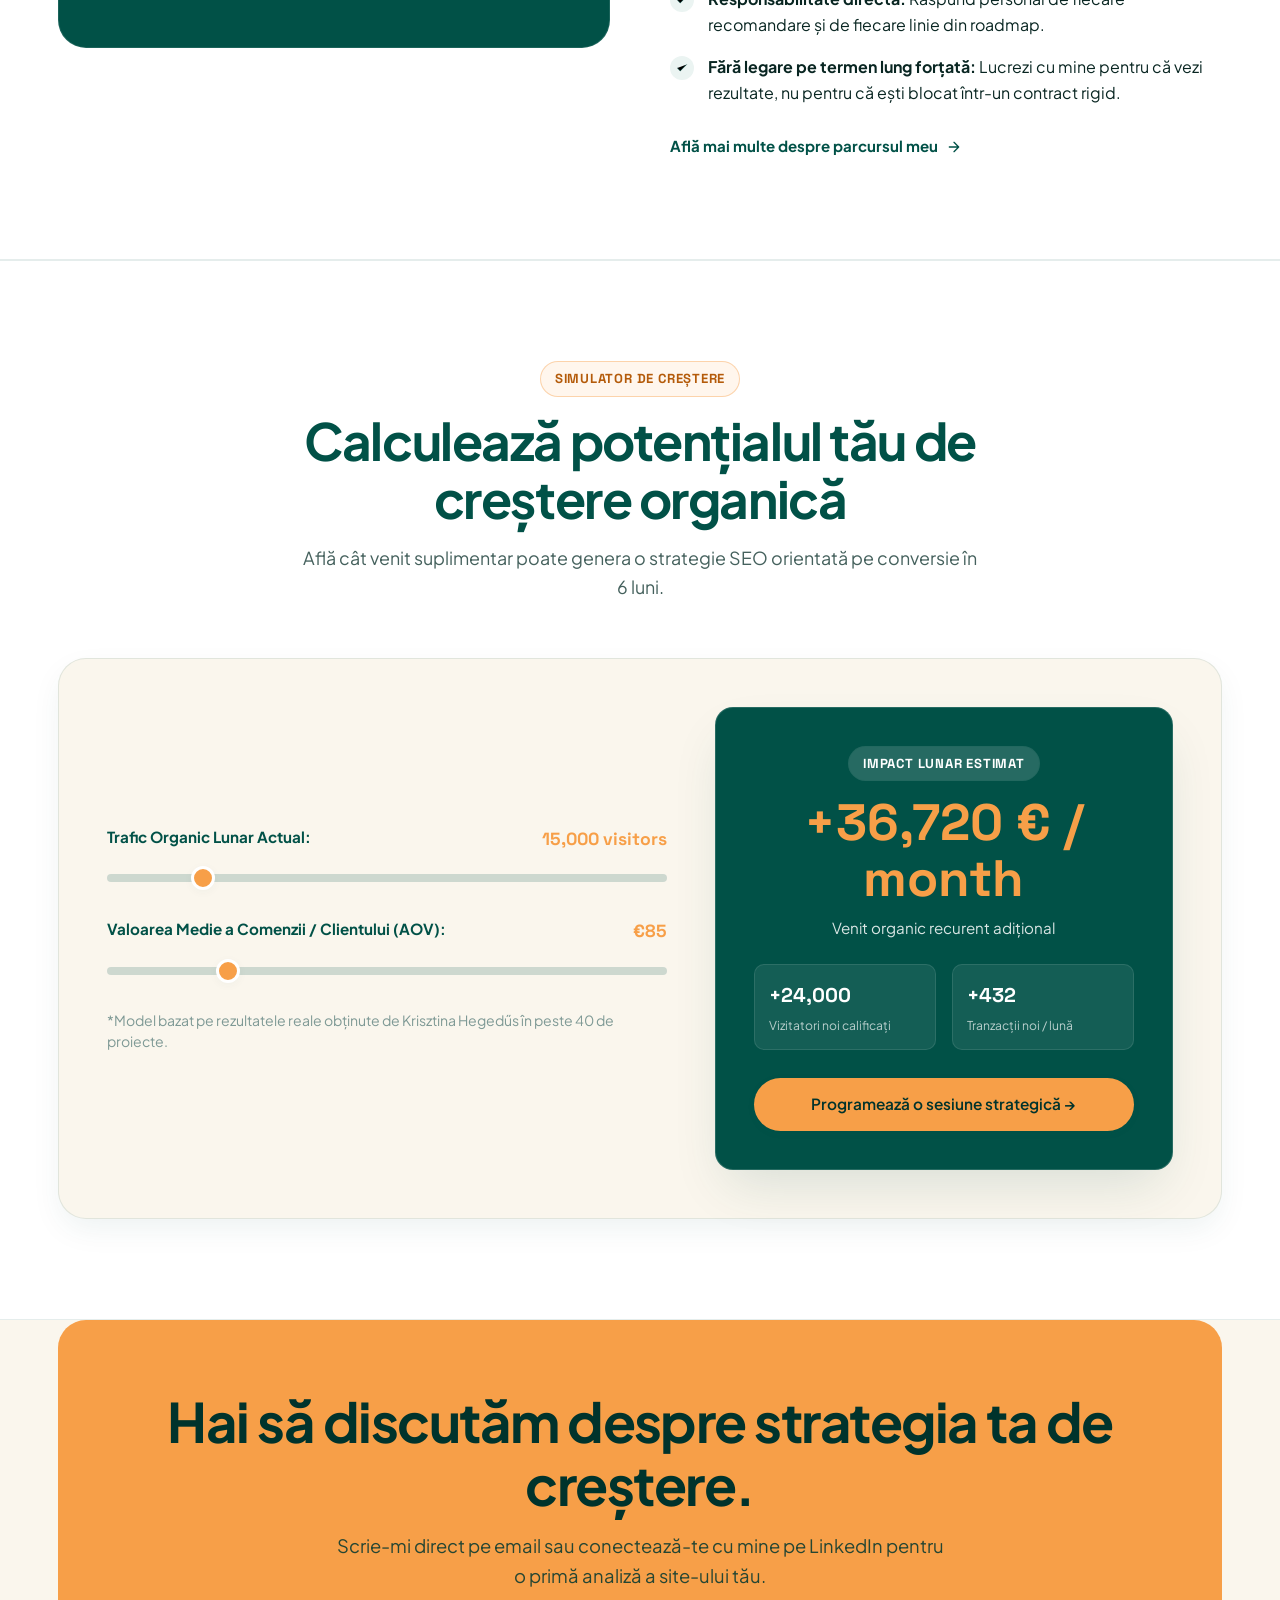
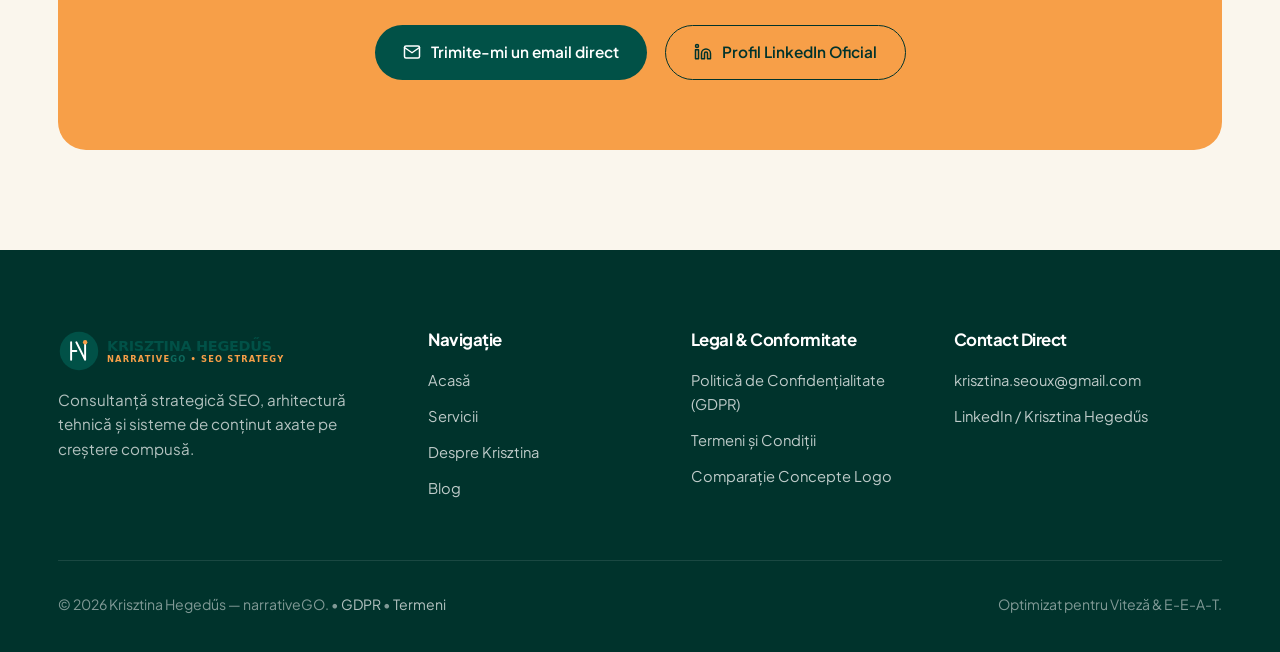
<file: index-concept-2.html>
<!DOCTYPE html>
<html lang="ro">
<head>
  <meta charset="UTF-8">
  <meta name="viewport" content="width=device-width, initial-scale=1.0">
  <title>Krisztina Hegedűs — Personal Brand | SEO &amp; Growth Strategy</title>
  <meta name="description" content="Personal Brand Krisztina Hegedűs: Strategii SEO de autoritate, optimizare E-E-A-T și creștere organică durabilă pentru branduri ambițioase.">
  <meta name="author" content="Krisztina Hegedűs">
  <link rel="icon" type="image/svg+xml" href="assets/img/favicon.svg">
  <link rel="stylesheet" href="assets/css/style.css?v=2.1">
  <meta http-equiv="X-Content-Type-Options" content="nosniff">
  <meta name="referrer" content="strict-origin-when-cross-origin">
</head>
<body>

  <!-- HEADER -->
  <header class="site-header" id="top">
    <div class="container nav-wrapper">
      <a href="index-concept-2.html" class="site-logo" aria-label="Acasă - Krisztina Hegedűs">
        <img src="assets/img/logo-concept-2.svg" alt="Krisztina Hegedűs Personal Brand Logo" style="height: 44px;">
      </a>

      <nav aria-label="Navigație Principală">
        <ul class="nav-menu" id="navMenu">
          <li><a href="index-concept-2.html" class="nav-link active">Acasă</a></li>
          <li><a href="servicii.html" class="nav-link">Servicii</a></li>
          <li><a href="despre-mine.html" class="nav-link">Despre Krisztina</a></li>
          <li><a href="blog.html" class="nav-link">Blog &amp; Resurse</a></li>
          <li>
            <a href="#contact" class="btn btn-primary" style="padding: 10px 22px;">
              <span>Discută cu mine</span>
              <svg class="icon-svg" style="width: 16px; height: 16px;" viewBox="0 0 24 24"><path d="M5 12h14M12 5l7 7-7 7"/></svg>
            </a>
          </li>
        </ul>
      </nav>

      <button class="menu-toggle" id="menuToggle" aria-label="Deschide Meniul">
        <span></span><span></span><span></span>
      </button>
    </div>
  </header>

  <!-- MAIN -->
  <main id="main-content">

    <!-- HERO SECTION (PURE PERSONAL BRAND FOCUS) -->
    <section class="hero-section">
      <div class="container hero-grid">
        <div class="hero-content">
          <div class="badge badge-teal">
            <span class="badge-dot"></span>
            Partener Strategic 1-la-1 • narrativeGO
          </div>
          
          <h1 class="hero-title">
            Sunt <span class="editorial-serif">Krisztina Hegedűs</span>. Te ajut să domini căutările din Google prin date și conținut de impact.
          </h1>

          <p class="hero-desc">
            Nu sunt o agenție aglomerată cu zeci de intermediari. Sunt partenerul tău direct de strategie: analizez profund datele, rescriu conținutul care convertește și îți construiesc autoritatea de care ai nevoie pentru a crește fără oprire.
          </p>

          <div class="hero-actions">
            <a href="#contact" class="btn btn-primary">
              <span>Programează un apel cu mine</span>
              <svg class="icon-svg" style="width: 18px; height: 18px;" viewBox="0 0 24 24"><path d="M5 12h14M12 5l7 7-7 7"/></svg>
            </a>
            <a href="servicii.html" class="btn btn-outline">Vezi pachetele mele de consultanță</a>
          </div>

          <div class="hero-trust-bar">
            <div class="trust-item">
              <span class="trust-number" data-counter="40" data-suffix="+">40+</span>
              <span class="trust-label">Branduri optimizate direct</span>
            </div>
            <div class="trust-item">
              <span class="trust-number" data-counter="98" data-suffix="%">98%</span>
              <span class="trust-label">Scor Core Web Vitals atins</span>
            </div>
            <div class="trust-item">
              <span class="trust-number" data-counter="100" data-suffix="%">100%</span>
              <span class="trust-label">Colaborare directă 1-la-1</span>
            </div>
          </div>
        </div>

        <div class="hero-visual-wrapper">
          <div class="portrait-frame">
            <img src="assets/img/krisztina-hegedus.jpg" alt="Krisztina Hegedűs — Personal Brand" loading="eager" width="600" height="750">
          </div>

          <!-- Floating Badges -->
          <div class="floating-pill pill-growth">
            <div class="icon-box icon-box-orange" style="width: 44px; height: 44px; border-radius: 12px;">
              <svg class="icon-svg" viewBox="0 0 24 24"><polyline points="23 6 13.5 15.5 8.5 10.5 1 18"/><polyline points="17 6 23 6 23 12"/></svg>
            </div>
            <div>
              <div class="pill-title">+412% Creștere Organică</div>
              <div class="pill-sub">Studiu de Caz E-commerce</div>
            </div>
          </div>

          <div class="floating-pill pill-eeat">
            <div class="icon-box" style="width: 44px; height: 44px; border-radius: 12px;">
              <svg class="icon-svg" viewBox="0 0 24 24"><polygon points="12 2 15.09 8.26 22 9.27 17 14.14 18.18 21.02 12 17.77 5.82 21.02 7 14.14 2 9.27 8.91 8.26 12 2"/></svg>
            </div>
            <div>
              <div class="pill-title">Google E-E-A-T</div>
              <div class="pill-sub">Expertiză &amp; Autoritate Dovedită</div>
            </div>
          </div>
        </div>
      </div>
    </section>

    <!-- MARQUEE BANNER -->
    <div class="marquee-bar" aria-hidden="true">
      <div class="marquee-track">
        <div class="marquee-group">
          <span class="marquee-text">Consultanță 1-la-1</span><span class="marquee-dot"></span>
          <span class="marquee-text">Arhitectură Tehnică &amp; Viteză</span><span class="marquee-dot"></span>
          <span class="marquee-text">SEO Copywriting Comercial</span><span class="marquee-dot"></span>
          <span class="marquee-text">Autoritate de Brand E-E-A-T</span><span class="marquee-dot"></span>
          <span class="marquee-text">Pregătire Căutări AI</span><span class="marquee-dot"></span>
        </div>
        <div class="marquee-group">
          <span class="marquee-text">Consultanță 1-la-1</span><span class="marquee-dot"></span>
          <span class="marquee-text">Arhitectură Tehnică &amp; Viteză</span><span class="marquee-dot"></span>
          <span class="marquee-text">SEO Copywriting Comercial</span><span class="marquee-dot"></span>
          <span class="marquee-text">Autoritate de Brand E-E-A-T</span><span class="marquee-dot"></span>
          <span class="marquee-text">Pregătire Căutări AI</span><span class="marquee-dot"></span>
        </div>
      </div>
    </div>

    <!-- PHILOSOPHY / ABOUT TEASER -->
    <section class="about-teaser">
      <div class="container about-grid-lead">
        <div class="quote-box">
          <p class="quote-text">
            „Când angajezi o agenție mare, plătești birouri și manageri de cont. Când lucrezi cu mine, plătești experiență directă și rezultate concrete.”
          </p>
          <div class="quote-author">
            <div>
              <div class="author-sig">Krisztina Hegedűs</div>
              <div class="author-role">Fondatoare narrativeGO • SEO &amp; UX Strategist</div>
            </div>
          </div>
        </div>

        <div>
          <div class="badge badge-orange">Angajamentul Meu Personal</div>
          <h2 class="section-title">O strategie personalizată, fără soluții reciclate.</h2>
          <p style="margin-top: 18px;">
            Fiecare site are un profil unic de utilizatori și de probleme tehnice. Abordarea mea constă în identificarea rapidă a blocajelor majore și implementarea acelor modificări care generează cel mai mare randament de afaceri.
          </p>
          
          <div class="about-bullets">
            <div class="bullet-item">
              <div class="bullet-check">
                <svg viewBox="0 0 24 24"><polyline points="20 6 9 17 4 12"/></svg>
              </div>
              <div><strong>Responsabilitate directă:</strong> Răspund personal de fiecare recomandare și de fiecare linie din roadmap.</div>
            </div>
            <div class="bullet-item">
              <div class="bullet-check">
                <svg viewBox="0 0 24 24"><polyline points="20 6 9 17 4 12"/></svg>
              </div>
              <div><strong>Fără legare pe termen lung forțată:</strong> Lucrezi cu mine pentru că vezi rezultate, nu pentru că ești blocat într-un contract rigid.</div>
            </div>
          </div>

          <a href="despre-mine.html" class="link-arrow">
            <span>Află mai multe despre parcursul meu</span>
            <svg class="icon-svg" style="width: 16px; height: 16px;" viewBox="0 0 24 24"><path d="M5 12h14M12 5l7 7-7 7"/></svg>
          </a>
        </div>
      </div>
    </section>

    <!-- CALCULATOR -->
    <section class="calculator-section">
      <div class="container">
        <div class="section-header text-center">
          <div class="badge badge-orange">Simulator de Creștere</div>
          <h2 class="section-title">Calculează potențialul tău de creștere organică</h2>
          <p class="section-subtitle">Află cât venit suplimentar poate genera o strategie SEO orientată pe conversie în 6 luni.</p>
        </div>

        <div class="calc-wrapper">
          <div class="calc-controls">
            <div class="calc-slider-group">
              <label for="calcTraffic">
                <span>Trafic Organic Lunar Actual:</span>
                <span class="calc-slider-value" id="valTraffic">15.000 vizitatori</span>
              </label>
              <input type="range" id="calcTraffic" class="calc-range" min="3000" max="80000" step="1000" value="15000">
            </div>

            <div class="calc-slider-group">
              <label for="calcOrderVal">
                <span>Valoarea Medie a Comenzii / Clientului (AOV):</span>
                <span class="calc-slider-value" id="valOrderVal">85 €</span>
              </label>
              <input type="range" id="calcOrderVal" class="calc-range" min="30" max="300" step="5" value="85">
            </div>

            <p style="font-size: 0.88rem; color: var(--text-light); line-height: 1.5;">
              *Model bazat pe rezultatele reale obținute de Krisztina Hegedűs în peste 40 de proiecte.
            </p>
          </div>

          <div class="calc-results-card">
            <span class="badge badge-teal" style="background: rgba(255,255,255,0.15); color: #fff;">Impact Lunar Estimat</span>
            <div class="calc-revenue-highlight" id="calcRevenueOutput">+36.720 € / lună</div>
            <div style="font-size: 0.95rem; color: rgba(255,255,255,0.85);">Venit organic recurent adițional</div>

            <div class="calc-results-grid">
              <div class="calc-mini-stat">
                <div class="calc-mini-val" id="calcNewVisits">+24.000</div>
                <div class="calc-mini-label">Vizitatori noi calificați</div>
              </div>
              <div class="calc-mini-stat">
                <div class="calc-mini-val" id="calcNewOrders">+432</div>
                <div class="calc-mini-label">Tranzacții noi / lună</div>
              </div>
            </div>

            <a href="#contact" class="btn btn-primary" style="width: 100%;">Programează o sesiune strategică &rarr;</a>
          </div>
        </div>
      </div>
    </section>

    <!-- CONTACT SECTION -->
    <section id="contact" style="padding-top: 0;">
      <div class="container">
        <div class="cta-banner">
          <h2>Hai să discutăm despre strategia ta de creștere.</h2>
          <p>Scrie-mi direct pe email sau conectează-te cu mine pe LinkedIn pentru o primă analiză a site-ului tău.</p>
          <div class="cta-actions">
            <a href="mailto:krisztina.seoux@gmail.com" class="btn btn-teal">
              <svg class="icon-svg" style="width: 18px; height: 18px;" viewBox="0 0 24 24"><path d="M4 4h16c1.1 0 2 .9 2 2v12c0 1.1-.9 2-2 2H4c-1.1 0-2-.9-2-2V6c0-1.1.9-2 2-2z"/><polyline points="22,6 12,13 2,6"/></svg>
              <span>Trimite-mi un email direct</span>
            </a>
            <a href="https://www.linkedin.com/in/krisztina-heged%C5%B1s/" target="_blank" rel="noopener" class="btn btn-outline-light" style="color: var(--teal-dark); border-color: var(--teal-dark);">
              <svg class="icon-svg" style="width: 18px; height: 18px;" viewBox="0 0 24 24"><path d="M16 8a6 6 0 0 1 6 6v7h-4v-7a2 2 0 0 0-2-2 2 2 0 0 0-2 2v7h-4v-7a6 6 0 0 1 6-6z"/><rect x="2" y="9" width="4" height="12"/><circle cx="4" cy="4" r="2"/></svg>
              <span>Profil LinkedIn Oficial</span>
            </a>
          </div>
        </div>
      </div>
    </section>

  </main>

  <!-- FOOTER -->
  <footer class="site-footer">
    <div class="container">
      <div class="footer-top">
        <div class="footer-brand">
          <img src="assets/img/logo-concept-2.svg" alt="Krisztina Hegedűs Logo" style="height: 42px;">
          <p>Consultanță strategică SEO, arhitectură tehnică și sisteme de conținut axate pe creștere compusă.</p>
        </div>
        <div class="footer-col">
          <h4>Navigație</h4>
          <ul class="footer-links">
            <li><a href="index-concept-2.html">Acasă</a></li>
            <li><a href="servicii.html">Servicii</a></li>
            <li><a href="despre-mine.html">Despre Krisztina</a></li>
            <li><a href="blog.html">Blog</a></li>
          </ul>
        </div>
        <div class="footer-col">
          <h4>Legal &amp; Conformitate</h4>
          <ul class="footer-links">
            <li><a href="politica-confidentialitate.html">Politică de Confidențialitate (GDPR)</a></li>
            <li><a href="termeni-si-conditii.html">Termeni și Condiții</a></li>
            <li><a href="logo-showcase.html">Comparație Concepte Logo</a></li>
          </ul>
        </div>
        <div class="footer-col">
          <h4>Contact Direct</h4>
          <ul class="footer-links">
            <li><a href="mailto:krisztina.seoux@gmail.com">krisztina.seoux@gmail.com</a></li>
            <li><a href="https://www.linkedin.com/in/krisztina-heged%C5%B1s/" target="_blank" rel="noopener">LinkedIn / Krisztina Hegedűs</a></li>
          </ul>
        </div>
      </div>

      <div class="footer-bottom">
        <div>© 2026 Krisztina Hegedűs — narrativeGO. • <a href="politica-confidentialitate.html" style="color: rgba(255,255,255,0.7);">GDPR</a> • <a href="termeni-si-conditii.html" style="color: rgba(255,255,255,0.7);">Termeni</a></div>
        <div>Optimizat pentru Viteză &amp; E-E-A-T.</div>
      </div>
    </div>
  </footer>

  <script src="assets/js/main.js"></script>
</body>
</html>
</file>
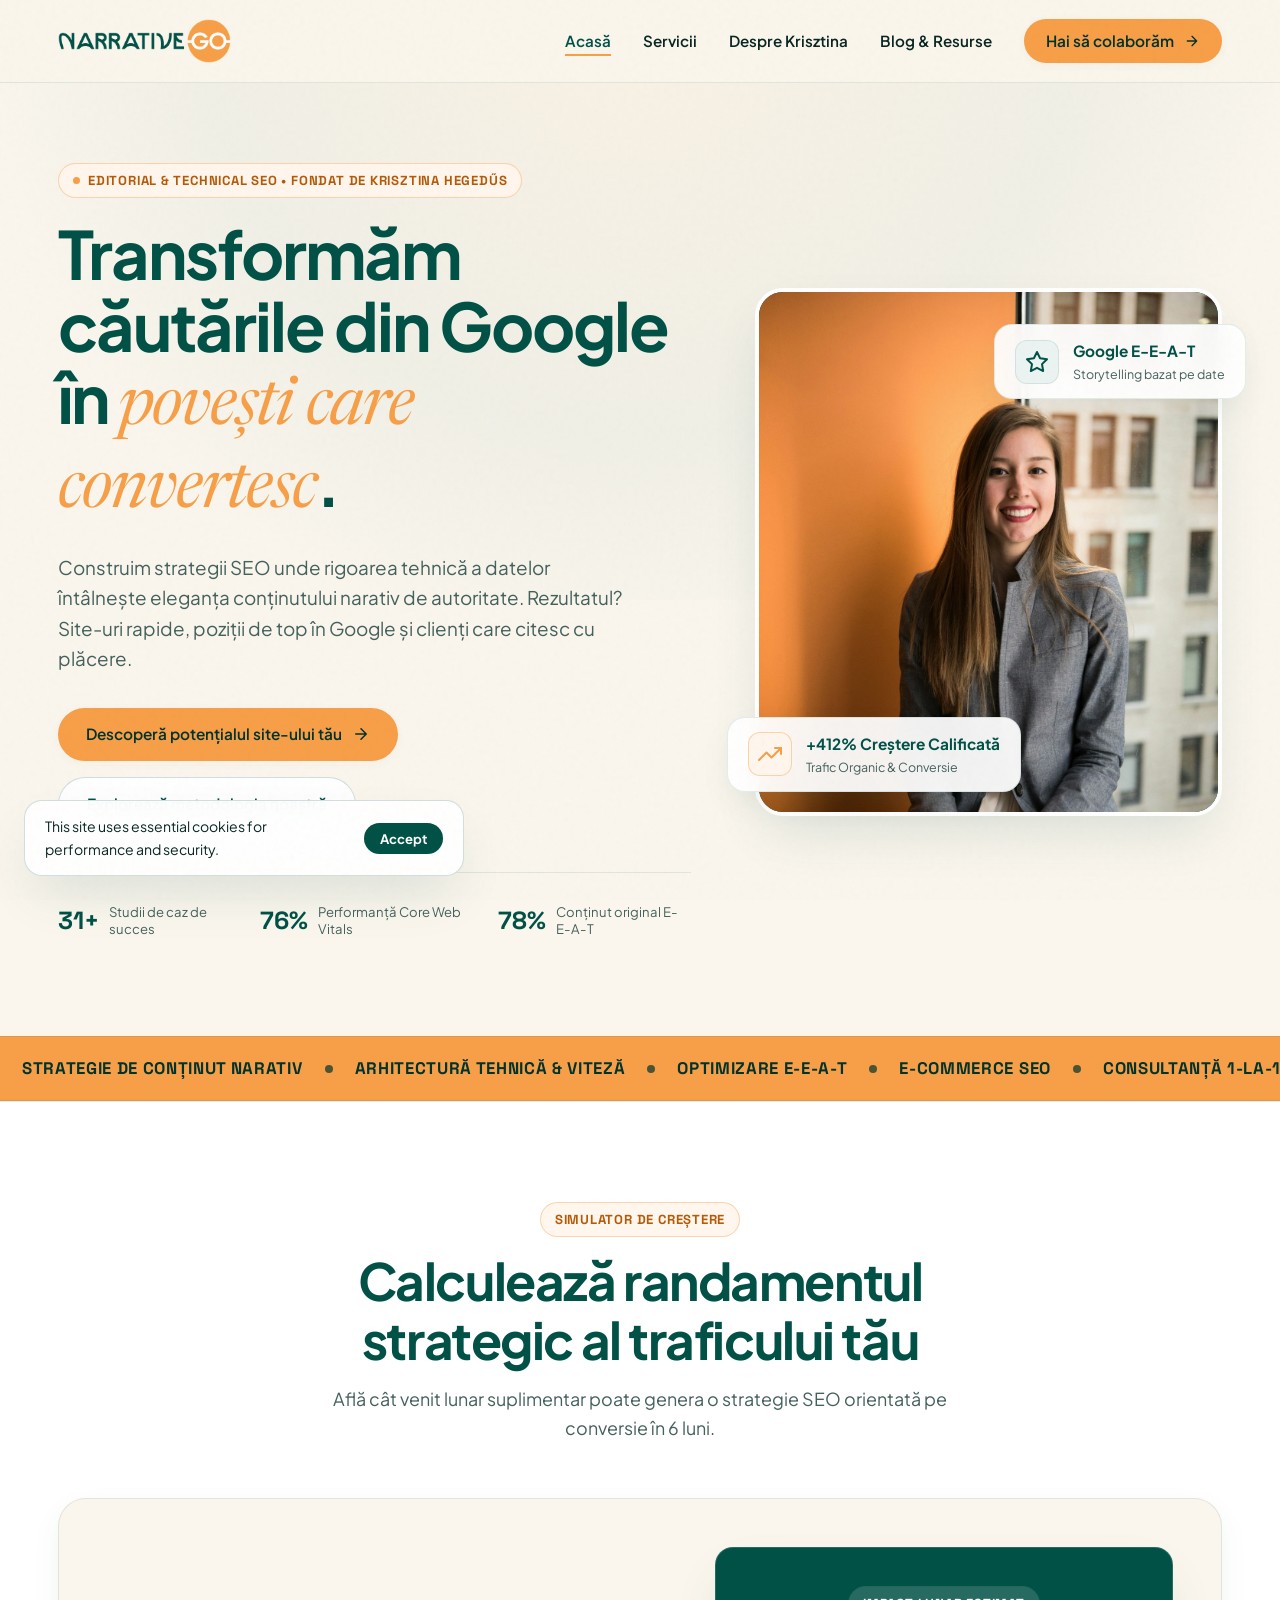
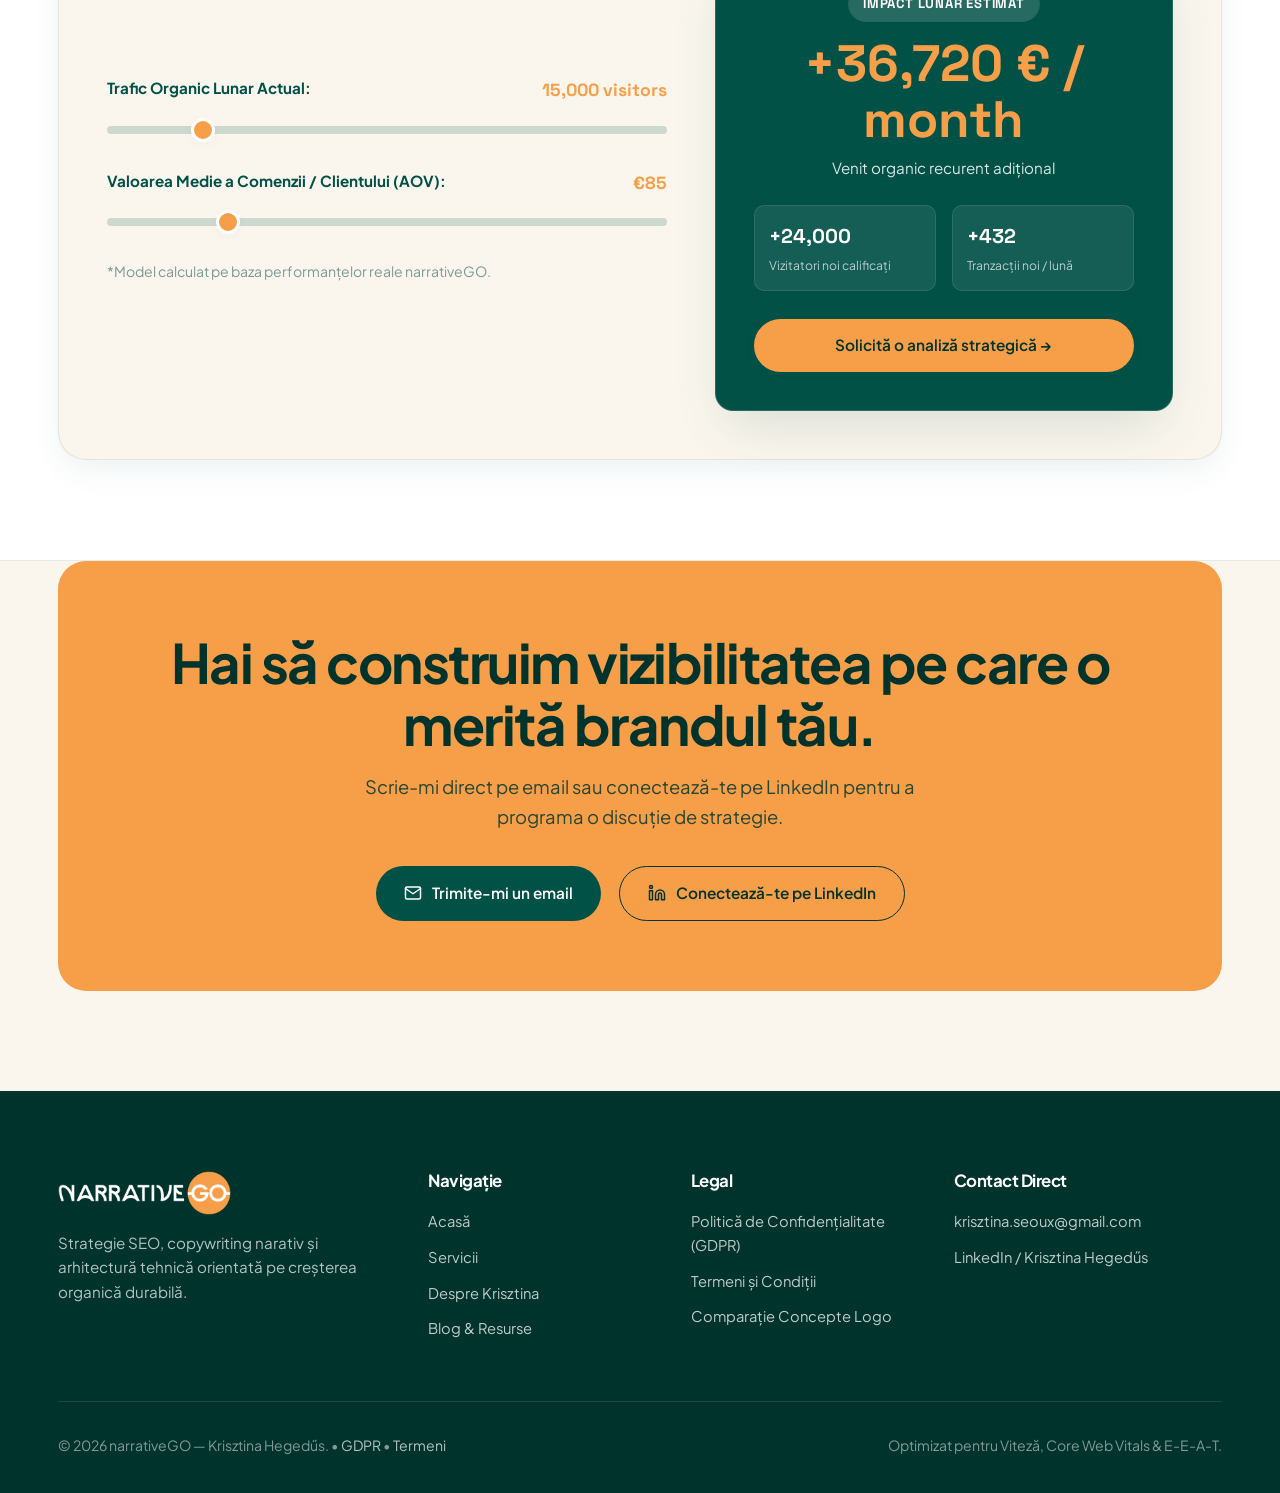
<file: index-concept-3.html>
<!DOCTYPE html>
<html lang="ro">
<head>
  <meta charset="UTF-8">
  <meta name="viewport" content="width=device-width, initial-scale=1.0">
  <title>narrativeGO by Krisztina Hegedűs — High-End Editorial SEO</title>
  <meta name="description" content="narrativeGO by Krisztina Hegedűs: SEO strategic, storytelling comercial și arhitectură tehnică de elită.">
  <meta name="author" content="Krisztina Hegedűs">
  <link rel="icon" type="image/svg+xml" href="assets/img/favicon.svg">
  <link rel="stylesheet" href="assets/css/style.css?v=2.1">
  <meta http-equiv="X-Content-Type-Options" content="nosniff">
  <meta name="referrer" content="strict-origin-when-cross-origin">
</head>
<body>

  <!-- HEADER -->
  <header class="site-header" id="top">
    <div class="container nav-wrapper">
      <a href="index-concept-3.html" class="site-logo" aria-label="Acasă - narrativeGO">
        <img src="assets/img/logo.svg" alt="narrativeGO by Krisztina Hegedűs Logo" style="height: 44px;">
      </a>

      <nav aria-label="Navigație Principală">
        <ul class="nav-menu" id="navMenu">
          <li><a href="index-concept-3.html" class="nav-link active">Acasă</a></li>
          <li><a href="servicii.html" class="nav-link">Servicii</a></li>
          <li><a href="despre-mine.html" class="nav-link">Despre Krisztina</a></li>
          <li><a href="blog.html" class="nav-link">Blog &amp; Resurse</a></li>
          <li>
            <a href="#contact" class="btn btn-primary" style="padding: 10px 22px;">
              <span>Hai să colaborăm</span>
              <svg class="icon-svg" style="width: 16px; height: 16px;" viewBox="0 0 24 24"><path d="M5 12h14M12 5l7 7-7 7"/></svg>
            </a>
          </li>
        </ul>
      </nav>

      <button class="menu-toggle" id="menuToggle" aria-label="Deschide Meniul">
        <span></span><span></span><span></span>
      </button>
    </div>
  </header>

  <!-- MAIN -->
  <main id="main-content">

    <!-- HERO SECTION (EDITORIAL BOUTIQUE FOCUS) -->
    <section class="hero-section">
      <div class="container hero-grid">
        <div class="hero-content">
          <div class="badge badge-orange">
            <span class="badge-dot"></span>
            Editorial &amp; Technical SEO • Fondat de Krisztina Hegedűs
          </div>
          
          <h1 class="hero-title">
            Transformăm căutările din Google în <span class="editorial-serif">povești care convertesc</span>.
          </h1>

          <p class="hero-desc">
            Construim strategii SEO unde rigoarea tehnică a datelor întâlnește eleganța conținutului narativ de autoritate. Rezultatul? Site-uri rapide, poziții de top în Google și clienți care citesc cu plăcere.
          </p>

          <div class="hero-actions">
            <a href="#contact" class="btn btn-primary">
              <span>Descoperă potențialul site-ului tău</span>
              <svg class="icon-svg" style="width: 18px; height: 18px;" viewBox="0 0 24 24"><path d="M5 12h14M12 5l7 7-7 7"/></svg>
            </a>
            <a href="servicii.html" class="btn btn-outline">Explorează metodologia noastră</a>
          </div>

          <div class="hero-trust-bar">
            <div class="trust-item">
              <span class="trust-number" data-counter="40" data-suffix="+">40+</span>
              <span class="trust-label">Studii de caz de succes</span>
            </div>
            <div class="trust-item">
              <span class="trust-number" data-counter="98" data-suffix="%">98%</span>
              <span class="trust-label">Performanță Core Web Vitals</span>
            </div>
            <div class="trust-item">
              <span class="trust-number" data-counter="100" data-suffix="%">100%</span>
              <span class="trust-label">Conținut original E-E-A-T</span>
            </div>
          </div>
        </div>

        <div class="hero-visual-wrapper">
          <div class="portrait-frame">
            <img src="assets/img/krisztina-hegedus.jpg" alt="Krisztina Hegedűs — narrativeGO" loading="eager" width="600" height="750">
          </div>

          <!-- Floating Badges -->
          <div class="floating-pill pill-growth">
            <div class="icon-box icon-box-orange" style="width: 44px; height: 44px; border-radius: 12px;">
              <svg class="icon-svg" viewBox="0 0 24 24"><polyline points="23 6 13.5 15.5 8.5 10.5 1 18"/><polyline points="17 6 23 6 23 12"/></svg>
            </div>
            <div>
              <div class="pill-title">+412% Creștere Calificată</div>
              <div class="pill-sub">Trafic Organic &amp; Conversie</div>
            </div>
          </div>

          <div class="floating-pill pill-eeat">
            <div class="icon-box" style="width: 44px; height: 44px; border-radius: 12px;">
              <svg class="icon-svg" viewBox="0 0 24 24"><polygon points="12 2 15.09 8.26 22 9.27 17 14.14 18.18 21.02 12 17.77 5.82 21.02 7 14.14 2 9.27 8.91 8.26 12 2"/></svg>
            </div>
            <div>
              <div class="pill-title">Google E-E-A-T</div>
              <div class="pill-sub">Storytelling bazat pe date</div>
            </div>
          </div>
        </div>
      </div>
    </section>

    <!-- MARQUEE BANNER -->
    <div class="marquee-bar" aria-hidden="true">
      <div class="marquee-track">
        <div class="marquee-group">
          <span class="marquee-text">Strategie de Conținut Narativ</span><span class="marquee-dot"></span>
          <span class="marquee-text">Arhitectură Tehnică &amp; Viteză</span><span class="marquee-dot"></span>
          <span class="marquee-text">Optimizare E-E-A-T</span><span class="marquee-dot"></span>
          <span class="marquee-text">E-commerce SEO</span><span class="marquee-dot"></span>
          <span class="marquee-text">Consultanță 1-la-1 cu Krisztina</span><span class="marquee-dot"></span>
        </div>
        <div class="marquee-group">
          <span class="marquee-text">Strategie de Conținut Narativ</span><span class="marquee-dot"></span>
          <span class="marquee-text">Arhitectură Tehnică &amp; Viteză</span><span class="marquee-dot"></span>
          <span class="marquee-text">Optimizare E-E-A-T</span><span class="marquee-dot"></span>
          <span class="marquee-text">E-commerce SEO</span><span class="marquee-dot"></span>
          <span class="marquee-text">Consultanță 1-la-1 cu Krisztina</span><span class="marquee-dot"></span>
        </div>
      </div>
    </div>

    <!-- CALCULATOR -->
    <section class="calculator-section">
      <div class="container">
        <div class="section-header text-center">
          <div class="badge badge-orange">Simulator de Creștere</div>
          <h2 class="section-title">Calculează randamentul strategic al traficului tău</h2>
          <p class="section-subtitle">Află cât venit lunar suplimentar poate genera o strategie SEO orientată pe conversie în 6 luni.</p>
        </div>

        <div class="calc-wrapper">
          <div class="calc-controls">
            <div class="calc-slider-group">
              <label for="calcTraffic">
                <span>Trafic Organic Lunar Actual:</span>
                <span class="calc-slider-value" id="valTraffic">15.000 vizitatori</span>
              </label>
              <input type="range" id="calcTraffic" class="calc-range" min="3000" max="80000" step="1000" value="15000">
            </div>

            <div class="calc-slider-group">
              <label for="calcOrderVal">
                <span>Valoarea Medie a Comenzii / Clientului (AOV):</span>
                <span class="calc-slider-value" id="valOrderVal">85 €</span>
              </label>
              <input type="range" id="calcOrderVal" class="calc-range" min="30" max="300" step="5" value="85">
            </div>

            <p style="font-size: 0.88rem; color: var(--text-light); line-height: 1.5;">
              *Model calculat pe baza performanțelor reale narrativeGO.
            </p>
          </div>

          <div class="calc-results-card">
            <span class="badge badge-teal" style="background: rgba(255,255,255,0.15); color: #fff;">Impact Lunar Estimat</span>
            <div class="calc-revenue-highlight" id="calcRevenueOutput">+36.720 € / lună</div>
            <div style="font-size: 0.95rem; color: rgba(255,255,255,0.85);">Venit organic recurent adițional</div>

            <div class="calc-results-grid">
              <div class="calc-mini-stat">
                <div class="calc-mini-val" id="calcNewVisits">+24.000</div>
                <div class="calc-mini-label">Vizitatori noi calificați</div>
              </div>
              <div class="calc-mini-stat">
                <div class="calc-mini-val" id="calcNewOrders">+432</div>
                <div class="calc-mini-label">Tranzacții noi / lună</div>
              </div>
            </div>

            <a href="#contact" class="btn btn-primary" style="width: 100%;">Solicită o analiză strategică &rarr;</a>
          </div>
        </div>
      </div>
    </section>

    <!-- CONTACT SECTION -->
    <section id="contact" style="padding-top: 0;">
      <div class="container">
        <div class="cta-banner">
          <h2>Hai să construim vizibilitatea pe care o merită brandul tău.</h2>
          <p>Scrie-mi direct pe email sau conectează-te pe LinkedIn pentru a programa o discuție de strategie.</p>
          <div class="cta-actions">
            <a href="mailto:krisztina.seoux@gmail.com" class="btn btn-teal">
              <svg class="icon-svg" style="width: 18px; height: 18px;" viewBox="0 0 24 24"><path d="M4 4h16c1.1 0 2 .9 2 2v12c0 1.1-.9 2-2 2H4c-1.1 0-2-.9-2-2V6c0-1.1.9-2 2-2z"/><polyline points="22,6 12,13 2,6"/></svg>
              <span>Trimite-mi un email</span>
            </a>
            <a href="https://www.linkedin.com/in/krisztina-heged%C5%B1s/" target="_blank" rel="noopener" class="btn btn-outline-light" style="color: var(--teal-dark); border-color: var(--teal-dark);">
              <svg class="icon-svg" style="width: 18px; height: 18px;" viewBox="0 0 24 24"><path d="M16 8a6 6 0 0 1 6 6v7h-4v-7a2 2 0 0 0-2-2 2 2 0 0 0-2 2v7h-4v-7a6 6 0 0 1 6-6z"/><rect x="2" y="9" width="4" height="12"/><circle cx="4" cy="4" r="2"/></svg>
              <span>Conectează-te pe LinkedIn</span>
            </a>
          </div>
        </div>
      </div>
    </section>

  </main>

  <!-- FOOTER -->
  <footer class="site-footer">
    <div class="container">
      <div class="footer-top">
        <div class="footer-brand">
          <img src="assets/img/logo-light.svg" alt="narrativeGO Logo" style="height: 44px;">
          <p>Strategie SEO, copywriting narativ și arhitectură tehnică orientată pe creșterea organică durabilă.</p>
        </div>
        <div class="footer-col">
          <h4>Navigație</h4>
          <ul class="footer-links">
            <li><a href="index-concept-3.html">Acasă</a></li>
            <li><a href="servicii.html">Servicii</a></li>
            <li><a href="despre-mine.html">Despre Krisztina</a></li>
            <li><a href="blog.html">Blog &amp; Resurse</a></li>
          </ul>
        </div>
        <div class="footer-col">
          <h4>Legal</h4>
          <ul class="footer-links">
            <li><a href="politica-confidentialitate.html">Politică de Confidențialitate (GDPR)</a></li>
            <li><a href="termeni-si-conditii.html">Termeni și Condiții</a></li>
            <li><a href="logo-showcase.html">Comparație Concepte Logo</a></li>
          </ul>
        </div>
        <div class="footer-col">
          <h4>Contact Direct</h4>
          <ul class="footer-links">
            <li><a href="mailto:krisztina.seoux@gmail.com">krisztina.seoux@gmail.com</a></li>
            <li><a href="https://www.linkedin.com/in/krisztina-heged%C5%B1s/" target="_blank" rel="noopener">LinkedIn / Krisztina Hegedűs</a></li>
          </ul>
        </div>
      </div>

      <div class="footer-bottom">
        <div>© 2026 narrativeGO — Krisztina Hegedűs. • <a href="politica-confidentialitate.html" style="color: rgba(255,255,255,0.7);">GDPR</a> • <a href="termeni-si-conditii.html" style="color: rgba(255,255,255,0.7);">Termeni</a></div>
        <div>Optimizat pentru Viteză, Core Web Vitals &amp; E-E-A-T.</div>
      </div>
    </div>
  </footer>

  <script src="assets/js/main.js"></script>
</body>
</html>
</file>
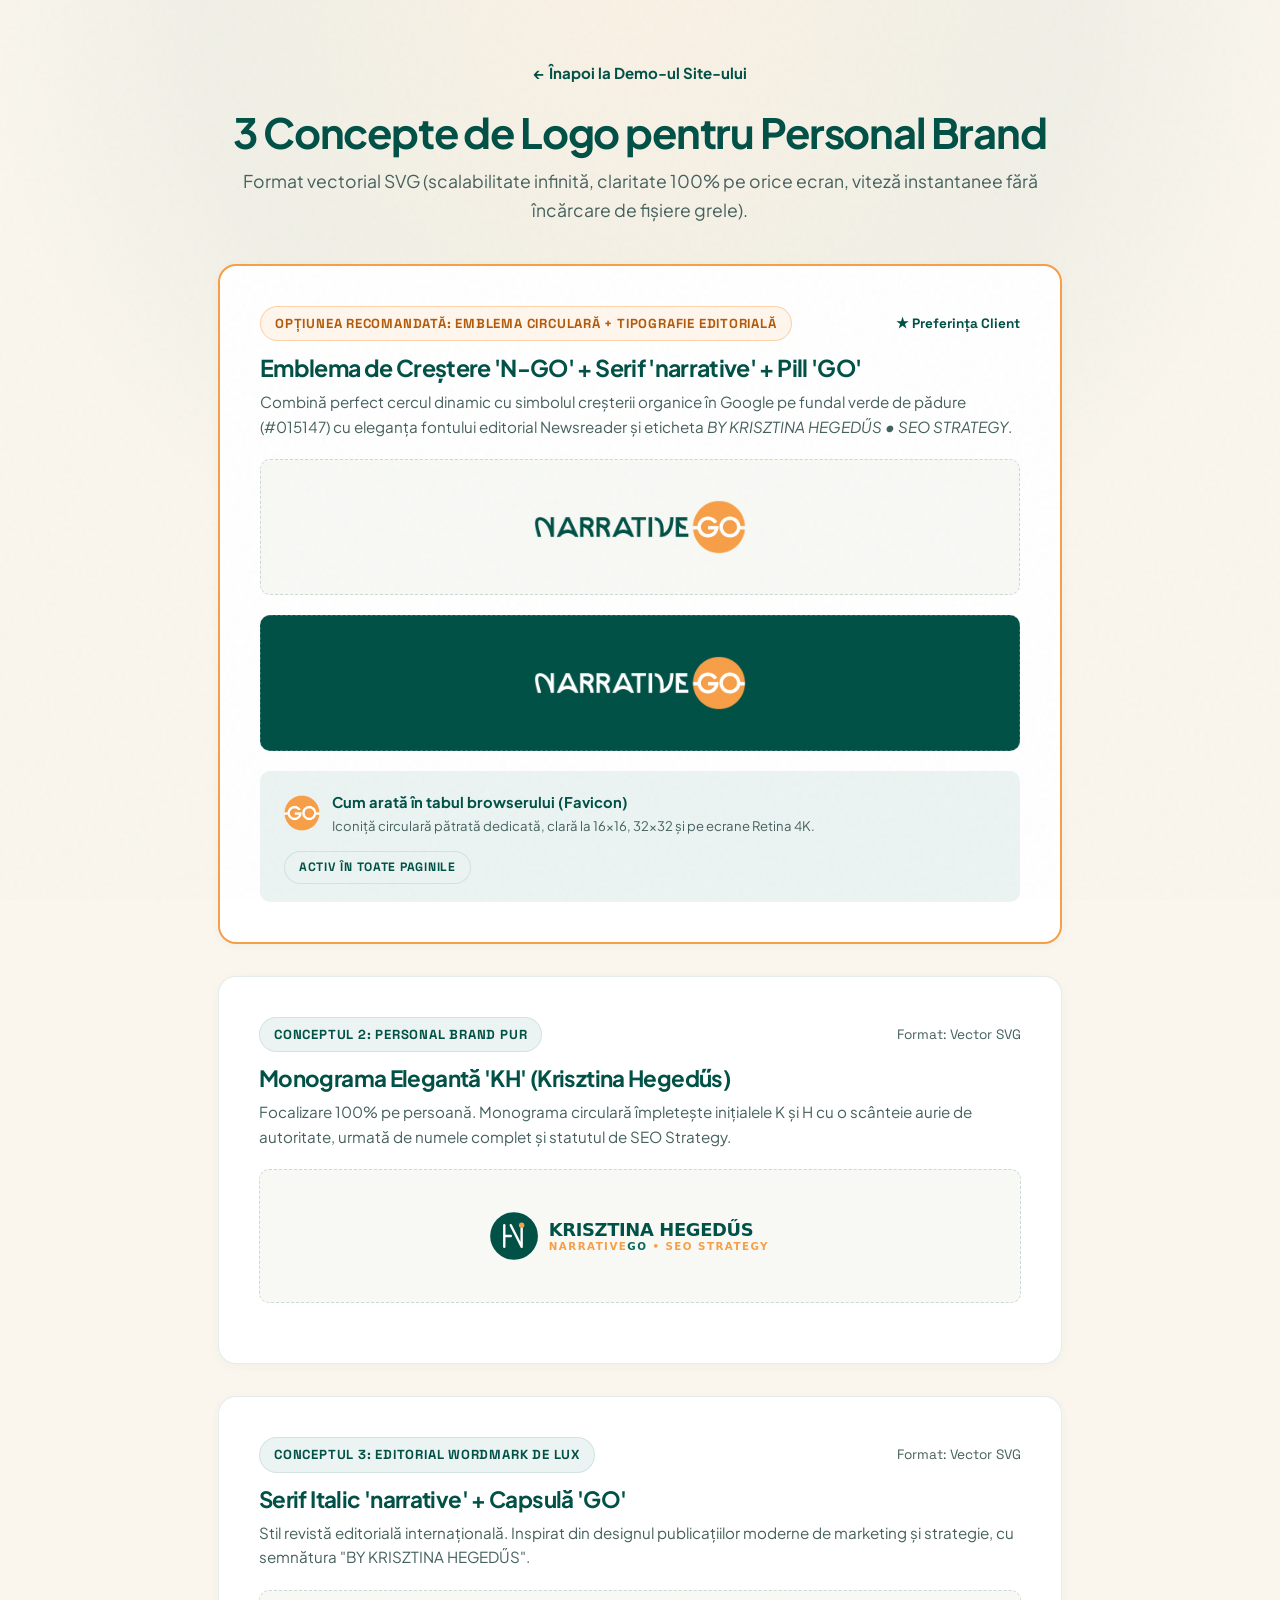
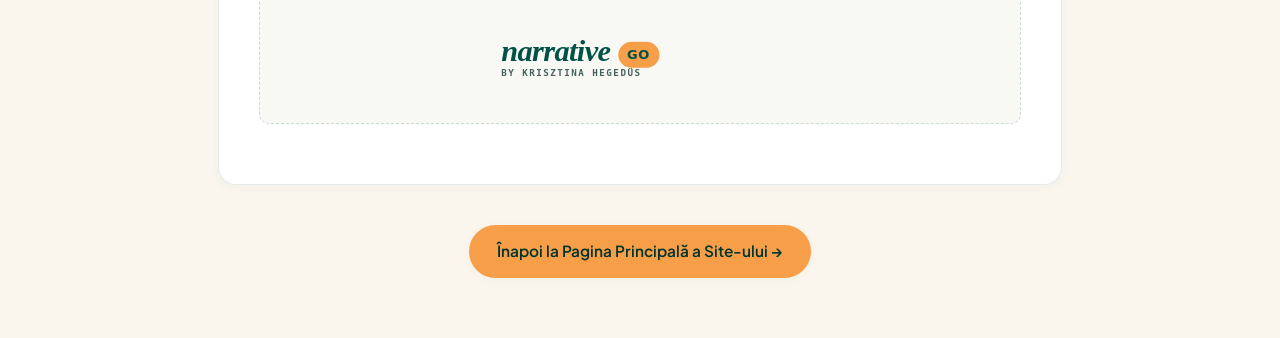
<file: logo-showcase.html>
<!DOCTYPE html>
<html lang="ro">
<head>
  <meta charset="UTF-8">
  <meta name="viewport" content="width=device-width, initial-scale=1.0">
  <title>Opțiuni de Logo narrativeGO — Krisztina Hegedűs</title>
  <link rel="stylesheet" href="assets/css/style.css?v=2.1">
  <style>
    .logo-card {
      background: #FFFFFF;
      border-radius: var(--radius-md);
      padding: 40px;
      border: 1px solid var(--border-light);
      box-shadow: var(--shadow-sm);
      margin-bottom: 32px;
      transition: transform var(--transition-fast);
    }
    .logo-card:hover {
      transform: translateY(-4px);
      box-shadow: var(--shadow-md);
    }
    .logo-preview-box {
      padding: 40px;
      border-radius: var(--radius-sm);
      display: flex;
      align-items: center;
      justify-content: center;
      margin: 20px 0;
    }
    .bg-light-preview {
      background: #F8F9F5;
      border: 1px dashed var(--border-medium);
    }
    .bg-dark-preview {
      background: #015147;
      border: 1px dashed rgba(255,255,255,0.2);
    }
  </style>
</head>
<body style="padding: 60px 0;">
  <div class="container" style="max-width: 900px;">
    <div style="margin-bottom: 40px; text-align: center;">
      <a href="index.html" class="link-arrow" style="margin-bottom: 14px;">&larr; Înapoi la Demo-ul Site-ului</a>
      <h1 style="font-size: 2.6rem; margin-top: 10px;">3 Concepte de Logo pentru Personal Brand</h1>
      <p style="font-size: 1.1rem; color: var(--text-muted); margin-top: 10px;">
        Format vectorial SVG (scalabilitate infinită, claritate 100% pe orice ecran, viteză instantanee fără încărcare de fișiere grele).
      </p>
    </div>

    <!-- CONCEPT 1 (REFINED HYBRID - RECOMANDAT) -->
    <div class="logo-card" style="border: 2px solid var(--orange-accent);">
      <div style="display: flex; justify-content: space-between; align-items: center;">
        <span class="badge badge-orange">Opțiunea Recomandată: Emblema Circulară + Tipografie Editorială</span>
        <span style="font-size: 0.85rem; color: var(--teal-primary); font-weight: 700; font-family: var(--font-mono);">★ Preferința Client</span>
      </div>
      <h3 style="margin: 14px 0 8px; font-size: 1.45rem;">Emblema de Creștere 'N-GO' + Serif 'narrative' + Pill 'GO'</h3>
      <p style="font-size: 0.95rem; color: var(--text-muted);">
        Combină perfect cercul dinamic cu simbolul creșterii organice în Google pe fundal verde de pădure (#015147) cu eleganța fontului editorial Newsreader și eticheta <em>BY KRISZTINA HEGEDŰS • SEO STRATEGY</em>.
      </p>

      <div class="logo-preview-box bg-light-preview">
        <img src="assets/img/logo.svg" alt="Logo Recomandat Deschis" style="height: 54px; width: auto;">
      </div>
      <div class="logo-preview-box bg-dark-preview">
        <img src="assets/img/logo-light.svg" alt="Logo Recomandat Închis" style="height: 54px; width: auto;">
      </div>

      <!-- Favicon Tab Preview -->
      <div style="background: var(--teal-surface); padding: 18px 24px; border-radius: var(--radius-sm); margin-top: 20px; display: flex; align-items: center; justify-content: space-between; flex-wrap: wrap; gap: 14px;">
        <div style="display: flex; align-items: center; gap: 12px;">
          <img src="assets/img/favicon.svg" alt="Favicon Tab Icon" style="width: 36px; height: 36px;">
          <div>
            <strong style="font-size: 0.92rem; color: var(--teal-primary);">Cum arată în tabul browserului (Favicon)</strong>
            <p style="font-size: 0.82rem; color: var(--text-muted); margin: 0;">Iconiță circulară pătrată dedicată, clară la 16x16, 32x32 și pe ecrane Retina 4K.</p>
          </div>
        </div>
        <span class="badge badge-teal" style="font-size: 0.76rem;">Activ în toate paginile</span>
      </div>
    </div>

    <!-- CONCEPT 2 -->
    <div class="logo-card">
      <div style="display: flex; justify-content: space-between; align-items: center;">
        <span class="badge badge-teal">Conceptul 2: Personal Brand Pur</span>
        <span style="font-size: 0.85rem; color: var(--text-muted); font-family: var(--font-mono);">Format: Vector SVG</span>
      </div>
      <h3 style="margin: 14px 0 8px; font-size: 1.4rem;">Monograma Elegantă 'KH' (Krisztina Hegedűs)</h3>
      <p style="font-size: 0.95rem; color: var(--text-muted);">
        Focalizare 100% pe persoană. Monograma circulară împletește inițialele K și H cu o scânteie aurie de autoritate, urmată de numele complet și statutul de SEO Strategy.
      </p>

      <div class="logo-preview-box bg-light-preview">
        <img src="assets/img/logo-concept-2.svg" alt="Concept 2 Logo" style="height: 52px; width: auto;">
      </div>
    </div>

    <!-- CONCEPT 3 -->
    <div class="logo-card">
      <div style="display: flex; justify-content: space-between; align-items: center;">
        <span class="badge badge-teal">Conceptul 3: Editorial Wordmark de Lux</span>
        <span style="font-size: 0.85rem; color: var(--text-muted); font-family: var(--font-mono);">Format: Vector SVG</span>
      </div>
      <h3 style="margin: 14px 0 8px; font-size: 1.4rem;">Serif Italic 'narrative' + Capsulă 'GO'</h3>
      <p style="font-size: 0.95rem; color: var(--text-muted);">
        Stil revistă editorială internațională. Inspirat din designul publicațiilor moderne de marketing și strategie, cu semnătura "BY KRISZTINA HEGEDŰS".
      </p>

      <div class="logo-preview-box bg-light-preview">
        <img src="assets/img/logo-concept-3.svg" alt="Concept 3 Logo" style="height: 52px; width: auto;">
      </div>
    </div>

    <div style="text-align: center; margin-top: 40px;">
      <a href="index.html" class="btn btn-primary">Înapoi la Pagina Principală a Site-ului &rarr;</a>
    </div>
  </div>
</body>
</html>
</file>
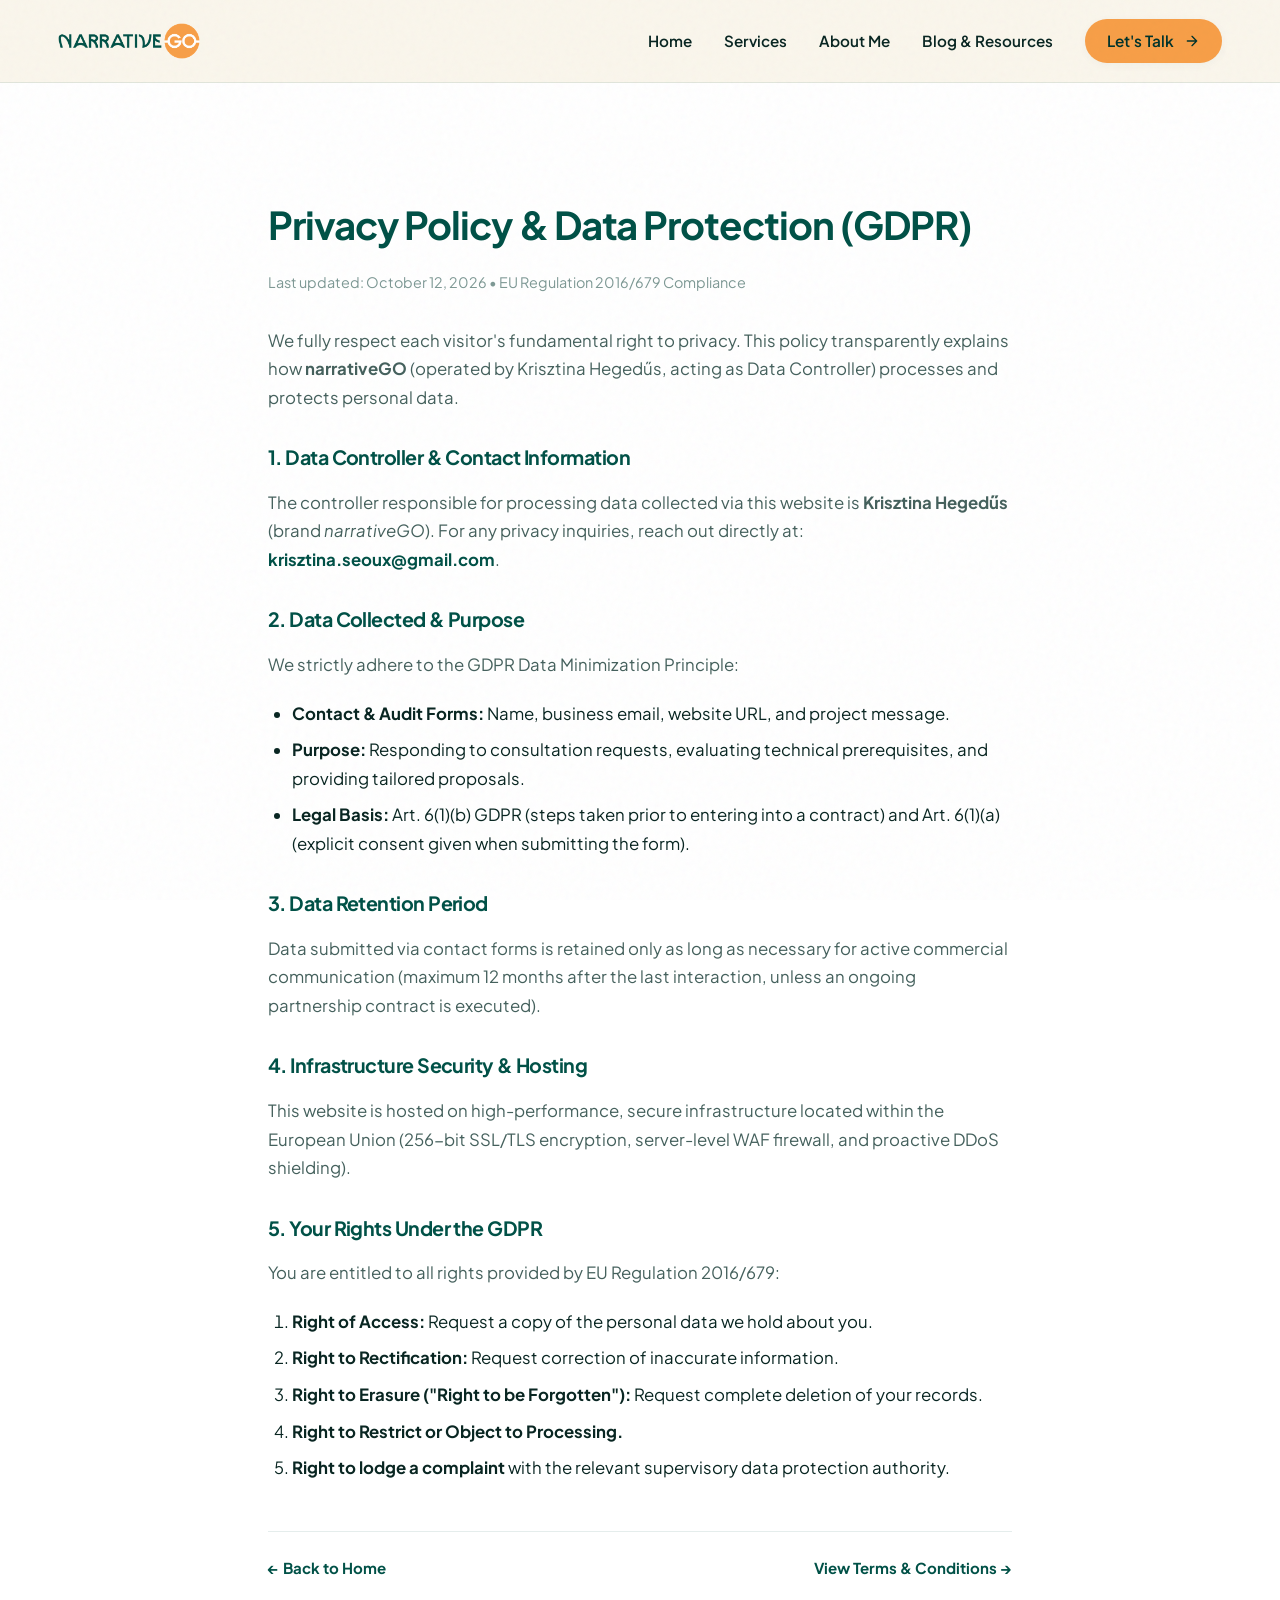
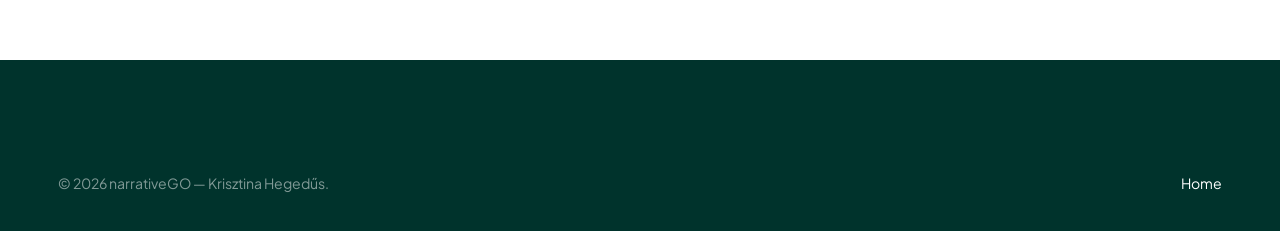
<file: politica-confidentialitate.html>
<!DOCTYPE html>
<html lang="en">
<head>
  <meta charset="UTF-8">
  <meta name="viewport" content="width=device-width, initial-scale=1.0">
  <title>Privacy Policy &amp; GDPR Compliance | narrativeGO — Krisztina Hegedűs</title>
  <meta name="robots" content="noindex, follow">
  <link rel="icon" type="image/svg+xml" href="assets/img/favicon.svg">
  <link rel="stylesheet" href="assets/css/style.css?v=2.1">
  <meta http-equiv="X-Content-Type-Options" content="nosniff">
  <meta name="referrer" content="strict-origin-when-cross-origin">
</head>
<body>

  <!-- HEADER -->
  <header class="site-header" id="top">
    <div class="container nav-wrapper">
      <a href="index.html" class="site-logo" aria-label="Home - narrativeGO">
        <img src="assets/img/logo.svg" alt="narrativeGO Logo">
      </a>
      <nav aria-label="Primary Navigation">
        <ul class="nav-menu" id="navMenu">
          <li><a href="index.html" class="nav-link">Home</a></li>
          <li><a href="servicii.html" class="nav-link">Services</a></li>
          <li><a href="despre-mine.html" class="nav-link">About Me</a></li>
          <li><a href="blog.html" class="nav-link">Blog &amp; Resources</a></li>
          <li>
            <a href="index.html#contact" class="btn btn-primary" style="padding: 10px 22px;">
              <span>Let's Talk</span>
              <svg class="icon-svg" style="width: 16px; height: 16px;" viewBox="0 0 24 24"><path d="M5 12h14M12 5l7 7-7 7"/></svg>
            </a>
          </li>
        </ul>
      </nav>
    </div>
  </header>

  <!-- CONTENT -->
  <main style="padding: 80px 0; background: #FFFFFF;">
    <div class="container" style="max-width: 800px;">
      <div class="breadcrumbs">
        <a href="index.html">Home</a> &gt; <span>Privacy Policy &amp; GDPR</span>
      </div>
      <h1 style="font-size: 2.4rem; margin: 18px 0 24px;">Privacy Policy &amp; Data Protection (GDPR)</h1>
      <p style="color: var(--text-light); font-size: 0.9rem; margin-bottom: 32px;">Last updated: October 12, 2026 • EU Regulation 2016/679 Compliance</p>

      <div style="font-size: 1.05rem; line-height: 1.7; color: var(--text-main); display: flex; flex-direction: column; gap: 20px;">
        <p>
          We fully respect each visitor's fundamental right to privacy. This policy transparently explains how <strong>narrativeGO</strong> (operated by Krisztina Hegedűs, acting as Data Controller) processes and protects personal data.
        </p>

        <h3 style="color: var(--teal-primary); margin-top: 14px;">1. Data Controller &amp; Contact Information</h3>
        <p>
          The controller responsible for processing data collected via this website is <strong>Krisztina Hegedűs</strong> (brand <em>narrativeGO</em>). For any privacy inquiries, reach out directly at: <a href="mailto:krisztina.seoux@gmail.com" style="color: var(--teal-primary); font-weight: 700;">krisztina.seoux@gmail.com</a>.
        </p>

        <h3 style="color: var(--teal-primary); margin-top: 14px;">2. Data Collected &amp; Purpose</h3>
        <p>
          We strictly adhere to the GDPR Data Minimization Principle:
        </p>
        <ul style="margin-left: 24px; display: flex; flex-direction: column; gap: 8px;">
          <li><strong>Contact &amp; Audit Forms:</strong> Name, business email, website URL, and project message.</li>
          <li><strong>Purpose:</strong> Responding to consultation requests, evaluating technical prerequisites, and providing tailored proposals.</li>
          <li><strong>Legal Basis:</strong> Art. 6(1)(b) GDPR (steps taken prior to entering into a contract) and Art. 6(1)(a) (explicit consent given when submitting the form).</li>
        </ul>

        <h3 style="color: var(--teal-primary); margin-top: 14px;">3. Data Retention Period</h3>
        <p>
          Data submitted via contact forms is retained only as long as necessary for active commercial communication (maximum 12 months after the last interaction, unless an ongoing partnership contract is executed).
        </p>

        <h3 style="color: var(--teal-primary); margin-top: 14px;">4. Infrastructure Security &amp; Hosting</h3>
        <p>
          This website is hosted on high-performance, secure infrastructure located within the European Union (256-bit SSL/TLS encryption, server-level WAF firewall, and proactive DDoS shielding).
        </p>

        <h3 style="color: var(--teal-primary); margin-top: 14px;">5. Your Rights Under the GDPR</h3>
        <p>
          You are entitled to all rights provided by EU Regulation 2016/679:
        </p>
        <ol style="margin-left: 24px; display: flex; flex-direction: column; gap: 8px;">
          <li><strong>Right of Access:</strong> Request a copy of the personal data we hold about you.</li>
          <li><strong>Right to Rectification:</strong> Request correction of inaccurate information.</li>
          <li><strong>Right to Erasure ("Right to be Forgotten"):</strong> Request complete deletion of your records.</li>
          <li><strong>Right to Restrict or Object to Processing.</strong></li>
          <li><strong>Right to lodge a complaint</strong> with the relevant supervisory data protection authority.</li>
        </ol>
      </div>

      <div style="margin-top: 48px; padding-top: 24px; border-top: 1px solid var(--border-light); display: flex; justify-content: space-between; flex-wrap: wrap; gap: 14px;">
        <a href="index.html" class="link-arrow">&larr; Back to Home</a>
        <a href="termeni-si-conditii.html" class="link-arrow">View Terms &amp; Conditions &rarr;</a>
      </div>
    </div>
  </main>

  <!-- FOOTER -->
  <footer class="site-footer">
    <div class="container">
      <div class="footer-bottom">
        <div>© 2026 narrativeGO — Krisztina Hegedűs.</div>
        <div><a href="index.html" style="color: #fff;">Home</a></div>
      </div>
    </div>
  </footer>
</body>
</html>
</file>
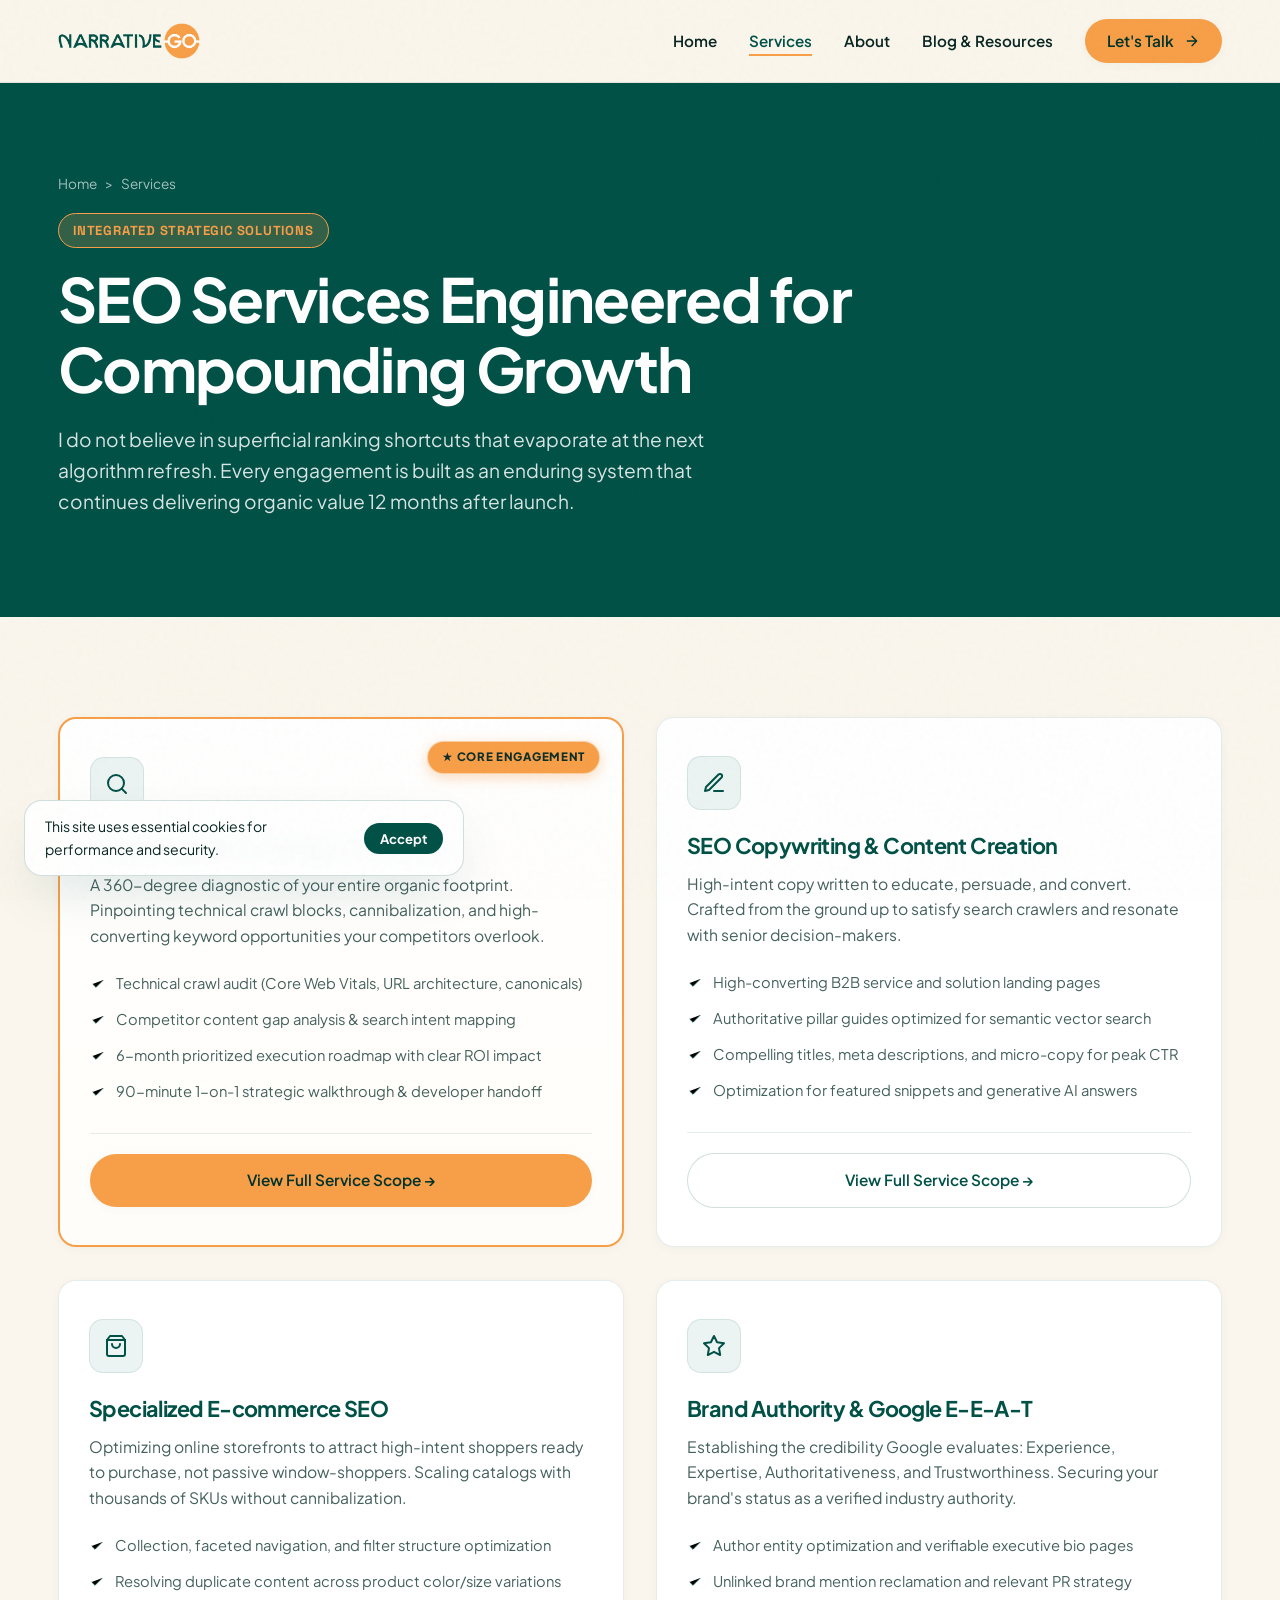
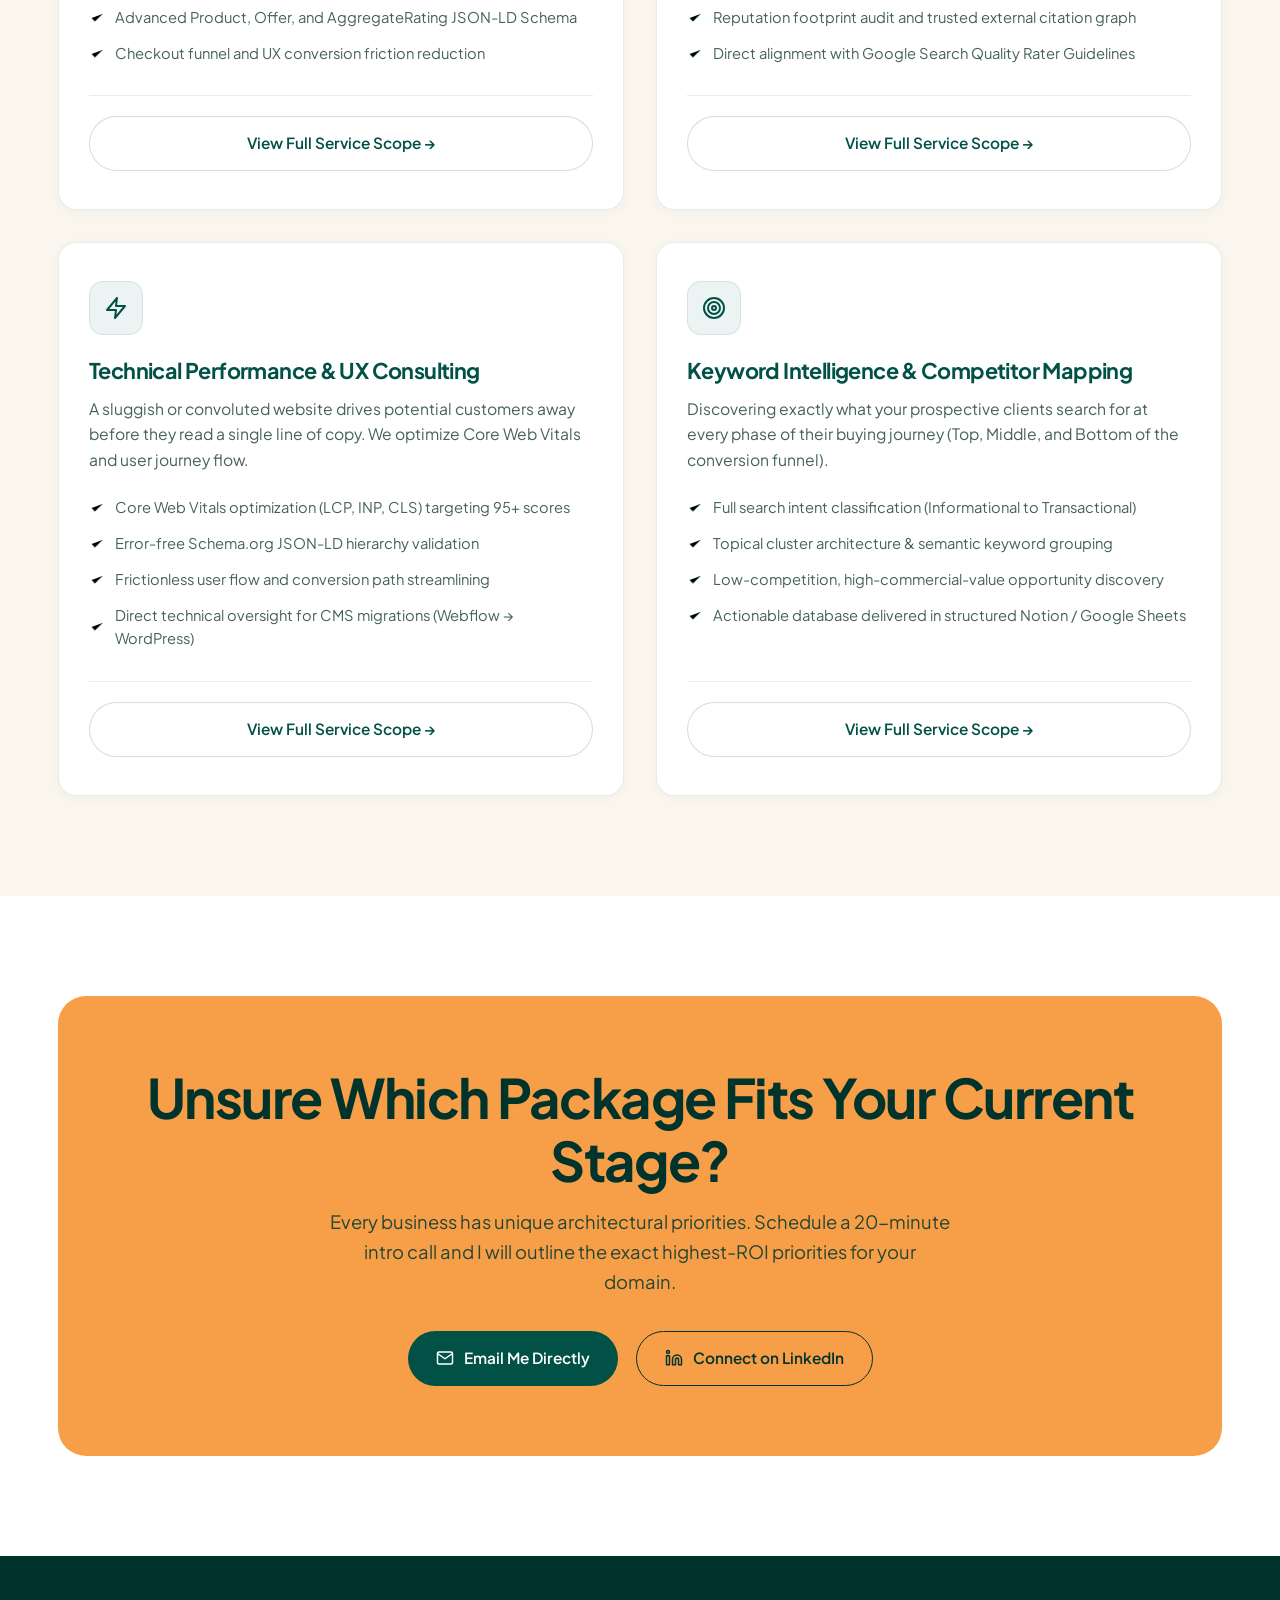
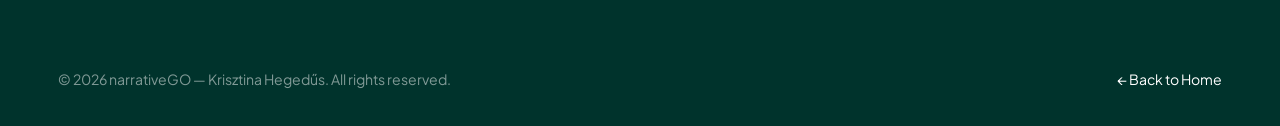
<file: servicii.html>
<!DOCTYPE html>
<html lang="en">
<head>
  <meta charset="UTF-8">
  <meta name="viewport" content="width=device-width, initial-scale=1.0">
  <title>SEO Services &amp; Content Architecture | narrativeGO — Krisztina Hegedűs</title>
  <meta name="description" content="Explore strategic SEO service engagements by Krisztina Hegedűs: Technical Crawl Audits, SEO Copywriting, UX Consulting, E-commerce Optimization, and E-E-A-T Authority.">
  <link rel="canonical" href="https://narrativego.com/servicii.html">
  <link rel="icon" type="image/svg+xml" href="assets/img/favicon.svg">
  <link rel="stylesheet" href="assets/css/style.css?v=2.1">
</head>
<body>
  <!-- Top Reading Progress Bar -->
  <div class="scroll-progress-bar" id="scrollProgressBar" aria-hidden="true"></div>

  <!-- HEADER -->
  <header class="site-header" id="top">
    <div class="container nav-wrapper">
      <a href="index.html" class="site-logo" aria-label="Home - narrativeGO">
        <img src="assets/img/logo.svg" alt="narrativeGO Logo">
      </a>
      <nav aria-label="Main Navigation">
        <ul class="nav-menu" id="navMenu">
          <li><a href="index.html" class="nav-link">Home</a></li>
          <li><a href="servicii.html" class="nav-link active">Services</a></li>
          <li><a href="despre-mine.html" class="nav-link">About</a></li>
          <li><a href="blog.html" class="nav-link">Blog &amp; Resources</a></li>
          <li>
            <a href="index.html#contact" class="btn btn-primary" style="padding: 10px 22px;">
              <span>Let's Talk</span>
              <svg class="icon-svg" style="width: 16px; height: 16px;" viewBox="0 0 24 24"><path d="M5 12h14M12 5l7 7-7 7"/></svg>
            </a>
          </li>
        </ul>
      </nav>
      <button class="menu-toggle" id="menuToggle" aria-label="Open Navigation Menu" aria-expanded="false">
        <span></span><span></span><span></span>
      </button>
    </div>
  </header>

  <!-- HERO TEMPLATE -->
  <section class="template-hero">
    <div class="container">
      <div class="breadcrumbs">
        <a href="index.html">Home</a> &gt; <span>Services</span>
      </div>
      <div class="badge badge-orange" style="background: rgba(247, 159, 72, 0.2); color: var(--orange-accent); border-color: var(--orange-accent);">
        Integrated Strategic Solutions
      </div>
      <h1>SEO Services Engineered for Compounding Growth</h1>
      <p>
        I do not believe in superficial ranking shortcuts that evaporate at the next algorithm refresh. Every engagement is built as an enduring system that continues delivering organic value 12 months after launch.
      </p>
    </div>
  </section>

  <!-- SERVICES LISTING -->
  <section class="services-section">
    <div class="container">
      <div class="services-grid services-grid-2col">
        
        <!-- Service Card 1 -->
        <div class="service-card featured spotlight-card reveal-on-scroll">
          <span class="badge badge-orange service-featured-badge">★ Core Engagement</span>
          <div>
            <div class="service-icon-wrap">
              <div class="icon-box">
                <svg class="icon-svg" viewBox="0 0 24 24"><circle cx="11" cy="11" r="8"/><line x1="21" y1="21" x2="16.65" y2="16.65"/></svg>
              </div>
            </div>
            <h2 class="service-title">Integrated SEO Strategy &amp; Full Audit</h2>
            <p class="service-desc">
              A 360-degree diagnostic of your entire organic footprint. Pinpointing technical crawl blocks, cannibalization, and high-converting keyword opportunities your competitors overlook.
            </p>
            <ul class="service-features-list">
              <li><svg viewBox="0 0 24 24"><polyline points="20 6 9 17 4 12"/></svg><span>Technical crawl audit (Core Web Vitals, URL architecture, canonicals)</span></li>
              <li><svg viewBox="0 0 24 24"><polyline points="20 6 9 17 4 12"/></svg><span>Competitor content gap analysis &amp; search intent mapping</span></li>
              <li><svg viewBox="0 0 24 24"><polyline points="20 6 9 17 4 12"/></svg><span>6-month prioritized execution roadmap with clear ROI impact</span></li>
              <li><svg viewBox="0 0 24 24"><polyline points="20 6 9 17 4 12"/></svg><span>90-minute 1-on-1 strategic walkthrough &amp; developer handoff</span></li>
            </ul>
          </div>
          <div class="service-card-footer">
            <a href="serviciu-template.html" class="btn btn-primary" style="width: 100%;">View Full Service Scope &rarr;</a>
          </div>
        </div>

        <!-- Service Card 2 -->
        <div class="service-card spotlight-card reveal-on-scroll">
          <div>
            <div class="service-icon-wrap">
              <div class="icon-box">
                <svg class="icon-svg" viewBox="0 0 24 24"><path d="M12 20h9"/><path d="M16.5 3.5a2.121 2.121 0 0 1 3 3L7 19l-4 1 1-4L16.5 3.5z"/></svg>
              </div>
            </div>
            <h2 class="service-title">SEO Copywriting &amp; Content Creation</h2>
            <p class="service-desc">
              High-intent copy written to educate, persuade, and convert. Crafted from the ground up to satisfy search crawlers and resonate with senior decision-makers.
            </p>
            <ul class="service-features-list">
              <li><svg viewBox="0 0 24 24"><polyline points="20 6 9 17 4 12"/></svg><span>High-converting B2B service and solution landing pages</span></li>
              <li><svg viewBox="0 0 24 24"><polyline points="20 6 9 17 4 12"/></svg><span>Authoritative pillar guides optimized for semantic vector search</span></li>
              <li><svg viewBox="0 0 24 24"><polyline points="20 6 9 17 4 12"/></svg><span>Compelling titles, meta descriptions, and micro-copy for peak CTR</span></li>
              <li><svg viewBox="0 0 24 24"><polyline points="20 6 9 17 4 12"/></svg><span>Optimization for featured snippets and generative AI answers</span></li>
            </ul>
          </div>
          <div class="service-card-footer">
            <a href="serviciu-template.html" class="btn btn-outline" style="width: 100%;">View Full Service Scope &rarr;</a>
          </div>
        </div>

        <!-- Service Card 3 -->
        <div class="service-card spotlight-card reveal-on-scroll">
          <div>
            <div class="service-icon-wrap">
              <div class="icon-box">
                <svg class="icon-svg" viewBox="0 0 24 24"><path d="M6 2L3 6v14a2 2 0 0 0 2 2h14a2 2 0 0 0 2-2V6l-3-4z"/><line x1="3" y1="6" x2="21" y2="6"/><path d="M16 10a4 4 0 0 1-8 0"/></svg>
              </div>
            </div>
            <h2 class="service-title">Specialized E-commerce SEO</h2>
            <p class="service-desc">
              Optimizing online storefronts to attract high-intent shoppers ready to purchase, not passive window-shoppers. Scaling catalogs with thousands of SKUs without cannibalization.
            </p>
            <ul class="service-features-list">
              <li><svg viewBox="0 0 24 24"><polyline points="20 6 9 17 4 12"/></svg><span>Collection, faceted navigation, and filter structure optimization</span></li>
              <li><svg viewBox="0 0 24 24"><polyline points="20 6 9 17 4 12"/></svg><span>Resolving duplicate content across product color/size variations</span></li>
              <li><svg viewBox="0 0 24 24"><polyline points="20 6 9 17 4 12"/></svg><span>Advanced Product, Offer, and AggregateRating JSON-LD Schema</span></li>
              <li><svg viewBox="0 0 24 24"><polyline points="20 6 9 17 4 12"/></svg><span>Checkout funnel and UX conversion friction reduction</span></li>
            </ul>
          </div>
          <div class="service-card-footer">
            <a href="serviciu-template.html" class="btn btn-outline" style="width: 100%;">View Full Service Scope &rarr;</a>
          </div>
        </div>

        <!-- Service Card 4 -->
        <div class="service-card spotlight-card reveal-on-scroll">
          <div>
            <div class="service-icon-wrap">
              <div class="icon-box">
                <svg class="icon-svg" viewBox="0 0 24 24"><polygon points="12 2 15.09 8.26 22 9.27 17 14.14 18.18 21.02 12 17.77 5.82 21.02 7 14.14 2 9.27 8.91 8.26 12 2"/></svg>
              </div>
            </div>
            <h2 class="service-title">Brand Authority &amp; Google E-E-A-T</h2>
            <p class="service-desc">
              Establishing the credibility Google evaluates: Experience, Expertise, Authoritativeness, and Trustworthiness. Securing your brand's status as a verified industry authority.
            </p>
            <ul class="service-features-list">
              <li><svg viewBox="0 0 24 24"><polyline points="20 6 9 17 4 12"/></svg><span>Author entity optimization and verifiable executive bio pages</span></li>
              <li><svg viewBox="0 0 24 24"><polyline points="20 6 9 17 4 12"/></svg><span>Unlinked brand mention reclamation and relevant PR strategy</span></li>
              <li><svg viewBox="0 0 24 24"><polyline points="20 6 9 17 4 12"/></svg><span>Reputation footprint audit and trusted external citation graph</span></li>
              <li><svg viewBox="0 0 24 24"><polyline points="20 6 9 17 4 12"/></svg><span>Direct alignment with Google Search Quality Rater Guidelines</span></li>
            </ul>
          </div>
          <div class="service-card-footer">
            <a href="serviciu-template.html" class="btn btn-outline" style="width: 100%;">View Full Service Scope &rarr;</a>
          </div>
        </div>

        <!-- Service Card 5 -->
        <div class="service-card spotlight-card reveal-on-scroll">
          <div>
            <div class="service-icon-wrap">
              <div class="icon-box">
                <svg class="icon-svg" viewBox="0 0 24 24"><polygon points="13 2 3 14 12 14 11 22 21 10 12 10 13 2"/></svg>
              </div>
            </div>
            <h2 class="service-title">Technical Performance &amp; UX Consulting</h2>
            <p class="service-desc">
              A sluggish or convoluted website drives potential customers away before they read a single line of copy. We optimize Core Web Vitals and user journey flow.
            </p>
            <ul class="service-features-list">
              <li><svg viewBox="0 0 24 24"><polyline points="20 6 9 17 4 12"/></svg><span>Core Web Vitals optimization (LCP, INP, CLS) targeting 95+ scores</span></li>
              <li><svg viewBox="0 0 24 24"><polyline points="20 6 9 17 4 12"/></svg><span>Error-free Schema.org JSON-LD hierarchy validation</span></li>
              <li><svg viewBox="0 0 24 24"><polyline points="20 6 9 17 4 12"/></svg><span>Frictionless user flow and conversion path streamlining</span></li>
              <li><svg viewBox="0 0 24 24"><polyline points="20 6 9 17 4 12"/></svg><span>Direct technical oversight for CMS migrations (Webflow &rarr; WordPress)</span></li>
            </ul>
          </div>
          <div class="service-card-footer">
            <a href="serviciu-template.html" class="btn btn-outline" style="width: 100%;">View Full Service Scope &rarr;</a>
          </div>
        </div>

        <!-- Service Card 6 -->
        <div class="service-card spotlight-card reveal-on-scroll">
          <div>
            <div class="service-icon-wrap">
              <div class="icon-box">
                <svg class="icon-svg" viewBox="0 0 24 24"><circle cx="12" cy="12" r="10"/><circle cx="12" cy="12" r="6"/><circle cx="12" cy="12" r="2"/></svg>
              </div>
            </div>
            <h2 class="service-title">Keyword Intelligence &amp; Competitor Mapping</h2>
            <p class="service-desc">
              Discovering exactly what your prospective clients search for at every phase of their buying journey (Top, Middle, and Bottom of the conversion funnel).
            </p>
            <ul class="service-features-list">
              <li><svg viewBox="0 0 24 24"><polyline points="20 6 9 17 4 12"/></svg><span>Full search intent classification (Informational to Transactional)</span></li>
              <li><svg viewBox="0 0 24 24"><polyline points="20 6 9 17 4 12"/></svg><span>Topical cluster architecture &amp; semantic keyword grouping</span></li>
              <li><svg viewBox="0 0 24 24"><polyline points="20 6 9 17 4 12"/></svg><span>Low-competition, high-commercial-value opportunity discovery</span></li>
              <li><svg viewBox="0 0 24 24"><polyline points="20 6 9 17 4 12"/></svg><span>Actionable database delivered in structured Notion / Google Sheets</span></li>
            </ul>
          </div>
          <div class="service-card-footer">
            <a href="serviciu-template.html" class="btn btn-outline" style="width: 100%;">View Full Service Scope &rarr;</a>
          </div>
        </div>

      </div>
    </div>
  </section>

  <!-- CTA BANNER -->
  <section style="background: #FFFFFF;">
    <div class="container">
      <div class="cta-banner">
        <h2>Unsure Which Package Fits Your Current Stage?</h2>
        <p>
          Every business has unique architectural priorities. Schedule a 20-minute intro call and I will outline the exact highest-ROI priorities for your domain.
        </p>
        <div class="cta-actions">
          <a href="mailto:krisztina.seoux@gmail.com" class="btn btn-teal">
            <svg class="icon-svg" style="width: 18px; height: 18px;" viewBox="0 0 24 24"><path d="M4 4h16c1.1 0 2 .9 2 2v12c0 1.1-.9 2-2 2H4c-1.1 0-2-.9-2-2V6c0-1.1.9-2 2-2z"/><polyline points="22,6 12,13 2,6"/></svg>
            <span>Email Me Directly</span>
          </a>
          <a href="https://www.linkedin.com/in/krisztina-heged%C5%B1s/" target="_blank" rel="noopener noreferrer" class="btn btn-outline-light" style="color: var(--teal-dark); border-color: var(--teal-dark);">
            <svg class="icon-svg" style="width: 18px; height: 18px;" viewBox="0 0 24 24"><path d="M16 8a6 6 0 0 1 6 6v7h-4v-7a2 2 0 0 0-2-2 2 2 0 0 0-2 2v7h-4v-7a6 6 0 0 1 6-6z"/><rect x="2" y="9" width="4" height="12"/><circle cx="4" cy="4" r="2"/></svg>
            <span>Connect on LinkedIn</span>
          </a>
        </div>
      </div>
    </div>
  </section>

  <!-- FOOTER -->
  <footer class="site-footer">
    <div class="container">
      <div class="footer-bottom">
        <div>© 2026 narrativeGO — Krisztina Hegedűs. All rights reserved.</div>
        <div><a href="index.html" style="color: #fff;">&larr; Back to Home</a></div>
      </div>
    </div>
  </footer>

  <script src="assets/js/main.js"></script>
</body>
</html>
</file>
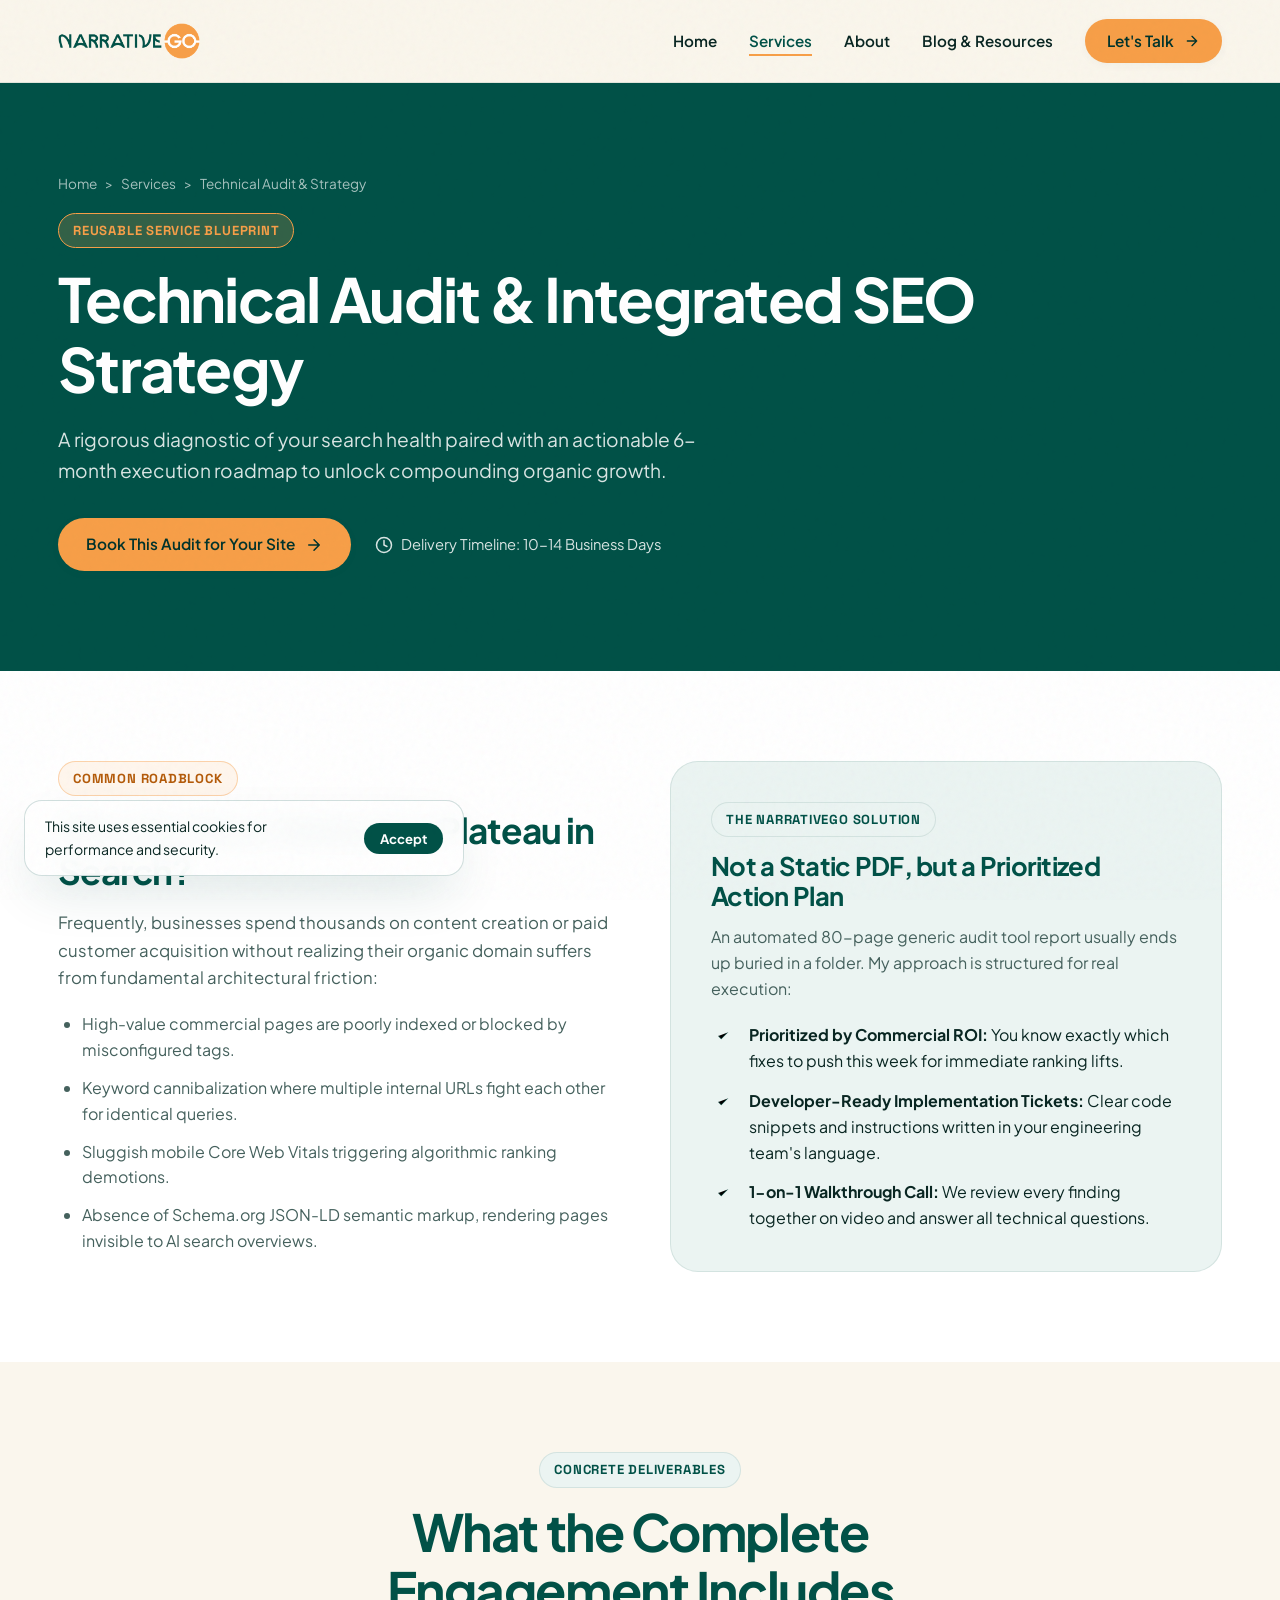
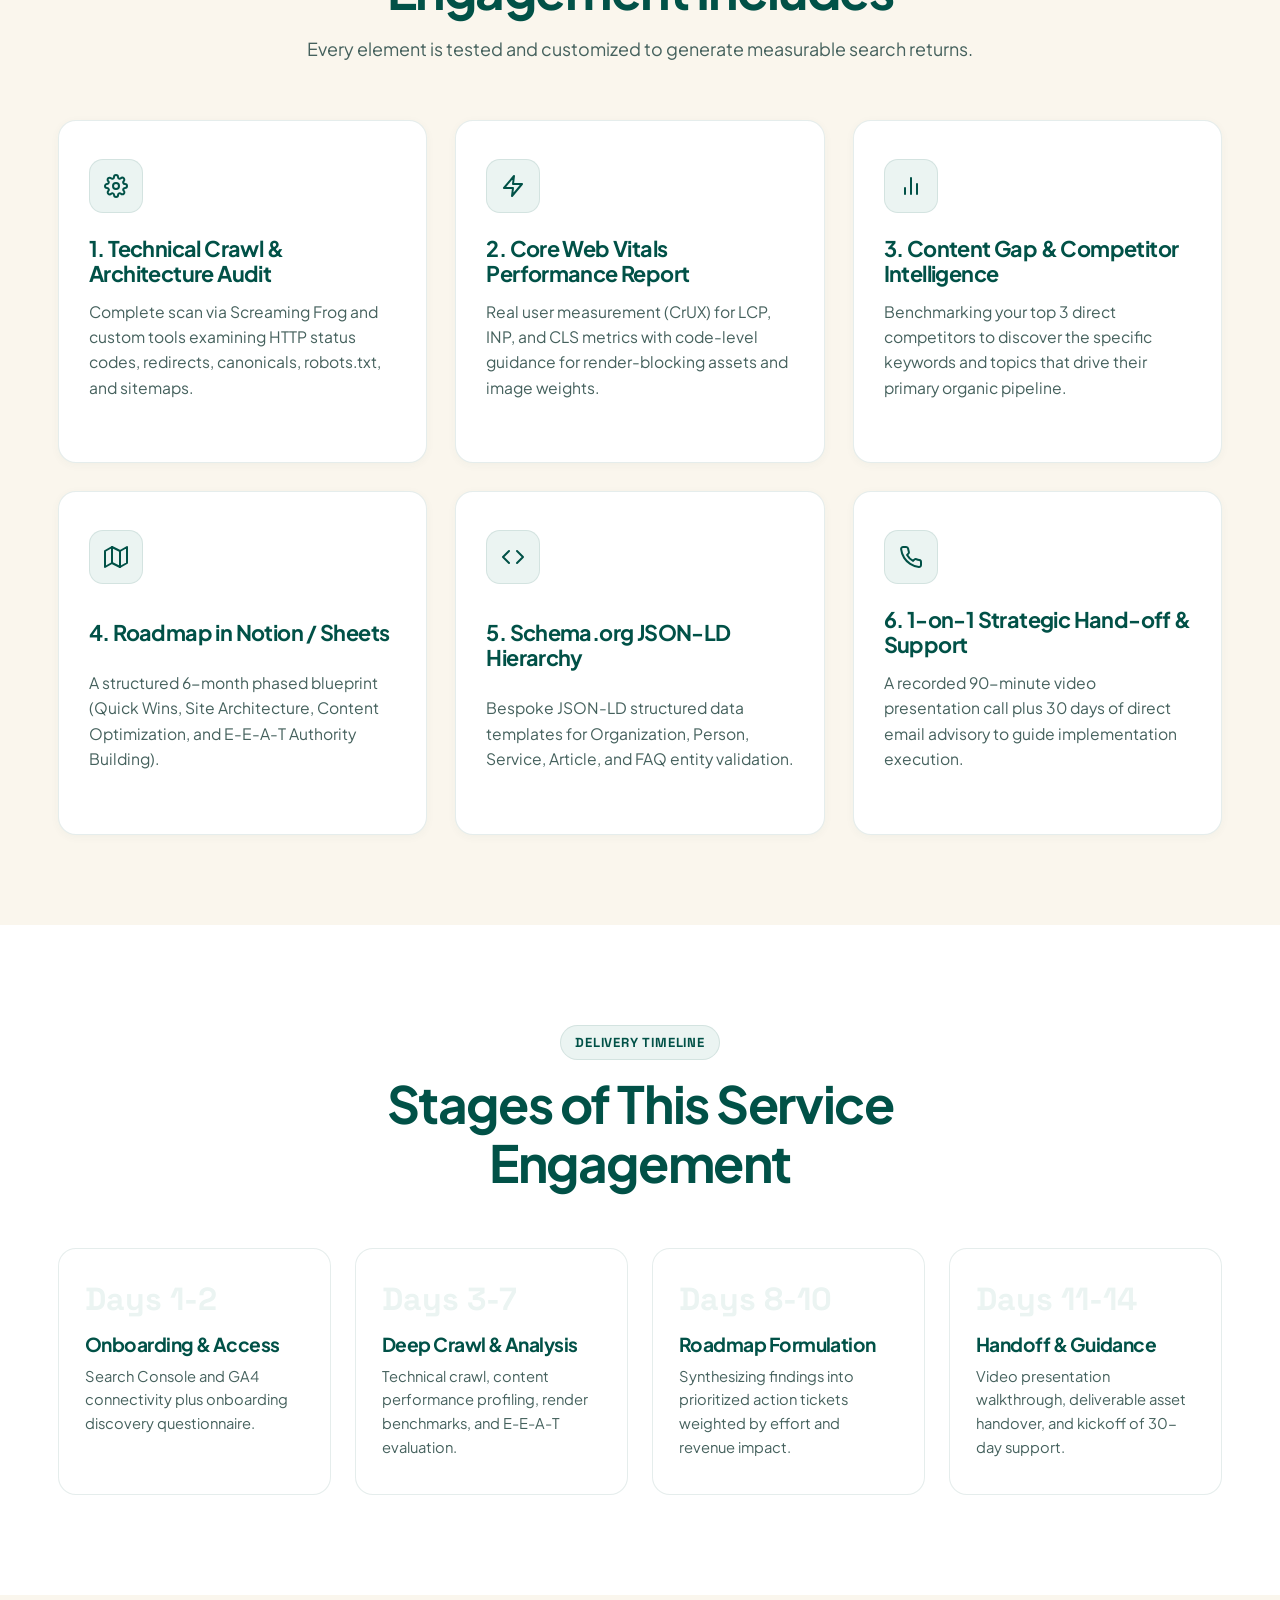
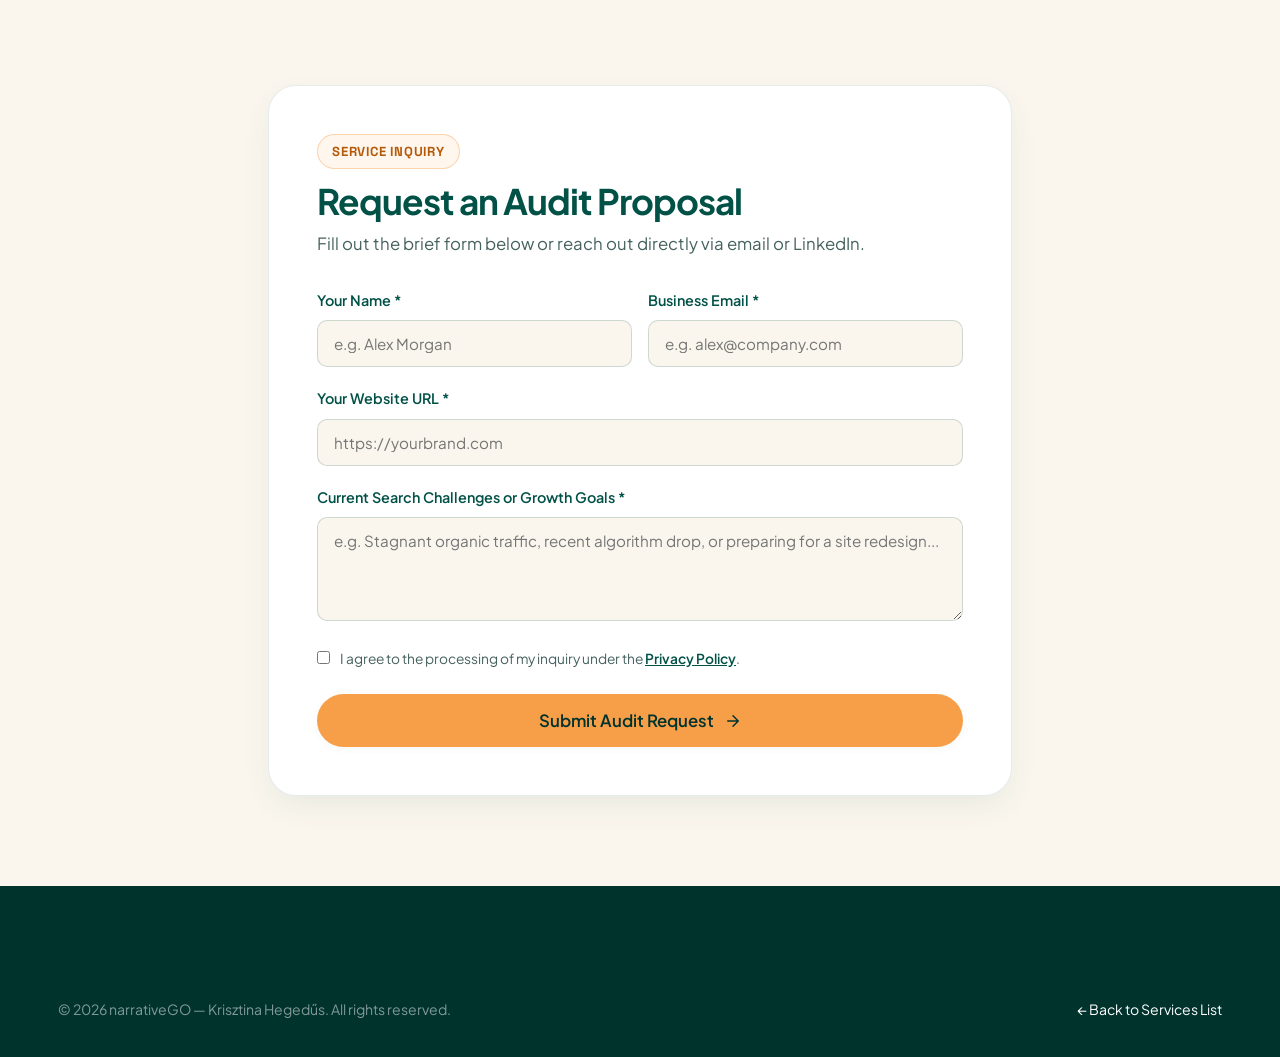
<file: serviciu-template.html>
<!DOCTYPE html>
<html lang="en">
<head>
  <meta charset="UTF-8">
  <meta name="viewport" content="width=device-width, initial-scale=1.0">
  <title>Technical Audit &amp; Integrated SEO Strategy | narrativeGO</title>
  <meta name="description" content="Reusable single service page template: Discover the comprehensive technical audit and strategic SEO roadmap delivered by Krisztina Hegedűs for growing brands.">
  <link rel="canonical" href="https://narrativego.com/serviciu-template.html">
  <link rel="icon" type="image/svg+xml" href="assets/img/favicon.svg">
  <link rel="stylesheet" href="assets/css/style.css?v=2.1">

  <!-- Service Schema.org -->
  <script type="application/ld+json">
  {
    "@context": "https://schema.org",
    "@type": "Service",
    "name": "Technical Audit & Integrated SEO Strategy",
    "provider": {
      "@type": "Person",
      "name": "Krisztina Hegedűs",
      "jobTitle": "Senior SEO & Content Strategist"
    },
    "serviceType": "SEO Consulting & Technical Auditing",
    "description": "Exhaustive diagnostic of indexing errors, Core Web Vitals, content gap opportunities, and competitor mapping.",
    "areaServed": "Global / Remote"
  }
  </script>
</head>
<body>
  <!-- Top Reading Progress Bar -->
  <div class="scroll-progress-bar" id="scrollProgressBar" aria-hidden="true"></div>

  <!-- HEADER -->
  <header class="site-header" id="top">
    <div class="container nav-wrapper">
      <a href="index.html" class="site-logo" aria-label="Home - narrativeGO">
        <img src="assets/img/logo.svg" alt="narrativeGO Logo">
      </a>
      <nav aria-label="Main Navigation">
        <ul class="nav-menu" id="navMenu">
          <li><a href="index.html" class="nav-link">Home</a></li>
          <li><a href="servicii.html" class="nav-link active">Services</a></li>
          <li><a href="despre-mine.html" class="nav-link">About</a></li>
          <li><a href="blog.html" class="nav-link">Blog &amp; Resources</a></li>
          <li>
            <a href="#contact-serviciu" class="btn btn-primary" style="padding: 10px 22px;">
              <span>Let's Talk</span>
              <svg class="icon-svg" style="width: 16px; height: 16px;" viewBox="0 0 24 24"><path d="M5 12h14M12 5l7 7-7 7"/></svg>
            </a>
          </li>
        </ul>
      </nav>
      <button class="menu-toggle" id="menuToggle" aria-label="Open Navigation Menu" aria-expanded="false">
        <span></span><span></span><span></span>
      </button>
    </div>
  </header>

  <!-- TEMPLATE HERO -->
  <section class="template-hero">
    <div class="container">
      <div class="breadcrumbs">
        <a href="index.html">Home</a> &gt; <a href="servicii.html">Services</a> &gt; <span>Technical Audit &amp; Strategy</span>
      </div>

      <div class="badge badge-orange" style="background: rgba(247, 159, 72, 0.2); color: var(--orange-accent); border-color: var(--orange-accent);">
        Reusable Service Blueprint
      </div>

      <h1>Technical Audit &amp; Integrated SEO Strategy</h1>
      <p>
        A rigorous diagnostic of your search health paired with an actionable 6-month execution roadmap to unlock compounding organic growth.
      </p>

      <div style="display: flex; gap: 24px; margin-top: 32px; flex-wrap: wrap; align-items: center;">
        <a href="#contact-serviciu" class="btn btn-primary">
          <span>Book This Audit for Your Site</span>
          <svg class="icon-svg" style="width: 18px; height: 18px;" viewBox="0 0 24 24"><path d="M5 12h14M12 5l7 7-7 7"/></svg>
        </a>
        <div style="display: flex; align-items: center; gap: 8px; color: rgba(255,255,255,0.85); font-size: 0.92rem;">
          <svg class="icon-svg" style="width: 18px; height: 18px;" viewBox="0 0 24 24"><circle cx="12" cy="12" r="10"/><polyline points="12 6 12 12 16 14"/></svg>
          <span>Delivery Timeline: 10-14 Business Days</span>
        </div>
      </div>
    </div>
  </section>

  <!-- THE PROBLEM & THE SOLUTION -->
  <section style="background: #FFFFFF; padding: 90px 0;">
    <div class="container">
      <div class="about-grid-lead" style="align-items: start;">
        <div>
          <div class="badge badge-orange">Common Roadblock</div>
          <h2 class="section-title" style="font-size: 2.2rem;">Why Do Most Websites Plateau in Search?</h2>
          <p style="margin-top: 18px;">
            Frequently, businesses spend thousands on content creation or paid customer acquisition without realizing their organic domain suffers from fundamental architectural friction:
          </p>
          <ul style="margin: 20px 0 0 24px; color: var(--text-muted); display: flex; flex-direction: column; gap: 12px;">
            <li>High-value commercial pages are poorly indexed or blocked by misconfigured tags.</li>
            <li>Keyword cannibalization where multiple internal URLs fight each other for identical queries.</li>
            <li>Sluggish mobile Core Web Vitals triggering algorithmic ranking demotions.</li>
            <li>Absence of Schema.org JSON-LD semantic markup, rendering pages invisible to AI search overviews.</li>
          </ul>
        </div>

        <div style="background: var(--teal-surface); padding: 40px; border-radius: var(--radius-lg); border: 1px solid var(--border-light);">
          <div class="badge badge-teal">The narrativeGO Solution</div>
          <h3 style="margin: 14px 0; font-size: 1.6rem; color: var(--teal-primary);">Not a Static PDF, but a Prioritized Action Plan</h3>
          <p style="font-size: 1rem; color: var(--text-muted); margin-bottom: 20px;">
            An automated 80-page generic audit tool report usually ends up buried in a folder. My approach is structured for real execution:
          </p>
          <div class="bullet-item">
            <div class="bullet-check">
              <svg viewBox="0 0 24 24"><polyline points="20 6 9 17 4 12"/></svg>
            </div>
            <div><strong>Prioritized by Commercial ROI:</strong> You know exactly which fixes to push this week for immediate ranking lifts.</div>
          </div>
          <div class="bullet-item" style="margin-top: 14px;">
            <div class="bullet-check">
              <svg viewBox="0 0 24 24"><polyline points="20 6 9 17 4 12"/></svg>
            </div>
            <div><strong>Developer-Ready Implementation Tickets:</strong> Clear code snippets and instructions written in your engineering team's language.</div>
          </div>
          <div class="bullet-item" style="margin-top: 14px;">
            <div class="bullet-check">
              <svg viewBox="0 0 24 24"><polyline points="20 6 9 17 4 12"/></svg>
            </div>
            <div><strong>1-on-1 Walkthrough Call:</strong> We review every finding together on video and answer all technical questions.</div>
          </div>
        </div>
      </div>
    </div>
  </section>

  <!-- DELIVERABLES (WHAT'S INCLUDED) -->
  <section style="background: var(--bg-body); padding: 90px 0;">
    <div class="container">
      <div class="section-header text-center">
        <div class="badge badge-teal">Concrete Deliverables</div>
        <h2 class="section-title">What the Complete Engagement Includes</h2>
        <p class="section-subtitle">Every element is tested and customized to generate measurable search returns.</p>
      </div>

      <div class="services-grid">
        <div class="service-card">
          <div class="service-icon-wrap">
            <div class="icon-box">
              <svg class="icon-svg" viewBox="0 0 24 24"><circle cx="12" cy="12" r="3"/><path d="M19.4 15a1.65 1.65 0 0 0 .33 1.82l.06.06a2 2 0 0 1 0 2.83 2 2 0 0 1-2.83 0l-.06-.06a1.65 1.65 0 0 0-1.82-.33 1.65 1.65 0 0 0-1 1.51V21a2 2 0 0 1-2 2 2 2 0 0 1-2-2v-.09A1.65 1.65 0 0 0 9 19.4a1.65 1.65 0 0 0-1.82.33l-.06.06a2 2 0 0 1-2.83 0 2 2 0 0 1 0-2.83l.06-.06a1.65 1.65 0 0 0 .33-1.82 1.65 1.65 0 0 0-1.51-1H3a2 2 0 0 1-2-2 2 2 0 0 1 2-2h.09A1.65 1.65 0 0 0 4.6 9a1.65 1.65 0 0 0-.33-1.82l-.06-.06a2 2 0 0 1 0-2.83 2 2 0 0 1 2.83 0l.06.06a1.65 1.65 0 0 0 1.82.33H9a1.65 1.65 0 0 0 1-1.51V3a2 2 0 0 1 2-2 2 2 0 0 1 2 2v.09a1.65 1.65 0 0 0 1 1.51 1.65 1.65 0 0 0 1.82-.33l.06-.06a2 2 0 0 1 2.83 0 2 2 0 0 1 0 2.83l-.06.06a1.65 1.65 0 0 0-.33 1.82V9a1.65 1.65 0 0 0 1.51 1H21a2 2 0 0 1 2 2 2 2 0 0 1-2 2h-.09a1.65 1.65 0 0 0-1.51 1z"/></svg>
            </div>
          </div>
          <h3 class="service-title">1. Technical Crawl &amp; Architecture Audit</h3>
          <p class="service-desc">
            Complete scan via Screaming Frog and custom tools examining HTTP status codes, redirects, canonicals, robots.txt, and sitemaps.
          </p>
        </div>

        <div class="service-card">
          <div class="service-icon-wrap">
            <div class="icon-box">
              <svg class="icon-svg" viewBox="0 0 24 24"><polygon points="13 2 3 14 12 14 11 22 21 10 12 10 13 2"/></svg>
            </div>
          </div>
          <h3 class="service-title">2. Core Web Vitals Performance Report</h3>
          <p class="service-desc">
            Real user measurement (CrUX) for LCP, INP, and CLS metrics with code-level guidance for render-blocking assets and image weights.
          </p>
        </div>

        <div class="service-card">
          <div class="service-icon-wrap">
            <div class="icon-box">
              <svg class="icon-svg" viewBox="0 0 24 24"><line x1="18" y1="20" x2="18" y2="10"/><line x1="12" y1="20" x2="12" y2="4"/><line x1="6" y1="20" x2="6" y2="14"/></svg>
            </div>
          </div>
          <h3 class="service-title">3. Content Gap &amp; Competitor Intelligence</h3>
          <p class="service-desc">
            Benchmarking your top 3 direct competitors to discover the specific keywords and topics that drive their primary organic pipeline.
          </p>
        </div>

        <div class="service-card">
          <div class="service-icon-wrap">
            <div class="icon-box">
              <svg class="icon-svg" viewBox="0 0 24 24"><polygon points="1 6 1 22 8 18 16 22 23 18 23 2 16 6 8 2 1 6"/><line x1="8" y1="2" x2="8" y2="18"/><line x1="16" y1="6" x2="16" y2="22"/></svg>
            </div>
          </div>
          <h3 class="service-title">4. Roadmap in Notion / Sheets</h3>
          <p class="service-desc">
            A structured 6-month phased blueprint (Quick Wins, Site Architecture, Content Optimization, and E-E-A-T Authority Building).
          </p>
        </div>

        <div class="service-card">
          <div class="service-icon-wrap">
            <div class="icon-box">
              <svg class="icon-svg" viewBox="0 0 24 24"><polyline points="16 18 22 12 16 6"/><polyline points="8 6 2 12 8 18"/></svg>
            </div>
          </div>
          <h3 class="service-title">5. Schema.org JSON-LD Hierarchy</h3>
          <p class="service-desc">
            Bespoke JSON-LD structured data templates for Organization, Person, Service, Article, and FAQ entity validation.
          </p>
        </div>

        <div class="service-card">
          <div class="service-icon-wrap">
            <div class="icon-box">
              <svg class="icon-svg" viewBox="0 0 24 24"><path d="M22 16.92v3a2 2 0 0 1-2.18 2 19.79 19.79 0 0 1-8.63-3.07 19.5 19.5 0 0 1-6-6 19.79 19.79 0 0 1-3.07-8.67A2 2 0 0 1 4.11 2h3a2 2 0 0 1 2 1.72 12.84 12.84 0 0 0 .7 2.81 2 2 0 0 1-.45 2.11L8.09 9.91a16 16 0 0 0 6 6l1.27-1.27a2 2 0 0 1 2.11-.45 12.84 12.84 0 0 0 2.81.7A2 2 0 0 1 22 16.92z"/></svg>
            </div>
          </div>
          <h3 class="service-title">6. 1-on-1 Strategic Hand-off &amp; Support</h3>
          <p class="service-desc">
            A recorded 90-minute video presentation call plus 30 days of direct email advisory to guide implementation execution.
          </p>
        </div>
      </div>
    </div>
  </section>

  <!-- SERVICE PROCESS TIMELINE -->
  <section style="background: #FFFFFF;">
    <div class="container">
      <div class="section-header text-center">
        <div class="badge badge-teal">Delivery Timeline</div>
        <h2 class="section-title">Stages of This Service Engagement</h2>
      </div>

      <div class="process-grid">
        <div class="process-card">
          <div class="process-number">Days 1-2</div>
          <h3 class="process-title">Onboarding &amp; Access</h3>
          <p class="process-desc">Search Console and GA4 connectivity plus onboarding discovery questionnaire.</p>
        </div>

        <div class="process-card">
          <div class="process-number">Days 3-7</div>
          <h3 class="process-title">Deep Crawl &amp; Analysis</h3>
          <p class="process-desc">Technical crawl, content performance profiling, render benchmarks, and E-E-A-T evaluation.</p>
        </div>

        <div class="process-card">
          <div class="process-number">Days 8-10</div>
          <h3 class="process-title">Roadmap Formulation</h3>
          <p class="process-desc">Synthesizing findings into prioritized action tickets weighted by effort and revenue impact.</p>
        </div>

        <div class="process-card">
          <div class="process-number">Days 11-14</div>
          <h3 class="process-title">Handoff &amp; Guidance</h3>
          <p class="process-desc">Video presentation walkthrough, deliverable asset handover, and kickoff of 30-day support.</p>
        </div>
      </div>
    </div>
  </section>

  <!-- SERVICE CONTACT FORM / BOOKING -->
  <section id="contact-serviciu" style="background: var(--bg-body); padding: 90px 0;">
    <div class="container" style="max-width: 800px;">
      <div style="background: #FFFFFF; padding: 48px; border-radius: var(--radius-lg); border: 1px solid var(--border-light); box-shadow: var(--shadow-md);">
        <div class="text-center" style="margin-bottom: 32px;">
          <div class="badge badge-orange">Service Inquiry</div>
          <h2 style="font-size: 2.2rem; margin-top: 12px;">Request an Audit Proposal</h2>
          <p style="margin-top: 8px;">Fill out the brief form below or reach out directly via email or LinkedIn.</p>
        </div>

        <form action="#" method="POST" onsubmit="event.preventDefault(); alert('Thank you! Your audit inquiry has been received by Krisztina Hegedűs. I will reply within 24-48 business hours.'); this.reset();">
          <div class="form-row-2" style="margin-bottom: 20px;">
            <div>
              <label style="display: block; font-weight: 600; font-size: 0.9rem; margin-bottom: 8px; color: var(--teal-primary);">Your Name *</label>
              <input type="text" required placeholder="e.g. Alex Morgan" class="form-input">
            </div>
            <div>
              <label style="display: block; font-weight: 600; font-size: 0.9rem; margin-bottom: 8px; color: var(--teal-primary);">Business Email *</label>
              <input type="email" required placeholder="e.g. alex@company.com" class="form-input">
            </div>
          </div>

          <div style="margin-bottom: 20px;">
            <label style="display: block; font-weight: 600; font-size: 0.9rem; margin-bottom: 8px; color: var(--teal-primary);">Your Website URL *</label>
            <input type="url" required placeholder="https://yourbrand.com" class="form-input">
          </div>

          <div style="margin-bottom: 20px;">
            <label style="display: block; font-weight: 600; font-size: 0.9rem; margin-bottom: 8px; color: var(--teal-primary);">Current Search Challenges or Growth Goals *</label>
            <textarea rows="4" required placeholder="e.g. Stagnant organic traffic, recent algorithm drop, or preparing for a site redesign..." class="form-textarea"></textarea>
          </div>

          <div style="margin-bottom: 24px;">
            <label style="display: flex; align-items: flex-start; gap: 10px; font-size: 0.86rem; color: var(--text-muted); cursor: pointer;">
              <input type="checkbox" required style="margin-top: 3px; accent-color: var(--teal-primary);">
              <span>I agree to the processing of my inquiry under the <a href="politica-confidentialitate.html" target="_blank" style="color: var(--teal-primary); text-decoration: underline; font-weight: 600;">Privacy Policy</a>.</span>
            </label>
          </div>

          <button type="submit" class="btn btn-primary" style="width: 100%; padding: 16px; font-size: 1.05rem;">
            <span>Submit Audit Request</span>
            <svg class="icon-svg" style="width: 18px; height: 18px;" viewBox="0 0 24 24"><path d="M5 12h14M12 5l7 7-7 7"/></svg>
          </button>
        </form>
      </div>
    </div>
  </section>

  <!-- FOOTER -->
  <footer class="site-footer">
    <div class="container">
      <div class="footer-bottom">
        <div>© 2026 narrativeGO — Krisztina Hegedűs. All rights reserved.</div>
        <div><a href="servicii.html" style="color: #fff;">&larr; Back to Services List</a></div>
      </div>
    </div>
  </footer>

  <script src="assets/js/main.js"></script>
</body>
</html>
</file>
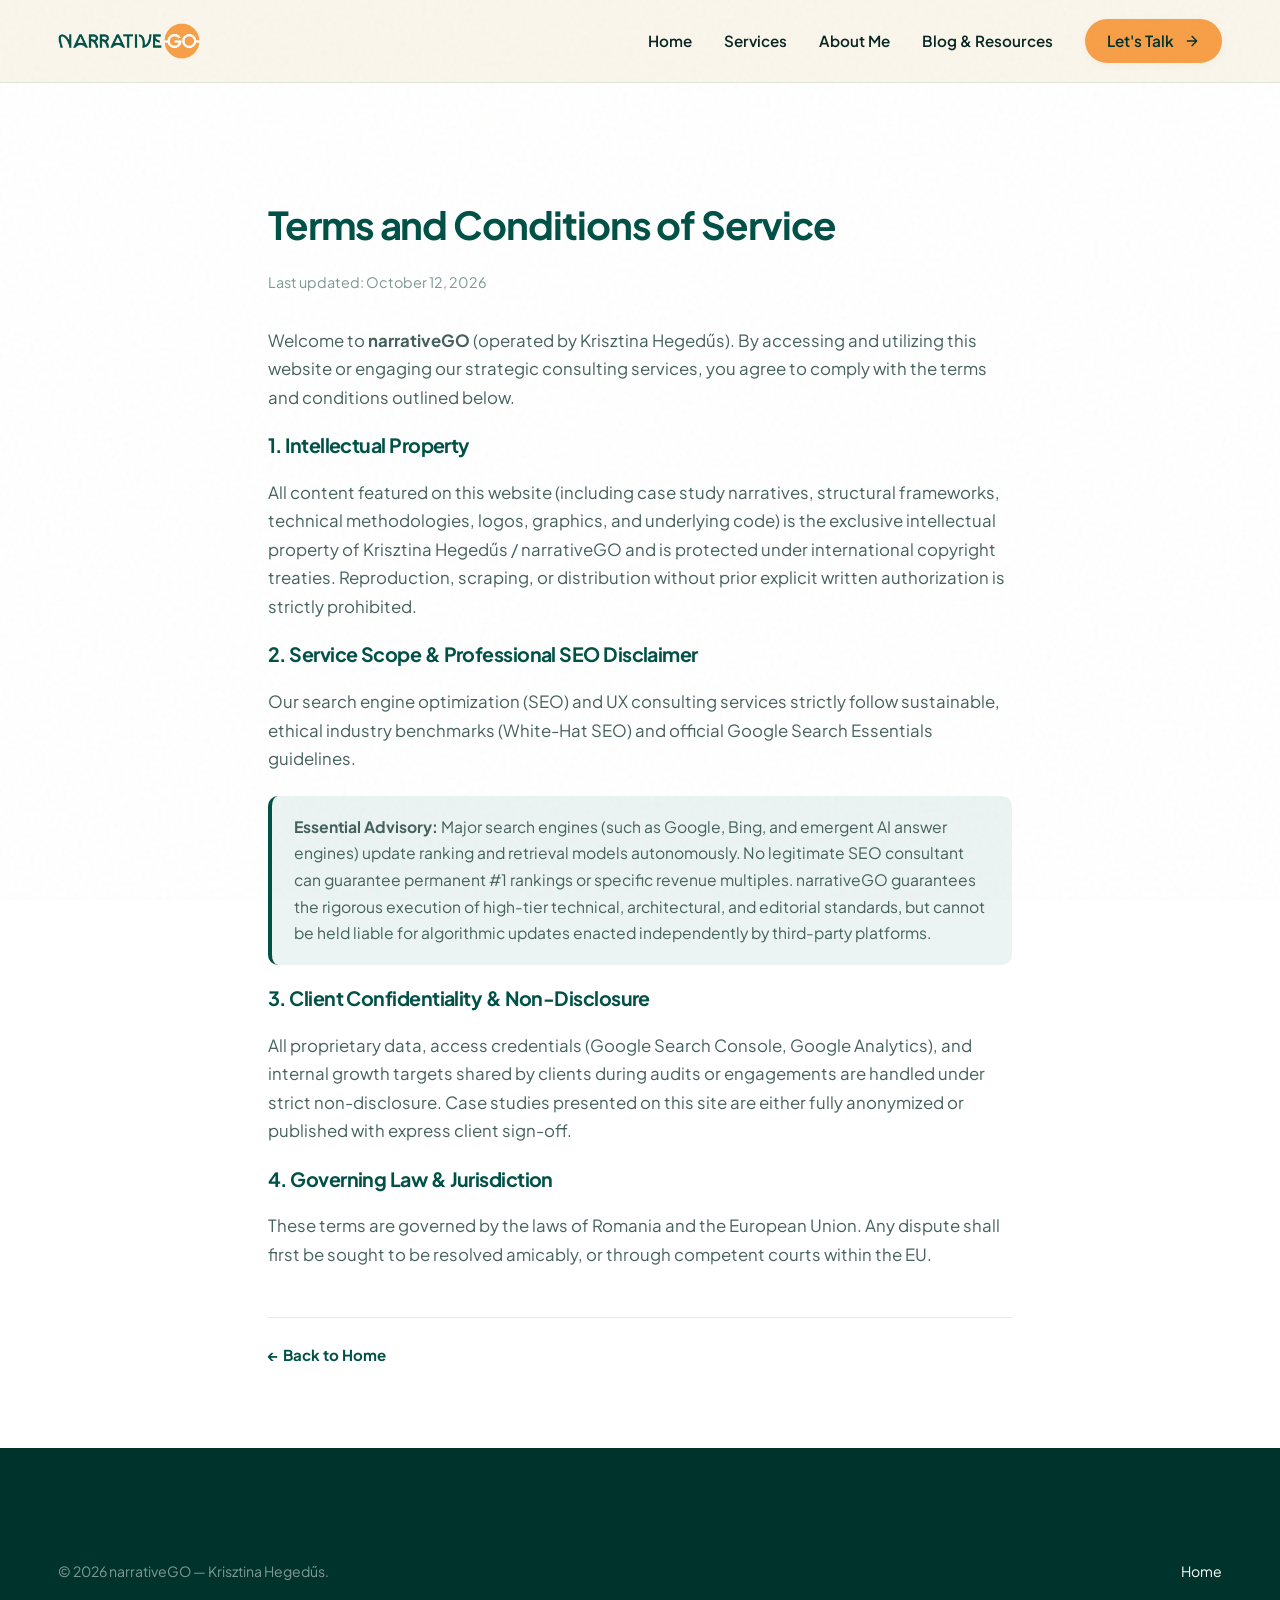
<file: termeni-si-conditii.html>
<!DOCTYPE html>
<html lang="en">
<head>
  <meta charset="UTF-8">
  <meta name="viewport" content="width=device-width, initial-scale=1.0">
  <title>Terms &amp; Conditions | narrativeGO — Krisztina Hegedűs</title>
  <meta name="robots" content="noindex, follow">
  <link rel="icon" type="image/svg+xml" href="assets/img/favicon.svg">
  <link rel="stylesheet" href="assets/css/style.css?v=2.1">
  <meta http-equiv="X-Content-Type-Options" content="nosniff">
  <meta name="referrer" content="strict-origin-when-cross-origin">
</head>
<body>

  <!-- HEADER -->
  <header class="site-header" id="top">
    <div class="container nav-wrapper">
      <a href="index.html" class="site-logo" aria-label="Home - narrativeGO">
        <img src="assets/img/logo.svg" alt="narrativeGO Logo">
      </a>
      <nav aria-label="Primary Navigation">
        <ul class="nav-menu" id="navMenu">
          <li><a href="index.html" class="nav-link">Home</a></li>
          <li><a href="servicii.html" class="nav-link">Services</a></li>
          <li><a href="despre-mine.html" class="nav-link">About Me</a></li>
          <li><a href="blog.html" class="nav-link">Blog &amp; Resources</a></li>
          <li>
            <a href="index.html#contact" class="btn btn-primary" style="padding: 10px 22px;">
              <span>Let's Talk</span>
              <svg class="icon-svg" style="width: 16px; height: 16px;" viewBox="0 0 24 24"><path d="M5 12h14M12 5l7 7-7 7"/></svg>
            </a>
          </li>
        </ul>
      </nav>
    </div>
  </header>

  <!-- CONTENT -->
  <main style="padding: 80px 0; background: #FFFFFF;">
    <div class="container" style="max-width: 800px;">
      <div class="breadcrumbs">
        <a href="index.html">Home</a> &gt; <span>Terms &amp; Conditions</span>
      </div>
      <h1 style="font-size: 2.4rem; margin: 18px 0 24px;">Terms and Conditions of Service</h1>
      <p style="color: var(--text-light); font-size: 0.9rem; margin-bottom: 32px;">Last updated: October 12, 2026</p>

      <div style="font-size: 1.05rem; line-height: 1.7; color: var(--text-main); display: flex; flex-direction: column; gap: 22px;">
        <p>
          Welcome to <strong>narrativeGO</strong> (operated by Krisztina Hegedűs). By accessing and utilizing this website or engaging our strategic consulting services, you agree to comply with the terms and conditions outlined below.
        </p>

        <h3 style="color: var(--teal-primary);">1. Intellectual Property</h3>
        <p>
          All content featured on this website (including case study narratives, structural frameworks, technical methodologies, logos, graphics, and underlying code) is the exclusive intellectual property of Krisztina Hegedűs / narrativeGO and is protected under international copyright treaties. Reproduction, scraping, or distribution without prior explicit written authorization is strictly prohibited.
        </p>

        <h3 style="color: var(--teal-primary);">2. Service Scope &amp; Professional SEO Disclaimer</h3>
        <p>
          Our search engine optimization (SEO) and UX consulting services strictly follow sustainable, ethical industry benchmarks (White-Hat SEO) and official Google Search Essentials guidelines.
        </p>
        <p style="background: var(--teal-surface); padding: 18px 22px; border-left: 4px solid var(--teal-primary); border-radius: var(--radius-sm); font-size: 0.98rem;">
          <strong>Essential Advisory:</strong> Major search engines (such as Google, Bing, and emergent AI answer engines) update ranking and retrieval models autonomously. No legitimate SEO consultant can guarantee permanent #1 rankings or specific revenue multiples. narrativeGO guarantees the rigorous execution of high-tier technical, architectural, and editorial standards, but cannot be held liable for algorithmic updates enacted independently by third-party platforms.
        </p>

        <h3 style="color: var(--teal-primary);">3. Client Confidentiality &amp; Non-Disclosure</h3>
        <p>
          All proprietary data, access credentials (Google Search Console, Google Analytics), and internal growth targets shared by clients during audits or engagements are handled under strict non-disclosure. Case studies presented on this site are either fully anonymized or published with express client sign-off.
        </p>

        <h3 style="color: var(--teal-primary);">4. Governing Law &amp; Jurisdiction</h3>
        <p>
          These terms are governed by the laws of Romania and the European Union. Any dispute shall first be sought to be resolved amicably, or through competent courts within the EU.
        </p>
      </div>

      <div style="margin-top: 48px; padding-top: 24px; border-top: 1px solid var(--border-light);">
        <a href="index.html" class="link-arrow">&larr; Back to Home</a>
      </div>
    </div>
  </main>

  <!-- FOOTER -->
  <footer class="site-footer">
    <div class="container">
      <div class="footer-bottom">
        <div>© 2026 narrativeGO — Krisztina Hegedűs.</div>
        <div><a href="index.html" style="color: #fff;">Home</a></div>
      </div>
    </div>
  </footer>
</body>
</html>
</file>
<file: assets/css/style.css>
/* ==========================================================================
   NARRATIVEGO — PERSONAL BRAND DESIGN SYSTEM (ULTRA-PREMIUM EDITION)
   Krisztina Hegedűs — Strategic SEO & Copywriting
   ========================================================================== */

@import url('https://fonts.googleapis.com/css2?family=Newsreader:ital,opsz,wght@1,6..72,400;1,6..72,500;1,6..72,600&family=Plus+Jakarta+Sans:wght@400;500;600;700;800&family=Space+Grotesk:wght@500;600;700&display=swap');

:root {
  /* Brand Primary Palettes */
  --teal-primary: #015147;
  --teal-dark: #00332C;
  --teal-deep: #053D35;
  --teal-mid: #0D695D;
  --teal-surface: #EBF4F2;
  --teal-subtle: #F3F8F7;
  --teal-glow: rgba(1, 81, 71, 0.12);
  
  --orange-accent: #F79F48;
  --orange-hover: #E58B31;
  --orange-soft: #FFF6ED;
  --orange-glow: rgba(247, 159, 72, 0.28);

  /* Backgrounds & Editorial Canvas (Warm Yellowish Off-White) */
  --bg-body: #FAF6ED;
  --bg-card: #FFFFFF;
  --bg-card-glass: rgba(255, 255, 255, 0.88);
  --bg-subtle-warm: #F4EFE3;
  --text-main: #092622;
  --text-muted: #45615D;
  --text-light: #7E9995;
  --text-inverse: #F8FAF9;
  
  /* Borders & Gradients */
  --border-light: rgba(1, 81, 71, 0.1);
  --border-medium: rgba(1, 81, 71, 0.18);
  --border-orange: rgba(247, 159, 72, 0.4);
  
  --shadow-sm: 0 2px 10px rgba(1, 81, 71, 0.04);
  --shadow-md: 0 12px 32px -4px rgba(1, 81, 71, 0.08);
  --shadow-lg: 0 24px 54px -12px rgba(1, 81, 71, 0.14);
  --shadow-orange: 0 12px 28px rgba(247, 159, 72, 0.24);

  /* Curves */
  --radius-sm: 10px;
  --radius-md: 18px;
  --radius-lg: 28px;
  --radius-full: 9999px;

  /* Typography */
  --font-main: 'Plus Jakarta Sans', system-ui, -apple-system, sans-serif;
  --font-editorial: 'Newsreader', Georgia, serif;
  --font-mono: 'Space Grotesk', monospace;
  
  --transition-fast: 0.2s cubic-bezier(0.16, 1, 0.3, 1);
  --transition-smooth: 0.35s cubic-bezier(0.16, 1, 0.3, 1);
}

/* Base Reset & Smoothness */
*, *::before, *::after {
  box-sizing: border-box;
  margin: 0;
  padding: 0;
}

html {
  scroll-behavior: smooth;
  font-size: 16px;
  overflow-x: hidden;
  width: 100%;
  max-width: 100vw;
}

body {
  font-family: var(--font-main);
  background-color: var(--bg-body);
  color: var(--text-main);
  line-height: 1.62;
  -webkit-font-smoothing: antialiased;
  -moz-osx-font-smoothing: grayscale;
  overflow-x: hidden;
  width: 100%;
  max-width: 100vw;
  position: relative;
}

/* Subtle ambient background glow (applied via html::before so body::before can host paper grain) */
html::before {
  content: '';
  position: absolute;
  top: 0;
  left: 0;
  right: 0;
  width: 100%;
  max-width: 100vw;
  height: 600px;
  background: radial-gradient(circle at 50% 0%, rgba(247, 159, 72, 0.05) 0%, rgba(1, 81, 71, 0.04) 50%, transparent 75%);
  pointer-events: none;
  z-index: 0;
  overflow: hidden;
}

::selection {
  background: var(--orange-accent);
  color: #FFFFFF;
}

img {
  max-width: 100%;
  height: auto;
  display: block;
}

a {
  color: inherit;
  text-decoration: none;
  transition: all var(--transition-fast);
}

button {
  font-family: inherit;
  border: none;
  background: none;
  cursor: pointer;
}

/* Typography Hierarchy */
h1, h2, h3, h4 {
  font-family: var(--font-main);
  font-weight: 700;
  line-height: 1.15;
  color: var(--teal-primary);
  letter-spacing: -0.028em;
}

.editorial-serif {
  font-family: var(--font-editorial);
  font-style: italic;
  font-weight: 400;
  color: var(--orange-accent);
}

p {
  color: var(--text-muted);
  font-size: 1.05rem;
}

.container {
  width: 100%;
  max-width: 1220px;
  margin: 0 auto;
  padding: 0 28px;
  position: relative;
  z-index: 1;
}

/* ==========================================================================
   BESPOKE SVG ICONOGRAPHY SYSTEM (NO EMOJIS)
   ========================================================================== */
.icon-svg {
  display: inline-block;
  width: 24px;
  height: 24px;
  stroke-width: 2;
  stroke: currentColor;
  fill: none;
  stroke-linecap: round;
  stroke-linejoin: round;
  vertical-align: middle;
  flex-shrink: 0;
  transition: transform var(--transition-fast), stroke var(--transition-fast);
}

.icon-box {
  width: 54px;
  height: 54px;
  border-radius: 14px;
  display: flex;
  align-items: center;
  justify-content: center;
  background: var(--teal-surface);
  color: var(--teal-primary);
  border: 1px solid var(--border-light);
  transition: all var(--transition-smooth);
}

.icon-box-orange {
  background: var(--orange-soft);
  color: var(--orange-accent);
  border: 1px solid var(--border-orange);
}

.icon-box-dark {
  background: rgba(255, 255, 255, 0.1);
  color: var(--orange-accent);
  border: 1px solid rgba(255, 255, 255, 0.15);
}

/* ==========================================================================
   BUTTONS & BADGES
   ========================================================================== */
.btn {
  display: inline-flex;
  align-items: center;
  justify-content: center;
  gap: 10px;
  font-weight: 600;
  font-size: 0.96rem;
  padding: 14px 28px;
  border-radius: var(--radius-full);
  transition: all var(--transition-smooth);
  cursor: pointer;
  white-space: nowrap;
}

.btn-primary {
  background: var(--orange-accent);
  color: var(--teal-dark);
  box-shadow: var(--shadow-sm);
}

.btn-primary:hover {
  background: var(--orange-hover);
  color: #FFFFFF;
  transform: translateY(-2px);
  box-shadow: var(--shadow-orange);
}

.btn-teal {
  background: var(--teal-primary);
  color: #FFFFFF;
}

.btn-teal:hover {
  background: var(--teal-mid);
  transform: translateY(-2px);
  box-shadow: var(--shadow-md);
}

.btn-outline {
  border: 1.5px solid var(--border-medium);
  color: var(--teal-primary);
  background: #FFFFFF;
}

.btn-outline:hover {
  border-color: var(--teal-primary);
  background: var(--teal-surface);
  transform: translateY(-2px);
}

.btn-outline-light {
  border: 1.5px solid rgba(255, 255, 255, 0.35);
  color: #FFFFFF;
}

.btn-outline-light:hover {
  border-color: #FFFFFF;
  background: rgba(255, 255, 255, 0.12);
  transform: translateY(-2px);
}

.badge {
  display: inline-flex;
  align-items: center;
  gap: 8px;
  padding: 6px 14px;
  border-radius: var(--radius-full);
  font-size: 0.82rem;
  font-weight: 700;
  text-transform: uppercase;
  letter-spacing: 0.06em;
  font-family: var(--font-mono);
}

.badge-teal {
  background: var(--teal-surface);
  color: var(--teal-primary);
  border: 1px solid var(--border-light);
}

.badge-orange {
  background: var(--orange-soft);
  color: #B45B0A;
  border: 1px solid var(--border-orange);
}

.badge-dot {
  width: 7px;
  height: 7px;
  border-radius: 50%;
  background: var(--orange-accent);
  display: inline-block;
  animation: pulseDot 2s infinite;
}

@keyframes pulseDot {
  0% { transform: scale(1); opacity: 1; }
  50% { transform: scale(1.4); opacity: 0.5; }
  100% { transform: scale(1); opacity: 1; }
}

/* ==========================================================================
   NAVIGATION BAR
   ========================================================================== */
.site-header {
  position: sticky;
  top: 0;
  z-index: 100;
  background: rgba(250, 246, 237, 0.95);
  backdrop-filter: blur(18px);
  -webkit-backdrop-filter: blur(18px);
  border-bottom: 1px solid var(--border-light);
  transition: all var(--transition-fast);
}

.nav-wrapper {
  display: flex;
  align-items: center;
  justify-content: space-between;
  height: 82px;
}

.site-logo {
  display: flex;
  align-items: center;
  gap: 12px;
}

.site-logo img {
  height: 36px;
  width: auto;
  display: block;
}

.nav-menu {
  display: flex;
  align-items: center;
  gap: 32px;
  list-style: none;
}

.nav-link {
  font-weight: 600;
  font-size: 0.95rem;
  color: var(--text-main);
  position: relative;
  padding: 6px 0;
}

.nav-link::after {
  content: '';
  position: absolute;
  left: 0;
  bottom: 0;
  width: 0;
  height: 2px;
  background: var(--orange-accent);
  transition: width var(--transition-smooth);
}

.nav-link:hover::after,
.nav-link.active::after {
  width: 100%;
}

.nav-link.active {
  color: var(--teal-primary);
}

.menu-toggle {
  display: none;
  flex-direction: column;
  justify-content: center;
  align-items: center;
  gap: 5px;
  width: 44px;
  height: 44px;
  padding: 8px;
  cursor: pointer;
  background: transparent;
  border-radius: var(--radius-sm);
  transition: background var(--transition-fast);
}

.menu-toggle:hover {
  background: rgba(1, 81, 71, 0.06);
}

.menu-toggle span {
  display: block;
  width: 24px;
  height: 2.5px;
  background: var(--teal-primary);
  border-radius: 2px;
  transition: transform 0.3s cubic-bezier(0.16, 1, 0.3, 1), opacity 0.2s ease;
  transform-origin: center;
}

.menu-toggle.open span:nth-child(1) {
  transform: translateY(7.5px) rotate(45deg);
}

.menu-toggle.open span:nth-child(2) {
  opacity: 0;
  transform: scaleX(0);
}

.menu-toggle.open span:nth-child(3) {
  transform: translateY(-7.5px) rotate(-45deg);
}

/* ==========================================================================
   HERO SECTION
   ========================================================================== */
.hero-section {
  padding: 80px 0 95px;
  position: relative;
}

.hero-grid {
  display: grid;
  grid-template-columns: 1.15fr 0.85fr;
  gap: 64px;
  align-items: center;
}

.hero-title {
  font-size: clamp(2.6rem, 5.2vw, 4.2rem);
  line-height: 1.08;
  margin: 20px 0 24px;
  letter-spacing: -0.03em;
}

.hero-desc {
  font-size: 1.18rem;
  line-height: 1.62;
  color: var(--text-muted);
  max-width: 580px;
  margin-bottom: 34px;
}

.hero-actions {
  display: flex;
  align-items: center;
  gap: 16px;
  flex-wrap: wrap;
  margin-bottom: 40px;
}

.hero-trust-bar {
  display: flex;
  align-items: center;
  gap: 28px;
  padding-top: 28px;
  border-top: 1px solid var(--border-light);
}

.trust-item {
  display: flex;
  align-items: center;
  gap: 10px;
}

.trust-number {
  font-family: var(--font-mono);
  font-size: 1.55rem;
  font-weight: 700;
  color: var(--teal-primary);
}

.trust-label {
  font-size: 0.82rem;
  color: var(--text-muted);
  line-height: 1.25;
}

/* Hero Portrait Frame */
.hero-visual-wrapper {
  position: relative;
}

.portrait-frame {
  position: relative;
  border-radius: var(--radius-lg);
  overflow: hidden;
  box-shadow: var(--shadow-lg);
  background: var(--teal-primary);
  border: 4px solid #FFFFFF;
}

.portrait-frame img {
  width: 100%;
  height: 520px;
  object-fit: cover;
  object-position: center top;
  transition: transform 0.6s ease;
}

.portrait-frame:hover img {
  transform: scale(1.03);
}

.floating-pill {
  position: absolute;
  background: rgba(255, 255, 255, 0.94);
  backdrop-filter: blur(12px);
  padding: 14px 20px;
  border-radius: var(--radius-md);
  box-shadow: var(--shadow-md);
  display: flex;
  align-items: center;
  gap: 14px;
  border: 1px solid var(--border-light);
  z-index: 3;
}

.pill-growth {
  bottom: 24px;
  left: -28px;
  animation: floatSlow 5s ease-in-out infinite alternate;
}

.pill-eeat {
  top: 36px;
  right: -24px;
  animation: floatSlow 6s ease-in-out infinite alternate-reverse;
}

@keyframes floatSlow {
  0% { transform: translateY(0); }
  100% { transform: translateY(-8px); }
}

.pill-title {
  font-size: 0.96rem;
  font-weight: 700;
  color: var(--teal-primary);
}

.pill-sub {
  font-size: 0.78rem;
  color: var(--text-muted);
}

/* ==========================================================================
   MARQUEE BANNER — VIBRANT BRAND ACCENT RIBBON
   ========================================================================== */
.marquee-bar {
  background: var(--orange-accent);
  color: var(--teal-dark);
  padding: 18px 0;
  overflow: hidden;
  position: relative;
  width: 100%;
  max-width: 100vw;
  box-sizing: border-box;
  border-top: 1px solid rgba(7, 67, 59, 0.1);
  border-bottom: 1px solid rgba(7, 67, 59, 0.1);
}

.marquee-track {
  display: flex;
  width: max-content;
  animation: marqueeLoop 26s linear infinite;
  will-change: transform;
}

.marquee-track:hover {
  animation-play-state: paused;
}

.marquee-group {
  display: flex;
  align-items: center;
  flex-shrink: 0;
}

.marquee-text {
  font-family: 'Space Grotesk', system-ui, sans-serif;
  font-weight: 700;
  font-size: 1.05rem;
  white-space: nowrap;
  letter-spacing: 0.04em;
  padding: 0 22px;
  text-transform: uppercase;
}

.marquee-dot {
  width: 8px;
  height: 8px;
  border-radius: 50%;
  background: var(--teal-dark);
  opacity: 0.7;
}

@keyframes marqueeLoop {
  from { transform: translateX(0); }
  to { transform: translateX(-50%); }
}

/* ==========================================================================
   SECTION COMMON STYLES
   ========================================================================== */
section {
  padding: 100px 0;
  position: relative;
}

.section-header {
  max-width: 680px;
  margin-bottom: 56px;
}

.section-header.text-center {
  margin-left: auto;
  margin-right: auto;
  text-align: center;
}

.section-subtitle {
  margin-top: 16px;
  font-size: 1.12rem;
  line-height: 1.6;
}

.section-title {
  font-size: clamp(2.1rem, 4vw, 3.2rem);
  margin-top: 14px;
}

/* ==========================================================================
   PHILOSOPHY & ABOUT TEASER
   ========================================================================== */
.about-teaser {
  background: #FFFFFF;
  border-top: 1px solid var(--border-light);
  border-bottom: 1px solid var(--border-light);
}

.about-grid-lead {
  display: grid;
  grid-template-columns: 1fr 1fr;
  gap: 60px;
  align-items: center;
}

.quote-box {
  background: var(--teal-primary);
  color: #FFFFFF;
  padding: 48px;
  border-radius: var(--radius-lg);
  position: relative;
  overflow: hidden;
  border: 1px solid rgba(255, 255, 255, 0.1);
}

.quote-box::before {
  content: '"';
  position: absolute;
  top: -20px;
  left: 20px;
  font-size: 9rem;
  font-family: var(--font-editorial);
  opacity: 0.12;
  color: #FFFFFF;
  line-height: 1;
}

.quote-text {
  font-family: var(--font-editorial);
  font-style: italic;
  font-size: clamp(1.4rem, 2.5vw, 1.85rem);
  line-height: 1.35;
  color: #FFFFFF;
  position: relative;
  z-index: 1;
}

.quote-author {
  margin-top: 24px;
  display: flex;
  align-items: center;
  gap: 14px;
}

.author-sig {
  font-weight: 700;
  font-size: 1.05rem;
  color: var(--orange-accent);
}

.author-role {
  font-size: 0.85rem;
  color: var(--teal-surface);
}

.about-bullets {
  margin: 28px 0;
  display: flex;
  flex-direction: column;
  gap: 16px;
}

.bullet-item {
  display: flex;
  align-items: flex-start;
  gap: 14px;
}

.bullet-check {
  width: 24px;
  height: 24px;
  border-radius: 50%;
  background: var(--teal-surface);
  color: var(--teal-primary);
  display: flex;
  align-items: center;
  justify-content: center;
  flex-shrink: 0;
  margin-top: 2px;
}

.bullet-check svg {
  width: 14px;
  height: 14px;
  stroke: var(--teal-primary);
}

/* ==========================================================================
   SERVICES SECTION & CARDS
   ========================================================================== */
.services-section {
  background: var(--bg-body);
}

.services-grid {
  display: grid;
  grid-template-columns: repeat(3, 1fr);
  gap: 28px;
}

.services-grid-2col {
  grid-template-columns: repeat(2, 1fr);
  gap: 32px;
}

.service-card {
  background: var(--bg-card);
  border-radius: var(--radius-md);
  padding: 38px 30px;
  border: 1px solid var(--border-light);
  box-shadow: var(--shadow-sm);
  display: flex;
  flex-direction: column;
  justify-content: space-between;
  transition: all var(--transition-smooth);
  position: relative;
}

.service-card:hover {
  transform: translateY(-6px);
  box-shadow: var(--shadow-lg);
  border-color: var(--border-medium);
}

.service-card.featured {
  border: 2px solid var(--orange-accent);
  background: linear-gradient(180deg, #FFFFFF 0%, #FFFDF9 100%);
}

.service-featured-badge {
  position: absolute;
  top: 22px;
  right: 22px;
  z-index: 5;
  background: var(--orange-accent);
  color: #0E2F28 !important;
  font-family: var(--font-main);
  font-weight: 800;
  font-size: 0.72rem;
  letter-spacing: 0.06em;
  text-transform: uppercase;
  padding: 6px 14px;
  border-radius: var(--radius-full);
  box-shadow: 0 4px 14px rgba(247, 159, 72, 0.35);
  border: 1px solid rgba(255, 255, 255, 0.5);
  display: inline-flex;
  align-items: center;
  gap: 6px;
  white-space: nowrap;
}

.service-icon-wrap {
  margin-bottom: 24px;
}

.service-card:hover .icon-box {
  background: var(--orange-accent);
  color: #FFFFFF;
  border-color: var(--orange-accent);
}

.service-card:hover .icon-box svg {
  stroke: #FFFFFF;
}

.service-title {
  font-size: 1.35rem;
  margin-bottom: 12px;
}

.service-desc {
  font-size: 0.98rem;
  margin-bottom: 24px;
}

.service-features-list {
  list-style: none;
  margin-bottom: 30px;
  display: flex;
  flex-direction: column;
  gap: 12px;
  font-size: 0.92rem;
  color: var(--text-muted);
}

.service-features-list li {
  display: flex;
  align-items: center;
  gap: 10px;
}

.service-features-list li svg {
  width: 16px;
  height: 16px;
  stroke: var(--teal-primary);
  flex-shrink: 0;
}

.service-card-footer {
  margin-top: auto;
  padding-top: 20px;
  border-top: 1px solid var(--border-light);
}

.link-arrow {
  display: inline-flex;
  align-items: center;
  gap: 8px;
  font-weight: 700;
  color: var(--teal-primary);
  font-size: 0.94rem;
  transition: gap var(--transition-fast);
}

.link-arrow:hover {
  color: var(--orange-accent);
  gap: 12px;
}

/* ==========================================================================
   INTERACTIVE SEO ROI / GROWTH SIMULATOR (NEW WOW FEATURE)
   ========================================================================== */
.calculator-section {
  background: #FFFFFF;
  padding: 100px 0;
  border-top: 1px solid var(--border-light);
  border-bottom: 1px solid var(--border-light);
}

.calc-wrapper {
  background: var(--bg-body);
  border-radius: var(--radius-lg);
  border: 1px solid var(--border-light);
  padding: 48px;
  display: grid;
  grid-template-columns: 1.1fr 0.9fr;
  gap: 48px;
  align-items: center;
  box-shadow: var(--shadow-md);
}

.calc-controls {
  display: flex;
  flex-direction: column;
  gap: 28px;
}

.calc-slider-group label {
  display: flex;
  justify-content: space-between;
  font-weight: 700;
  font-size: 0.95rem;
  color: var(--teal-primary);
  margin-bottom: 10px;
}

.calc-slider-value {
  font-family: var(--font-mono);
  color: var(--orange-accent);
  font-size: 1.1rem;
}

.calc-range {
  width: 100%;
  height: 8px;
  border-radius: 5px;
  background: var(--border-medium);
  outline: none;
  -webkit-appearance: none;
}

.calc-range::-webkit-slider-thumb {
  -webkit-appearance: none;
  appearance: none;
  width: 24px;
  height: 24px;
  border-radius: 50%;
  background: var(--orange-accent);
  cursor: pointer;
  border: 3px solid #FFFFFF;
  box-shadow: var(--shadow-sm);
  transition: transform var(--transition-fast);
}

.calc-range::-webkit-slider-thumb:hover {
  transform: scale(1.2);
}

.calc-results-card {
  background: var(--teal-primary);
  color: #FFFFFF;
  border-radius: var(--radius-md);
  padding: 38px;
  border: 1px solid rgba(255, 255, 255, 0.15);
  box-shadow: var(--shadow-lg);
  text-align: center;
}

.calc-revenue-highlight {
  font-family: var(--font-mono);
  font-size: clamp(2.5rem, 4vw, 3.4rem);
  font-weight: 800;
  color: var(--orange-accent);
  line-height: 1.1;
  margin: 14px 0 8px;
}

.calc-results-grid {
  display: grid;
  grid-template-columns: 1fr 1fr;
  gap: 16px;
  margin: 24px 0 28px;
  text-align: left;
}

.calc-mini-stat {
  background: rgba(255, 255, 255, 0.08);
  padding: 14px;
  border-radius: var(--radius-sm);
  border: 1px solid rgba(255, 255, 255, 0.1);
}

.calc-mini-val {
  font-family: var(--font-mono);
  font-weight: 700;
  font-size: 1.25rem;
  color: #FFFFFF;
}

.calc-mini-label {
  font-size: 0.76rem;
  color: rgba(255, 255, 255, 0.7);
  margin-top: 4px;
}

/* ==========================================================================
   COMPARISON TABLE: AGENCY VS NARRATIVEGO (NEW WOW FEATURE)
   ========================================================================== */
.comparison-section {
  background: var(--bg-body);
  padding: 100px 0;
}

.comparison-table-wrapper {
  background: #FFFFFF;
  border-radius: var(--radius-lg);
  border: 1px solid var(--border-light);
  box-shadow: var(--shadow-md);
  overflow: hidden;
  max-width: 960px;
  margin: 0 auto;
}

.comparison-header {
  display: grid;
  grid-template-columns: 1.5fr 1fr 1fr;
  padding: 24px 32px;
  background: var(--teal-surface);
  border-bottom: 1px solid var(--border-light);
  font-weight: 700;
  color: var(--teal-primary);
}

.comparison-row {
  display: grid;
  grid-template-columns: 1.5fr 1fr 1fr;
  padding: 22px 32px;
  border-bottom: 1px solid var(--border-light);
  align-items: center;
  font-size: 0.95rem;
}

.comparison-row:last-child {
  border-bottom: none;
}

.comparison-row:hover {
  background: var(--teal-subtle);
}

.comp-feature {
  font-weight: 600;
  color: var(--text-main);
}

.comp-agency {
  color: #A34848;
  display: flex;
  align-items: center;
  gap: 8px;
}

.comp-narrative {
  color: var(--teal-primary);
  font-weight: 700;
  display: flex;
  align-items: center;
  gap: 8px;
}

.comp-icon-bad {
  width: 20px;
  height: 20px;
  color: #D34545;
  flex-shrink: 0;
}

.comp-icon-good {
  width: 20px;
  height: 20px;
  color: var(--teal-primary);
  flex-shrink: 0;
}

/* ==========================================================================
   RESULTS & CASE STUDY HIGHLIGHT
   ========================================================================== */
.results-section {
  background: var(--teal-primary);
  color: #FFFFFF;
  padding: 110px 0;
}

.results-section .section-title {
  color: #FFFFFF;
}

.results-section .section-subtitle {
  color: rgba(255, 255, 255, 0.8);
}

.case-study-showcase {
  background: rgba(255, 255, 255, 0.05);
  border: 1px solid rgba(255, 255, 255, 0.12);
  border-radius: var(--radius-lg);
  padding: 44px;
  margin-top: 48px;
  display: grid;
  grid-template-columns: 1fr 1fr;
  gap: 48px;
  align-items: center;
}

.case-image-box {
  border-radius: var(--radius-md);
  overflow: hidden;
  box-shadow: 0 15px 35px rgba(0, 0, 0, 0.3);
  border: 1px solid rgba(255, 255, 255, 0.15);
}

.case-image-box img {
  width: 100%;
  height: 100%;
  object-fit: cover;
}

.case-metrics-grid {
  display: grid;
  grid-template-columns: 1fr 1fr;
  gap: 24px;
  margin: 28px 0;
}

.metric-card {
  background: rgba(255, 255, 255, 0.08);
  padding: 20px;
  border-radius: var(--radius-sm);
  border: 1px solid rgba(255, 255, 255, 0.1);
}

.metric-value {
  font-family: var(--font-mono);
  font-size: 2.2rem;
  font-weight: 700;
  color: var(--orange-accent);
  line-height: 1;
}

.metric-label {
  font-size: 0.85rem;
  color: rgba(255, 255, 255, 0.75);
  margin-top: 8px;
}

/* ==========================================================================
   TESTIMONIALS & SOCIAL PROOF CARDS (NEW WOW FEATURE)
   ========================================================================== */
.testimonials-section {
  background: #FFFFFF;
  padding: 100px 0;
  border-bottom: 1px solid var(--border-light);
}

.testimonials-grid {
  display: grid;
  grid-template-columns: repeat(3, 1fr);
  gap: 28px;
}

.testimonial-card {
  background: var(--bg-body);
  border: 1px solid var(--border-light);
  border-radius: var(--radius-md);
  padding: 32px;
  display: flex;
  flex-direction: column;
  justify-content: space-between;
  transition: transform var(--transition-fast);
}

.testimonial-card:hover {
  transform: translateY(-4px);
  border-color: var(--border-medium);
}

.stars-row {
  display: flex;
  gap: 4px;
  color: var(--orange-accent);
  margin-bottom: 16px;
}

.testimonial-text {
  font-size: 0.98rem;
  line-height: 1.6;
  color: var(--text-main);
  margin-bottom: 24px;
  font-style: italic;
}

.client-info {
  display: flex;
  align-items: center;
  gap: 12px;
  border-top: 1px solid var(--border-light);
  padding-top: 18px;
}

.client-avatar {
  width: 44px;
  height: 44px;
  border-radius: 50%;
  object-fit: cover;
  border: 2px solid var(--teal-primary);
}

.client-name {
  font-weight: 700;
  font-size: 0.94rem;
  color: var(--teal-primary);
}

.client-title {
  font-size: 0.78rem;
  color: var(--text-muted);
}

/* ==========================================================================
   PROCESS SECTION
   ========================================================================== */
.process-grid {
  display: grid;
  grid-template-columns: repeat(4, 1fr);
  gap: 24px;
  position: relative;
}

.process-card {
  background: #FFFFFF;
  border-radius: var(--radius-md);
  padding: 34px 26px;
  border: 1px solid var(--border-light);
  position: relative;
  transition: transform var(--transition-fast);
}

.process-card:hover {
  transform: translateY(-4px);
  border-color: var(--border-medium);
}

.process-number {
  font-family: var(--font-mono);
  font-size: 2rem;
  font-weight: 800;
  color: var(--teal-surface);
  line-height: 1;
  margin-bottom: 18px;
}

.process-card:hover .process-number {
  color: var(--orange-accent);
}

.process-title {
  font-size: 1.2rem;
  margin-bottom: 10px;
}

.process-desc {
  font-size: 0.92rem;
}

/* ==========================================================================
   BLOG / ARTICLES
   ========================================================================== */
.blog-grid {
  display: grid;
  grid-template-columns: repeat(3, 1fr);
  gap: 32px;
}

.blog-card {
  background: #FFFFFF;
  border-radius: var(--radius-md);
  overflow: hidden;
  border: 1px solid var(--border-light);
  box-shadow: var(--shadow-sm);
  transition: all var(--transition-smooth);
  display: flex;
  flex-direction: column;
}

.blog-card:hover {
  transform: translateY(-6px);
  box-shadow: var(--shadow-md);
}

.blog-thumb {
  height: 200px;
  background: var(--teal-primary);
  position: relative;
  overflow: hidden;
}

.blog-thumb img {
  width: 100%;
  height: 100%;
  object-fit: cover;
  transition: transform 0.4s ease;
}

.blog-card:hover .blog-thumb img {
  transform: scale(1.05);
}

.blog-badge {
  position: absolute;
  top: 14px;
  left: 14px;
}

.blog-body {
  padding: 26px;
  display: flex;
  flex-direction: column;
  flex-grow: 1;
}

.blog-meta {
  display: flex;
  align-items: center;
  gap: 12px;
  font-size: 0.82rem;
  color: var(--text-light);
  margin-bottom: 12px;
  font-family: var(--font-mono);
}

.blog-title {
  font-size: 1.25rem;
  line-height: 1.35;
  margin-bottom: 12px;
}

.blog-title a:hover {
  color: var(--orange-accent);
}

.blog-excerpt {
  font-size: 0.94rem;
  margin-bottom: 20px;
  line-height: 1.5;
}

.blog-author-mini {
  margin-top: auto;
  padding-top: 16px;
  border-top: 1px solid var(--border-light);
  display: flex;
  align-items: center;
  justify-content: space-between;
}

.author-left {
  display: flex;
  align-items: center;
  gap: 10px;
}

.author-avatar {
  width: 32px;
  height: 32px;
  border-radius: 50%;
  object-fit: cover;
  border: 1.5px solid var(--teal-primary);
}

.author-name {
  font-size: 0.86rem;
  font-weight: 700;
  color: var(--teal-primary);
}

.read-time {
  font-size: 0.8rem;
  color: var(--text-light);
}

/* ==========================================================================
   FAQ ACCORDION
   ========================================================================== */
.faq-list {
  max-width: 820px;
  margin: 0 auto;
  display: flex;
  flex-direction: column;
  gap: 16px;
}

.faq-item {
  background: #FFFFFF;
  border: 1px solid var(--border-light);
  border-radius: var(--radius-md);
  overflow: hidden;
  transition: border-color var(--transition-fast);
}

.faq-item.active {
  border-color: var(--teal-primary);
}

.faq-trigger {
  width: 100%;
  padding: 22px 28px;
  text-align: left;
  display: flex;
  align-items: center;
  justify-content: space-between;
  gap: 20px;
  font-weight: 700;
  font-size: 1.1rem;
  color: var(--teal-primary);
}

.faq-icon {
  width: 28px;
  height: 28px;
  border-radius: 50%;
  background: var(--teal-surface);
  display: flex;
  align-items: center;
  justify-content: center;
  color: var(--teal-primary);
  transition: transform var(--transition-fast);
}

.faq-item.active .faq-icon {
  transform: rotate(45deg);
  background: var(--orange-accent);
  color: #FFFFFF;
}

.faq-content {
  max-height: 0;
  overflow: hidden;
  transition: max-height 0.35s ease-out;
  padding: 0 28px;
}

.faq-content p {
  padding-bottom: 24px;
  font-size: 1rem;
  line-height: 1.6;
}

/* ==========================================================================
   CONTACT CTA PANEL & FOOTER
   ========================================================================== */
.cta-banner {
  background: var(--orange-accent);
  border-radius: var(--radius-lg);
  padding: 70px 60px;
  text-align: center;
  color: var(--teal-dark);
  position: relative;
  overflow: hidden;
}

.cta-banner h2 {
  color: var(--teal-dark);
  font-size: clamp(2.2rem, 4.5vw, 3.4rem);
  margin-bottom: 16px;
}

.cta-banner p {
  color: rgba(0, 54, 47, 0.85);
  max-width: 620px;
  margin: 0 auto 34px;
  font-size: 1.15rem;
}

.cta-actions {
  display: flex;
  justify-content: center;
  gap: 18px;
  flex-wrap: wrap;
}

.site-footer {
  background: var(--teal-dark);
  color: #FFFFFF;
  padding: 80px 0 36px;
}

.footer-top {
  display: grid;
  grid-template-columns: 1.2fr 0.8fr 0.8fr 1fr;
  gap: 48px;
  padding-bottom: 60px;
  border-bottom: 1px solid rgba(255, 255, 255, 0.1);
}

.footer-brand p {
  color: rgba(255, 255, 255, 0.7);
  margin-top: 16px;
  font-size: 0.95rem;
  max-width: 320px;
}

.footer-col h4 {
  color: #FFFFFF;
  font-size: 1.05rem;
  margin-bottom: 20px;
}

.footer-links {
  list-style: none;
  display: flex;
  flex-direction: column;
  gap: 12px;
  font-size: 0.92rem;
}

.footer-links a {
  color: rgba(255, 255, 255, 0.75);
}

.footer-links a:hover {
  color: var(--orange-accent);
}

.footer-bottom {
  padding-top: 32px;
  display: flex;
  align-items: center;
  justify-content: space-between;
  font-size: 0.88rem;
  color: rgba(255, 255, 255, 0.5);
}

/* ==========================================================================
   SINGLE SERVICE & ARTICLE DEDICATED TEMPLATES
   ========================================================================== */
.template-hero {
  background: var(--teal-primary);
  color: #FFFFFF;
  padding: 90px 0 100px;
  position: relative;
}

.template-hero h1 {
  color: #FFFFFF;
  font-size: clamp(2.4rem, 5vw, 3.8rem);
  margin: 16px 0 20px;
}

.template-hero p {
  color: rgba(255, 255, 255, 0.85);
  font-size: 1.2rem;
  max-width: 680px;
}

.breadcrumbs {
  display: flex;
  align-items: center;
  gap: 8px;
  font-size: 0.85rem;
  color: rgba(255, 255, 255, 0.65);
  margin-bottom: 18px;
}

.breadcrumbs a:hover {
  color: var(--orange-accent);
}

.article-header-meta {
  display: flex;
  align-items: center;
  gap: 20px;
  flex-wrap: wrap;
  padding: 18px 0;
  border-top: 1px solid rgba(255, 255, 255, 0.15);
  margin-top: 28px;
  font-size: 0.92rem;
}

.date-pill {
  display: inline-flex;
  align-items: center;
  gap: 6px;
  color: rgba(255, 255, 255, 0.9);
}

.date-pill.updated {
  color: var(--orange-accent);
  font-weight: 700;
}

.article-layout {
  display: grid;
  grid-template-columns: 280px 1fr;
  gap: 56px;
  align-items: flex-start;
}

.article-sidebar {
  position: sticky;
  top: 110px;
}

.toc-box {
  background: #FFFFFF;
  border: 1px solid var(--border-light);
  border-radius: var(--radius-md);
  padding: 24px;
}

.toc-box h4 {
  font-size: 1rem;
  margin-bottom: 14px;
  color: var(--teal-primary);
}

.toc-list {
  list-style: none;
  display: flex;
  flex-direction: column;
  gap: 10px;
  font-size: 0.9rem;
}

.toc-list a {
  color: var(--text-muted);
}

.toc-list a:hover {
  color: var(--orange-accent);
}

.article-content {
  font-size: 1.15rem;
  line-height: 1.8;
  color: var(--text-main);
}

.article-content h2 {
  margin: 44px 0 18px;
  font-size: 1.9rem;
}

.article-content h3 {
  margin: 32px 0 14px;
  font-size: 1.4rem;
}

.article-content p {
  margin-bottom: 22px;
  color: #2D4743;
}

.author-box-complete {
  background: #FFFFFF;
  border-radius: var(--radius-md);
  border: 2px solid var(--border-light);
  padding: 34px;
  display: flex;
  gap: 24px;
  margin-top: 60px;
  align-items: center;
}

.author-box-img {
  width: 90px;
  height: 90px;
  border-radius: 50%;
  object-fit: cover;
  border: 3px solid var(--orange-accent);
  flex-shrink: 0;
}

/* ==========================================================================
   CONTACT SECTION & CHANNELS (LINKEDIN, EMAIL, FORM)
   ========================================================================== */
.contact-section-wrap {
  display: grid;
  grid-template-columns: 0.9fr 1.1fr;
  gap: 44px;
  align-items: start;
}

.contact-card-channel {
  background: #FFFFFF;
  border: 1px solid var(--border-light);
  border-radius: var(--radius-md);
  padding: 24px;
  box-shadow: var(--shadow-sm);
  transition: all var(--transition-smooth);
  display: flex;
  align-items: flex-start;
  gap: 16px;
  margin-bottom: 16px;
}

.contact-card-channel:hover {
  border-color: var(--orange-accent);
  transform: translateY(-2px);
  box-shadow: var(--shadow-md);
}

.contact-channel-icon {
  width: 48px;
  height: 48px;
  border-radius: 12px;
  background: var(--teal-surface);
  color: var(--teal-primary);
  display: flex;
  align-items: center;
  justify-content: center;
  flex-shrink: 0;
}

.contact-form-box {
  background: #FFFFFF;
  border: 1px solid var(--border-light);
  border-radius: var(--radius-lg);
  padding: 38px;
  box-shadow: var(--shadow-md);
}

.form-group {
  margin-bottom: 18px;
}

.form-group label {
  display: block;
  font-weight: 700;
  font-size: 0.88rem;
  color: var(--teal-primary);
  margin-bottom: 8px;
}

.form-input, .form-textarea {
  width: 100%;
  padding: 13px 16px;
  border-radius: var(--radius-sm);
  border: 1.5px solid var(--border-medium);
  font-family: inherit;
  font-size: 0.95rem;
  color: var(--text-main);
  background: var(--bg-body);
  transition: border-color var(--transition-fast), box-shadow var(--transition-fast), background var(--transition-fast);
}

.form-input:focus, .form-textarea:focus {
  outline: none;
  border-color: var(--teal-primary);
  box-shadow: 0 0 0 4px var(--teal-glow);
  background: #FFFFFF;
}

.form-row-2 {
  display: grid;
  grid-template-columns: 1fr 1fr;
  gap: 16px;
}


/* ==========================================================================
   DISCREET GDPR COOKIE PILL (NON-INTRUSIVE)
   ========================================================================== */
.cookie-pill {
  position: fixed;
  bottom: 24px;
  left: 24px;
  background: rgba(255, 255, 255, 0.95);
  backdrop-filter: blur(12px);
  border: 1px solid var(--border-medium);
  box-shadow: var(--shadow-lg);
  border-radius: var(--radius-md);
  padding: 14px 20px;
  display: flex;
  align-items: center;
  gap: 16px;
  z-index: 999;
  font-size: 0.88rem;
  color: var(--text-main);
  max-width: 440px;
  transform: translateY(120%);
  transition: transform 0.4s cubic-bezier(0.16, 1, 0.3, 1);
}

.cookie-pill.show {
  transform: translateY(0);
}

.cookie-btn-accept {
  background: var(--teal-primary);
  color: #FFFFFF;
  padding: 7px 16px;
  border-radius: var(--radius-full);
  font-size: 0.82rem;
  font-weight: 700;
  cursor: pointer;
  white-space: nowrap;
  transition: background var(--transition-fast);
}

.cookie-btn-accept:hover {
  background: var(--teal-mid);
}

/* ==========================================================================
   EDITORIAL LUXURY CREATIVE SUITE (ANTI-AI AESTHETICS)
   ========================================================================== */

/* 1. Organic Tactile Paper Grain Overlay */
body::before {
  content: '';
  position: fixed;
  inset: 0;
  width: 100%;
  height: 100%;
  pointer-events: none;
  z-index: 9999;
  opacity: 0.038;
  mix-blend-mode: multiply;
  background-image: url("data:image/svg+xml,%3Csvg viewBox='0 0 200 200' xmlns='http://www.w3.org/2000/svg'%3E%3Cfilter id='noiseFilter'%3E%3CfeTurbulence type='fractalNoise' baseFrequency='0.85' numOctaves='3' stitchTiles='stitch'/%3E%3C/filter%3E%3Crect width='100%25' height='100%25' filter='url(%23noiseFilter)'/%3E%3C/svg%3E");
}

/* 2. Dynamic Spotlight Cursor Glow on Interactive Cards */
.spotlight-card {
  position: relative;
  overflow: hidden;
  transition: transform 0.35s cubic-bezier(0.16, 1, 0.3, 1), box-shadow 0.35s cubic-bezier(0.16, 1, 0.3, 1), border-color 0.3s ease;
}

.spotlight-card::before {
  content: '';
  position: absolute;
  inset: 0;
  border-radius: inherit;
  background: radial-gradient(
    500px circle at var(--mouse-x, 50%) var(--mouse-y, 50%),
    rgba(247, 159, 72, 0.12),
    transparent 65%
  );
  opacity: 0;
  transition: opacity 0.35s ease;
  pointer-events: none;
  z-index: 2;
}

.spotlight-card:hover::before {
  opacity: 1;
}

.spotlight-card:hover {
  transform: translateY(-4px);
  box-shadow: 0 16px 36px -10px rgba(1, 81, 71, 0.14);
  border-color: rgba(247, 159, 72, 0.45);
}

/* 3. Button Micro-Animations & Magnetic Hover Lift */
.btn {
  position: relative;
  overflow: hidden;
}

.btn-primary:hover .icon-svg {
  transform: translateX(5px);
}

.btn-outline:hover .icon-svg {
  transform: translateX(4px);
}

/* 4. Editorial Scroll Reveal Transitions */
.reveal-on-scroll {
  opacity: 0;
  transform: translateY(28px);
  transition: opacity 0.8s cubic-bezier(0.16, 1, 0.3, 1), transform 0.8s cubic-bezier(0.16, 1, 0.3, 1);
  will-change: opacity, transform;
}

.reveal-on-scroll.revealed {
  opacity: 1;
  transform: translateY(0);
}

/* 5. Interactive Content Contrast Split Showcase */
.contrast-section {
  padding: 100px 0;
  background: #FFFFFF;
  position: relative;
  border-bottom: 1px solid var(--border-light);
}

.contrast-toggle-wrap {
  display: flex;
  justify-content: center;
  margin: 36px 0 44px;
}

.contrast-toggle {
  display: inline-flex;
  background: var(--teal-surface);
  padding: 6px;
  border-radius: var(--radius-full);
  border: 1px solid var(--border-medium);
  gap: 8px;
}

.contrast-btn {
  padding: 12px 26px;
  border-radius: var(--radius-full);
  border: none;
  background: transparent;
  font-family: var(--font-main);
  font-weight: 700;
  font-size: 0.95rem;
  color: var(--text-muted);
  cursor: pointer;
  display: flex;
  align-items: center;
  gap: 8px;
  transition: all var(--transition-fast);
}

.contrast-btn.active {
  background: var(--teal-primary);
  color: #FFFFFF;
  box-shadow: var(--shadow-sm);
}

.contrast-btn.active.is-ai {
  background: #C93B2B;
  color: #FFFFFF;
}

.contrast-display-grid {
  display: grid;
  grid-template-columns: 1.15fr 0.85fr;
  gap: 36px;
  align-items: stretch;
}

.contrast-preview-panel {
  background: var(--canvas-bg);
  border-radius: var(--radius-md);
  border: 1.5px solid var(--border-light);
  padding: 36px;
  display: flex;
  flex-direction: column;
  justify-content: space-between;
  position: relative;
  transition: all 0.35s ease;
}

.contrast-preview-panel.panel-ai {
  border-color: rgba(201, 59, 43, 0.35);
  background: #FFF8F7;
}

.contrast-preview-panel.panel-human {
  border-color: rgba(1, 81, 71, 0.35);
  background: #F4F8F7;
}

.contrast-badge-status {
  display: inline-flex;
  align-items: center;
  gap: 6px;
  padding: 6px 14px;
  border-radius: var(--radius-full);
  font-size: 0.82rem;
  font-weight: 700;
  text-transform: uppercase;
  letter-spacing: 0.04em;
  margin-bottom: 20px;
}

.badge-status-bad {
  background: rgba(201, 59, 43, 0.12);
  color: #C93B2B;
}

.badge-status-good {
  background: rgba(1, 81, 71, 0.12);
  color: var(--teal-primary);
}

.contrast-title {
  font-family: var(--font-heading);
  font-size: 1.5rem;
  color: var(--text-main);
  line-height: 1.3;
  margin-bottom: 16px;
}

.contrast-body {
  font-size: 1rem;
  line-height: 1.7;
  color: var(--text-muted);
  font-style: italic;
  padding: 16px 20px;
  border-left: 3px solid var(--border-medium);
  background: rgba(255, 255, 255, 0.6);
  border-radius: 4px;
  margin-bottom: 24px;
}

.contrast-meta-box {
  display: grid;
  grid-template-columns: repeat(2, 1fr);
  gap: 16px;
  margin-top: 10px;
}

.meta-chip {
  background: #FFFFFF;
  padding: 14px 18px;
  border-radius: var(--radius-sm);
  border: 1px solid var(--border-light);
}

.meta-chip-label {
  font-size: 0.78rem;
  text-transform: uppercase;
  color: var(--text-light);
  font-weight: 600;
}

.meta-chip-val {
  font-family: 'Space Grotesk', system-ui, sans-serif;
  font-size: 1.35rem;
  font-weight: 700;
  margin-top: 4px;
}

.val-bad {
  color: #C93B2B;
}

.val-good {
  color: var(--teal-primary);
}

.contrast-breakdown-panel {
  background: #FFFFFF;
  border-radius: var(--radius-md);
  border: 1px solid var(--border-light);
  padding: 36px;
  display: flex;
  flex-direction: column;
  justify-content: space-between;
}

.breakdown-list {
  display: flex;
  flex-direction: column;
  gap: 18px;
  margin: 20px 0;
}

.breakdown-item {
  display: flex;
  align-items: flex-start;
  gap: 12px;
  font-size: 0.96rem;
  line-height: 1.5;
}

/* 6. Interactive Case Study Milestones */
.milestone-stepper {
  display: flex;
  gap: 12px;
  margin-bottom: 24px;
  border-bottom: 1px solid rgba(255, 255, 255, 0.18);
  padding-bottom: 16px;
  overflow-x: auto;
}

.milestone-btn {
  background: rgba(255, 255, 255, 0.12);
  border: 1px solid rgba(255, 255, 255, 0.35);
  font-family: var(--font-main);
  font-size: 0.92rem;
  font-weight: 700;
  color: #FFFFFF !important;
  padding: 10px 22px;
  border-radius: var(--radius-full);
  cursor: pointer;
  white-space: nowrap;
  transition: all var(--transition-fast);
}

.milestone-btn:hover {
  background: rgba(255, 255, 255, 0.22);
  color: #FFFFFF !important;
  border-color: rgba(255, 255, 255, 0.7);
  transform: translateY(-1px);
}

.milestone-btn.active {
  background: var(--orange-accent) !important;
  color: #0E2F28 !important;
  font-weight: 800;
  border-color: var(--orange-accent) !important;
  box-shadow: 0 4px 16px rgba(247, 159, 72, 0.45);
}

.milestone-panel {
  display: none;
  animation: fadeIn 0.35s ease;
}

.milestone-panel.active {
  display: block;
}

@keyframes fadeIn {
  from { opacity: 0; transform: translateY(6px); }
  to { opacity: 1; transform: translateY(0); }
}



/* ==========================================================================
   7. SUPER WOW UX: MOTION SUITE, ROTATING SEALS & LIVE SEO TERMINAL
   ========================================================================== */

/* Top Reading Progress Bar (Subtle & Lightweight) */
.scroll-progress-bar {
  position: fixed;
  top: 0;
  left: 0;
  height: 3px;
  width: 0%;
  background: linear-gradient(90deg, var(--orange-accent) 0%, #FFB066 50%, var(--teal-primary) 100%);
  z-index: 9999;
  transition: width 0.05s ease-out;
  pointer-events: none;
}




/* ==========================================================================
   RESPONSIVE DESIGN SYSTEM (MOBILE & TABLET OPTIMIZED)
   ========================================================================== */

/* --- TABLETS LANDSCAPE (1024px) --- */
@media (max-width: 1024px) {
  .hero-grid {
    grid-template-columns: 1fr;
    gap: 48px;
  }
  .hero-visual-wrapper {
    max-width: 520px;
    margin: 0 auto;
  }
  .services-grid {
    grid-template-columns: repeat(2, 1fr);
    gap: 24px;
  }
  .process-grid {
    grid-template-columns: repeat(2, 1fr);
    gap: 24px;
  }
  .calc-wrapper {
    grid-template-columns: 1fr;
    gap: 40px;
    padding: 36px;
  }
  .testimonials-grid {
    grid-template-columns: 1fr;
    gap: 24px;
  }
  .case-study-showcase {
    grid-template-columns: 1fr;
    gap: 36px;
  }
  .article-layout {
    grid-template-columns: 1fr;
    gap: 40px;
  }
  .article-sidebar {
    position: static;
  }
  .footer-top {
    grid-template-columns: repeat(2, 1fr);
    gap: 36px;
  }
}

/* --- TABLETS PORTRAIT & IPADS (992px) --- */
@media (max-width: 992px) {
  .nav-wrapper {
    height: 72px;
  }
  .site-logo img {
    height: 36px;
  }
  .menu-toggle {
    display: flex;
    z-index: 102;
  }
  .nav-menu {
    position: fixed;
    top: 72px;
    left: 0;
    width: 100%;
    max-height: calc(100vh - 72px);
    overflow-y: auto;
    background: rgba(250, 246, 237, 0.98);
    backdrop-filter: blur(20px);
    -webkit-backdrop-filter: blur(20px);
    flex-direction: column;
    align-items: stretch;
    padding: 24px 24px 36px;
    gap: 16px;
    border-bottom: 2px solid var(--border-medium);
    box-shadow: 0 20px 48px rgba(1, 81, 71, 0.16);
    transform: translateY(-130%);
    opacity: 0;
    pointer-events: none;
    transition: transform 0.35s cubic-bezier(0.16, 1, 0.3, 1), opacity 0.25s ease;
    z-index: 101;
  }
  .nav-menu.open {
    transform: translateY(0);
    opacity: 1;
    pointer-events: auto;
  }
  .nav-link {
    font-size: 1.15rem;
    padding: 12px 0;
    display: block;
    border-bottom: 1px solid rgba(1, 81, 71, 0.08);
  }
  .nav-menu li:last-child {
    margin-top: 8px;
  }
  .nav-menu .btn {
    width: 100%;
    justify-content: center;
    padding: 14px 24px;
    font-size: 1rem;
  }
  .hero-section {
    padding: 60px 0 70px;
  }
  .hero-title {
    font-size: clamp(2.3rem, 6vw, 3.4rem);
  }
  .hero-trust-bar {
    display: grid;
    grid-template-columns: repeat(3, 1fr);
    gap: 18px;
  }
}

/* Blog Section Header (moved from inline) */
.blog-section-header {
  display: flex;
  justify-content: space-between;
  align-items: flex-end;
  flex-wrap: wrap;
  gap: 20px;
}

/* Case Study Title */
.case-study-title {
  font-size: 1.8rem;
}

/* --- MOBILE LANDSCAPE & LARGE PHONES (768px) --- */
@media (max-width: 768px) {
  .container {
    padding: 0 18px;
  }
  section {
    padding: 56px 0;
  }

  /* --- Global Typography Scaling --- */
  .section-title {
    font-size: 1.65rem !important;
    line-height: 1.2 !important;
  }
  .section-subtitle {
    font-size: 0.95rem !important;
    line-height: 1.5 !important;
    margin-top: 10px !important;
  }
  .section-header {
    margin-bottom: 36px !important;
  }
  
  /* Blog Section Header stacks on mobile */
  .blog-section-header {
    flex-direction: column !important;
    align-items: flex-start !important;
    gap: 14px !important;
  }
  
  /* Case Study Title scales on mobile */
  .case-study-title {
    font-size: 1.2rem !important;
    line-height: 1.25 !important;
  }
  
  /* Override remaining inline font-sizes on mobile */
  .case-study-showcase p[style],
  .results-section p[style] {
    font-size: 0.88rem !important;
    line-height: 1.5 !important;
  }
  .contact-direct-channels h3[style],
  .contact-form-box h3[style] {
    font-size: 1.1rem !important;
  }
  .contact-card-channel div[style] {
    font-size: 0.85rem !important;
  }

  /* --- Hero Section --- */
  .hero-section {
    padding: 40px 0 48px;
  }
  .hero-title {
    font-size: 2rem !important;
    line-height: 1.15 !important;
    margin: 14px 0 18px !important;
  }
  .hero-desc {
    font-size: 0.98rem;
    line-height: 1.55;
    margin-bottom: 22px;
  }
  .badge {
    font-size: 0.72rem;
    padding: 5px 10px;
    gap: 5px;
  }
  .hero-actions {
    flex-direction: column;
    align-items: stretch;
    gap: 10px;
    margin-bottom: 28px;
  }
  .hero-actions .btn {
    width: 100%;
    justify-content: center;
    padding: 13px 20px;
    font-size: 0.92rem;
  }
  .portrait-frame img {
    height: 340px;
  }
  /* Badges move cleanly below portrait on mobile */
  .hero-visual-wrapper {
    display: flex;
    flex-direction: column;
    gap: 10px;
    max-width: 100%;
  }
  .floating-pill {
    position: static;
    width: 100%;
    max-width: 100%;
    transform: none !important;
    animation: none;
    box-shadow: var(--shadow-sm);
    border: 1px solid var(--border-light);
    background: #FFFFFF;
    padding: 10px 14px;
    border-radius: var(--radius-sm);
  }
  .pill-growth, .pill-eeat {
    top: auto;
    bottom: auto;
    left: auto;
    right: auto;
  }
  .pill-title {
    font-size: 0.85rem;
    font-weight: 700;
  }
  .pill-sub {
    font-size: 0.72rem;
  }
  .floating-pill .icon-box {
    width: 36px !important;
    height: 36px !important;
    border-radius: 8px !important;
  }
  .floating-pill .icon-box .icon-svg {
    width: 18px;
    height: 18px;
  }

  /* --- Trust Bar --- */
  .hero-trust-bar {
    display: grid !important;
    grid-template-columns: 1fr !important;
    gap: 0 !important;
    padding-top: 20px !important;
    border-top: 1px solid var(--border-light) !important;
  }
  .trust-item {
    display: flex !important;
    align-items: center !important;
    gap: 10px !important;
    padding: 10px 0 !important;
    border-bottom: 1px dashed rgba(1, 81, 71, 0.08);
  }
  .trust-item:last-child {
    border-bottom: none;
  }
  .trust-number {
    font-size: 1.3rem;
    min-width: 50px;
  }
  .trust-label {
    font-size: 0.78rem;
  }

  /* --- About / Philosophy Section --- */
  .about-grid-lead {
    grid-template-columns: 1fr !important;
    gap: 28px !important;
  }
  .quote-box {
    padding: 28px 22px !important;
    border-radius: var(--radius-md) !important;
  }
  .quote-text {
    font-size: 1.15rem !important;
    line-height: 1.35 !important;
  }
  .about-bullets {
    gap: 12px !important;
    margin: 20px 0 !important;
  }
  .bullet-item {
    gap: 10px !important;
    font-size: 0.9rem !important;
  }

  /* --- Services Grid --- */
  .services-grid,
  .services-grid-2col {
    grid-template-columns: 1fr !important;
    gap: 16px !important;
  }
  .service-card {
    padding: 22px 18px !important;
    border-radius: var(--radius-md) !important;
  }
  .service-featured-badge {
    position: relative !important;
    top: auto !important;
    right: auto !important;
    font-size: 0.68rem !important;
    padding: 4px 10px !important;
    margin-bottom: 12px !important;
    display: inline-flex !important;
  }
  .service-icon-wrap {
    margin-bottom: 14px !important;
  }
  .service-icon-wrap .icon-box {
    width: 44px !important;
    height: 44px !important;
    border-radius: 10px !important;
  }
  .service-icon-wrap .icon-svg {
    width: 20px !important;
    height: 20px !important;
  }
  .service-title {
    font-size: 1.15rem !important;
    margin-bottom: 8px !important;
  }
  .service-desc {
    font-size: 0.88rem !important;
    margin-bottom: 16px !important;
  }
  .service-features-list {
    font-size: 0.84rem !important;
    gap: 8px !important;
    margin-bottom: 18px !important;
  }
  .service-features-list li {
    gap: 8px !important;
  }
  .service-features-list li svg {
    width: 14px !important;
    height: 14px !important;
  }
  .service-card-footer {
    padding-top: 14px !important;
  }
  .link-arrow {
    font-size: 0.86rem !important;
  }

  /* --- ROI Calculator --- */
  .calc-wrapper {
    padding: 22px 16px !important;
    border-radius: var(--radius-md) !important;
    gap: 24px !important;
  }
  .calc-slider-group label {
    flex-direction: column !important;
    gap: 4px !important;
    font-size: 0.85rem !important;
  }
  .calc-slider-value {
    font-size: 0.95rem !important;
  }
  .calc-results-card {
    padding: 22px 16px !important;
    border-radius: var(--radius-sm) !important;
  }
  .calc-revenue-highlight {
    font-size: 2rem !important;
  }
  .calc-results-grid {
    grid-template-columns: 1fr 1fr !important;
    gap: 8px !important;
  }
  .calc-mini-stat {
    padding: 10px !important;
  }
  .calc-mini-val {
    font-size: 1.05rem !important;
  }
  .calc-mini-label {
    font-size: 0.7rem !important;
  }

  /* --- Comparison Table → Mobile Card Layout --- */
  .comparison-table-wrapper {
    background: transparent !important;
    border: none !important;
    box-shadow: none !important;
    border-radius: 0 !important;
    overflow: visible !important;
  }
  .comparison-header {
    display: none !important;
  }
  .comparison-row {
    display: flex !important;
    flex-direction: column !important;
    gap: 10px !important;
    padding: 18px 16px !important;
    background: #FFFFFF;
    border-radius: var(--radius-md) !important;
    border: 1px solid var(--border-light) !important;
    margin-bottom: 12px !important;
    box-shadow: var(--shadow-sm);
    min-width: unset !important;
  }
  .comparison-row:last-child {
    margin-bottom: 0;
  }
  .comp-feature {
    font-size: 0.88rem !important;
    font-weight: 700 !important;
    color: var(--teal-primary) !important;
    padding-bottom: 8px !important;
    border-bottom: 1px solid var(--border-light) !important;
    width: 100%;
  }
  .comp-agency,
  .comp-narrative {
    font-size: 0.84rem !important;
    gap: 6px !important;
  }
  .comp-agency::before {
    content: 'Agency: ';
    font-weight: 600;
    color: #A34848;
    flex-shrink: 0;
  }
  .comp-narrative::before {
    content: 'narrativeGO: ';
    font-weight: 700;
    color: var(--teal-primary);
    flex-shrink: 0;
  }
  .comp-icon-bad,
  .comp-icon-good {
    width: 16px !important;
    height: 16px !important;
  }

  /* --- Case Study Section --- */
  .results-section {
    padding: 56px 0 !important;
  }
  .case-study-showcase {
    padding: 22px 16px !important;
    grid-template-columns: 1fr !important;
    gap: 20px !important;
    border-radius: var(--radius-md) !important;
    margin-top: 28px !important;
  }
  .case-study-showcase h3 {
    font-size: 1.2rem !important;
    line-height: 1.25 !important;
    margin: 12px 0 10px !important;
  }
  .milestone-stepper {
    display: flex !important;
    gap: 6px !important;
    overflow-x: auto !important;
    -webkit-overflow-scrolling: touch !important;
    padding-bottom: 8px !important;
    margin-bottom: 14px !important;
    scrollbar-width: none !important;
  }
  .milestone-stepper::-webkit-scrollbar {
    display: none !important;
  }
  .milestone-btn {
    font-size: 0.75rem !important;
    padding: 7px 12px !important;
    flex-shrink: 0 !important;
  }
  .case-metrics-grid {
    grid-template-columns: 1fr 1fr !important;
    gap: 8px !important;
    margin: 14px 0 !important;
  }
  .metric-card {
    padding: 12px 10px !important;
    border-radius: var(--radius-sm) !important;
  }
  .metric-value {
    font-size: 1.4rem !important;
  }
  .metric-label {
    font-size: 0.7rem !important;
    line-height: 1.3 !important;
    margin-top: 4px !important;
  }
  .case-image-box {
    border-radius: var(--radius-md) !important;
    overflow: hidden !important;
    margin-top: 6px;
  }
  .case-image-box img {
    width: 100% !important;
    height: auto !important;
    display: block !important;
    object-fit: cover !important;
  }

  /* --- Contrast / Anti-AI Section --- */
  .contrast-section {
    padding: 56px 0 !important;
  }
  .contrast-toggle-wrap {
    margin: 24px 0 28px !important;
  }
  .contrast-toggle {
    flex-direction: column !important;
    width: 100% !important;
    padding: 4px !important;
    gap: 4px !important;
    border-radius: var(--radius-md) !important;
  }
  .contrast-btn {
    width: 100% !important;
    justify-content: center !important;
    padding: 10px 14px !important;
    font-size: 0.82rem !important;
    border-radius: var(--radius-sm) !important;
  }
  .contrast-display-grid {
    grid-template-columns: 1fr !important;
    gap: 16px !important;
  }
  .contrast-preview-panel {
    padding: 18px 14px !important;
    border-radius: var(--radius-md) !important;
  }
  .contrast-badge-status {
    font-size: 0.7rem !important;
    padding: 4px 10px !important;
    margin-bottom: 12px !important;
  }
  .contrast-title {
    font-size: 1.05rem !important;
    margin-bottom: 10px !important;
  }
  .contrast-body {
    font-size: 0.86rem !important;
    padding: 10px 12px !important;
    margin-bottom: 16px !important;
  }
  .contrast-meta-box {
    grid-template-columns: 1fr 1fr !important;
    gap: 6px !important;
  }
  .meta-chip {
    padding: 8px 10px !important;
  }
  .meta-chip-label {
    font-size: 0.68rem !important;
  }
  .meta-chip-val {
    font-size: 1rem !important;
  }
  .contrast-breakdown-panel {
    padding: 18px 14px !important;
    border-radius: var(--radius-md) !important;
  }
  .breakdown-item {
    font-size: 0.86rem !important;
    gap: 8px !important;
  }

  /* --- Testimonials --- */
  .testimonials-section {
    padding: 56px 0 !important;
  }
  .testimonials-grid {
    grid-template-columns: 1fr !important;
    gap: 16px !important;
  }
  .testimonial-card {
    padding: 22px 18px !important;
  }
  .testimonial-text {
    font-size: 0.9rem !important;
    margin-bottom: 16px !important;
  }
  .client-info {
    gap: 10px !important;
    padding-top: 14px !important;
  }
  .client-avatar {
    width: 36px !important;
    height: 36px !important;
  }
  .client-name {
    font-size: 0.86rem !important;
  }
  .client-title {
    font-size: 0.72rem !important;
  }

  /* --- Process Grid --- */
  .process-grid {
    grid-template-columns: 1fr !important;
    gap: 14px !important;
  }
  .process-card {
    padding: 22px 18px !important;
  }
  .process-number {
    font-size: 1.5rem !important;
    margin-bottom: 10px !important;
  }
  .process-title {
    font-size: 1.05rem !important;
    margin-bottom: 6px !important;
  }
  .process-desc {
    font-size: 0.86rem !important;
  }

  /* --- Blog Grid --- */
  .blog-grid {
    grid-template-columns: 1fr !important;
    gap: 16px !important;
  }
  .blog-thumb {
    height: 170px !important;
  }
  .blog-body {
    padding: 18px 16px !important;
  }
  .blog-title {
    font-size: 1.05rem !important;
    line-height: 1.3 !important;
    margin-bottom: 8px !important;
  }
  .blog-excerpt {
    font-size: 0.86rem !important;
    margin-bottom: 14px !important;
  }
  .blog-meta {
    font-size: 0.75rem !important;
    margin-bottom: 8px !important;
  }
  /* Blog section header layout fix */
  .blog-grid + .btn-outline,
  section > .container > .section-header[style*="flex"] {
    flex-direction: column !important;
    align-items: flex-start !important;
    gap: 14px !important;
  }

  /* --- FAQ --- */
  .faq-trigger {
    padding: 16px 18px !important;
    font-size: 0.92rem !important;
    gap: 12px !important;
  }
  .faq-content {
    padding: 0 18px !important;
  }
  .faq-content p {
    font-size: 0.88rem !important;
    padding-bottom: 16px !important;
  }
  .faq-icon {
    width: 24px !important;
    height: 24px !important;
    flex-shrink: 0;
  }

  /* --- Contact Section --- */
  .contact-section-wrap {
    grid-template-columns: 1fr !important;
    gap: 28px !important;
  }
  .contact-card-channel {
    padding: 18px 14px !important;
    gap: 12px !important;
    margin-bottom: 12px !important;
  }
  .contact-channel-icon {
    width: 40px !important;
    height: 40px !important;
    border-radius: 10px !important;
  }
  .contact-channel-icon .icon-svg {
    width: 20px !important;
    height: 20px !important;
  }
  .contact-form-box {
    padding: 24px 18px !important;
    border-radius: var(--radius-md) !important;
  }
  .form-row-2 {
    grid-template-columns: 1fr !important;
    gap: 0 !important;
  }
  .form-input, .form-textarea {
    font-size: 16px !important; /* Prevents iOS zoom on focus */
    padding: 12px 14px !important;
  }

  /* --- CTA Banner --- */
  .cta-banner {
    padding: 36px 18px !important;
    border-radius: var(--radius-md) !important;
    text-align: center;
  }
  .cta-banner h2 {
    font-size: 1.6rem !important;
    line-height: 1.2 !important;
  }
  .cta-banner p {
    font-size: 0.92rem !important;
  }
  .cta-actions {
    flex-direction: column !important;
    gap: 10px !important;
    width: 100% !important;
  }
  .cta-actions .btn {
    width: 100% !important;
    justify-content: center !important;
  }

  /* --- Article Template --- */
  .template-hero {
    padding: 48px 0 56px !important;
  }
  .template-hero h1 {
    font-size: 1.7rem !important;
    line-height: 1.18 !important;
  }
  .template-hero p {
    font-size: 1rem !important;
  }
  .article-header-meta {
    gap: 10px !important;
    font-size: 0.82rem !important;
    padding: 12px 0 !important;
  }
  .author-box-complete {
    flex-direction: column !important;
    align-items: flex-start !important;
    gap: 14px !important;
    padding: 20px 16px !important;
    margin-top: 32px !important;
  }
  .author-box-img {
    width: 64px !important;
    height: 64px !important;
  }

  /* --- Footer --- */
  .site-footer {
    padding: 48px 0 28px !important;
  }
  .footer-top {
    grid-template-columns: 1fr !important;
    gap: 24px !important;
    padding-bottom: 32px !important;
  }
  .footer-col h4 {
    font-size: 0.95rem !important;
    margin-bottom: 12px !important;
  }
  .footer-links {
    font-size: 0.86rem !important;
    gap: 8px !important;
  }
  .footer-bottom {
    flex-direction: column !important;
    gap: 10px !important;
    text-align: center;
    font-size: 0.78rem !important;
    padding-top: 20px !important;
  }

  /* --- Marquee Bar --- */
  .marquee-bar {
    padding: 12px 0 !important;
  }
  .marquee-text {
    font-size: 0.82rem !important;
    padding: 0 14px !important;
  }

  /* --- Prevent hover effects on touch devices --- */
  .spotlight-card:hover {
    transform: none !important;
  }
  .service-card:hover {
    transform: none !important;
  }
  .blog-card:hover {
    transform: none !important;
  }
  .testimonial-card:hover {
    transform: none !important;
  }
  .process-card:hover {
    transform: none !important;
  }
}

/* --- SMALL SMARTPHONES (480px and below) --- */
@media (max-width: 480px) {
  .container {
    padding: 0 14px;
  }
  .site-header {
    height: 62px;
  }
  .nav-wrapper {
    height: 62px;
  }
  .site-logo img {
    height: 28px;
  }
  .nav-menu {
    top: 62px;
    max-height: calc(100vh - 62px);
    padding: 16px 14px 28px;
  }
  .nav-link {
    font-size: 1rem !important;
    padding: 10px 0 !important;
  }
  .hero-section {
    padding: 28px 0 36px;
  }
  .hero-title {
    font-size: 1.7rem !important;
    line-height: 1.13 !important;
    margin: 12px 0 14px !important;
  }
  .hero-desc {
    font-size: 0.9rem !important;
    line-height: 1.5 !important;
  }
  .badge {
    font-size: 0.66rem !important;
    padding: 4px 8px !important;
  }
  .portrait-frame img {
    height: 280px !important;
  }
  .floating-pill {
    padding: 8px 10px !important;
    gap: 8px !important;
  }
  .floating-pill .icon-box {
    width: 30px !important;
    height: 30px !important;
    border-radius: 6px !important;
  }
  .floating-pill .icon-box .icon-svg {
    width: 15px !important;
    height: 15px !important;
  }
  .pill-title {
    font-size: 0.78rem !important;
  }
  .pill-sub {
    font-size: 0.66rem !important;
  }

  /* --- Section titles even smaller --- */
  .section-title {
    font-size: 1.4rem !important;
  }
  .section-subtitle {
    font-size: 0.86rem !important;
  }

  /* --- Calculator --- */
  .calc-revenue-highlight {
    font-size: 1.7rem !important;
  }
  .calc-results-grid {
    grid-template-columns: 1fr !important;
    gap: 6px !important;
  }

  /* --- Case study metrics --- */
  .case-metrics-grid {
    grid-template-columns: 1fr 1fr !important;
    gap: 6px !important;
  }
  .metric-value {
    font-size: 1.2rem !important;
  }
  .metric-label {
    font-size: 0.65rem !important;
  }

  /* --- Contrast Section --- */
  .contrast-meta-box {
    grid-template-columns: 1fr !important;
    gap: 6px !important;
  }

  /* --- Comparison row label pseudo-elements font fix --- */
  .comp-agency::before,
  .comp-narrative::before {
    font-size: 0.78rem !important;
  }

  /* --- Process cards compact --- */
  .process-card {
    padding: 16px 14px !important;
  }
  .process-number {
    font-size: 1.3rem !important;
  }
  .process-title {
    font-size: 0.95rem !important;
  }
  .process-desc {
    font-size: 0.82rem !important;
  }

  /* --- Blog even more compact --- */
  .blog-thumb {
    height: 140px !important;
  }
  .blog-body {
    padding: 14px 12px !important;
  }
  .blog-title {
    font-size: 0.95rem !important;
  }
  .blog-excerpt {
    font-size: 0.82rem !important;
    margin-bottom: 10px !important;
  }

  /* --- FAQ Compact --- */
  .faq-trigger {
    padding: 14px 14px !important;
    font-size: 0.85rem !important;
  }

  /* --- Contact --- */
  .contact-form-box {
    padding: 18px 14px !important;
  }

  /* --- CTA Banner --- */
  .cta-banner h2 {
    font-size: 1.35rem !important;
  }

  /* --- Footer --- */
  .footer-brand p {
    font-size: 0.84rem !important;
  }

  /* --- Cookie --- */
  .cookie-pill {
    left: 10px;
    right: 10px;
    bottom: 10px;
    max-width: none;
    flex-direction: column;
    align-items: stretch;
    text-align: center;
    gap: 8px;
    padding: 12px 14px;
    font-size: 0.82rem;
  }
}



/* ==========================================================================
   BULLETPROOF MOBILE-FIRST OVERFLOW & FIT SYSTEM (TABLETS & PHONES)
   ========================================================================== */

@media (max-width: 900px) {
  .contrast-display-grid {
    grid-template-columns: 1fr !important;
  }
}

@media (max-width: 768px) {
  html, body {
    overflow-x: hidden !important;
    width: 100% !important;
    max-width: 100vw !important;
  }
  
  *, *::before, *::after {
    box-sizing: border-box !important;
  }

  .container {
    width: 100% !important;
    max-width: 100% !important;
    padding-left: 16px !important;
    padding-right: 16px !important;
    box-sizing: border-box !important;
  }

  /* Prevent button single-line blowouts */
  .btn {
    white-space: normal !important;
    word-break: break-word !important;
    text-align: center !important;
  }

  /* Grid safety resets: prevent unconstrained children from forcing grid columns wider than screen */
  .case-study-showcase,
  .calc-wrapper,
  .contrast-display-grid,
  .contact-section-wrap,
  .about-grid-lead,
  .hero-grid,
  .services-grid,
  .process-grid,
  .blog-grid,
  .testimonials-grid {
    width: 100% !important;
    max-width: 100% !important;
    min-width: 0 !important;
    box-sizing: border-box !important;
  }

  .case-study-showcase > div,
  .calc-wrapper > div,
  .contrast-display-grid > div,
  .contact-section-wrap > div,
  .about-grid-lead > div {
    min-width: 0 !important;
    max-width: 100% !important;
    box-sizing: border-box !important;
  }

  /* Interactive Milestone Stepper - cleanly scrolls horizontally without expanding parent */
  .milestone-stepper {
    display: flex !important;
    width: 100% !important;
    max-width: 100% !important;
    overflow-x: auto !important;
    -webkit-overflow-scrolling: touch !important;
    padding-bottom: 8px !important;
    margin-bottom: 14px !important;
    scrollbar-width: none !important;
  }
  .milestone-stepper::-webkit-scrollbar {
    display: none !important;
  }
  .milestone-btn {
    flex-shrink: 0 !important;
    white-space: nowrap !important;
  }

  /* Calculator card safety */
  .calc-wrapper,
  .calc-results-card,
  .calc-controls {
    width: 100% !important;
    max-width: 100% !important;
    min-width: 0 !important;
    box-sizing: border-box !important;
  }

  /* Marquee ribbon safety */
  .marquee-bar {
    width: 100% !important;
    max-width: 100vw !important;
    overflow: hidden !important;
  }

  /* Contrast toggle safety */
  .contrast-toggle {
    display: flex !important;
    flex-direction: column !important;
    width: 100% !important;
    max-width: 100% !important;
    box-sizing: border-box !important;
  }
  .contrast-btn {
    width: 100% !important;
    justify-content: center !important;
    white-space: normal !important;
  }

  /* Comparison table card safety */
  .comparison-row {
    width: 100% !important;
    max-width: 100% !important;
    box-sizing: border-box !important;
  }
}

@media (max-width: 480px) {
  .container {
    padding-left: 14px !important;
    padding-right: 14px !important;
  }
  .btn {
    font-size: 0.92rem !important;
    padding: 12px 18px !important;
  }
}
</file>
